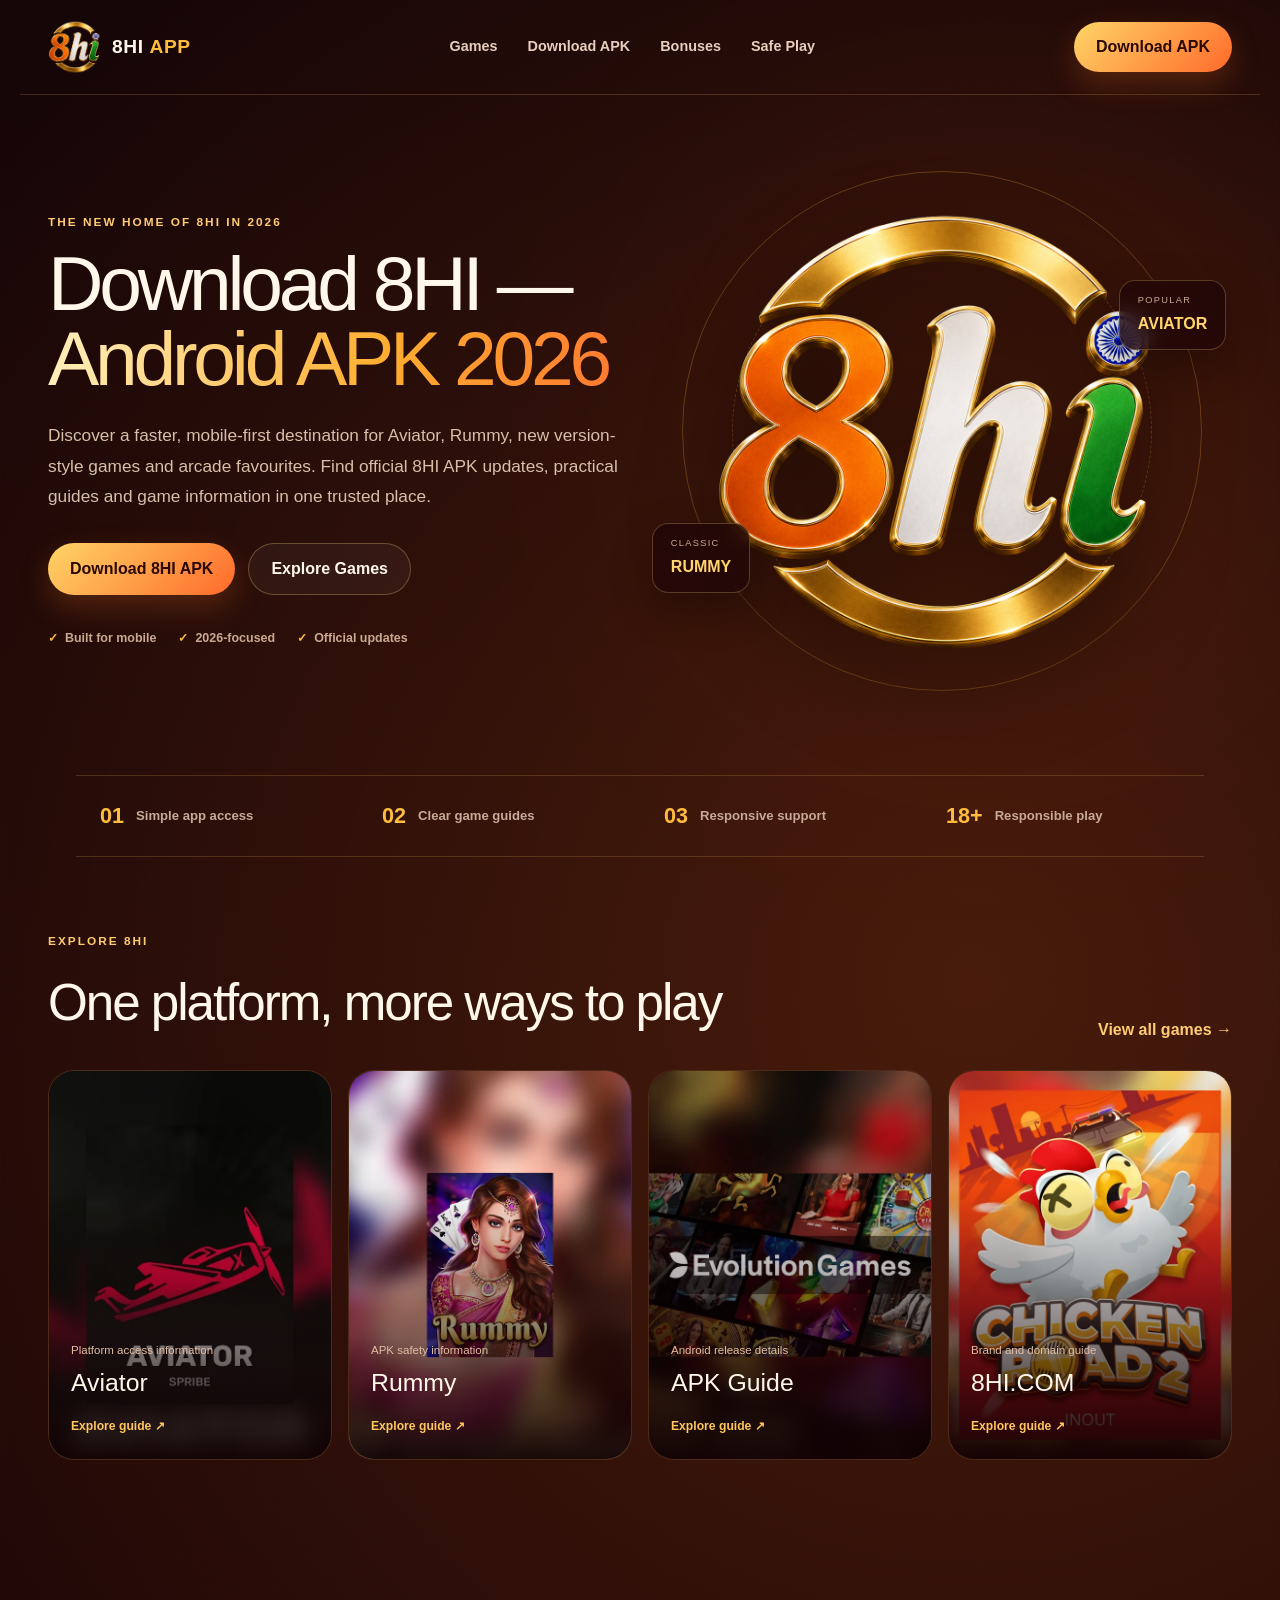
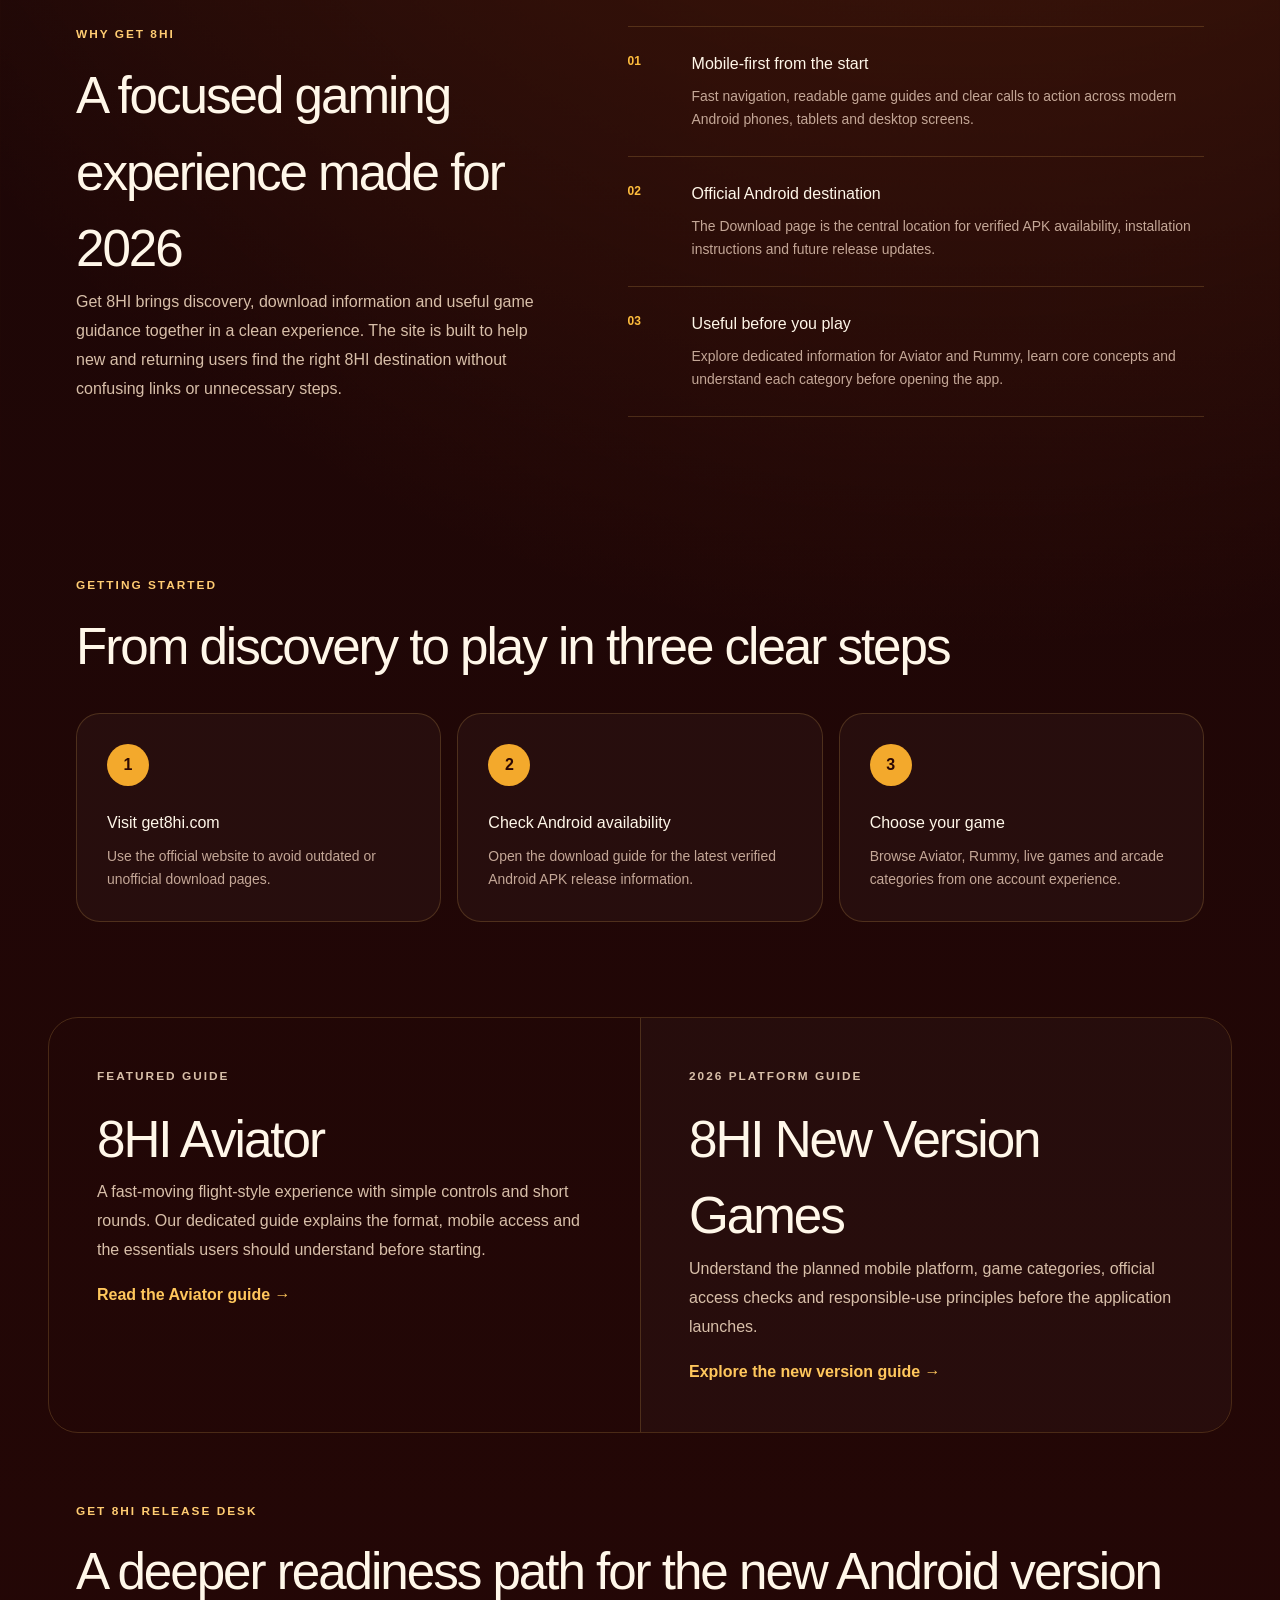
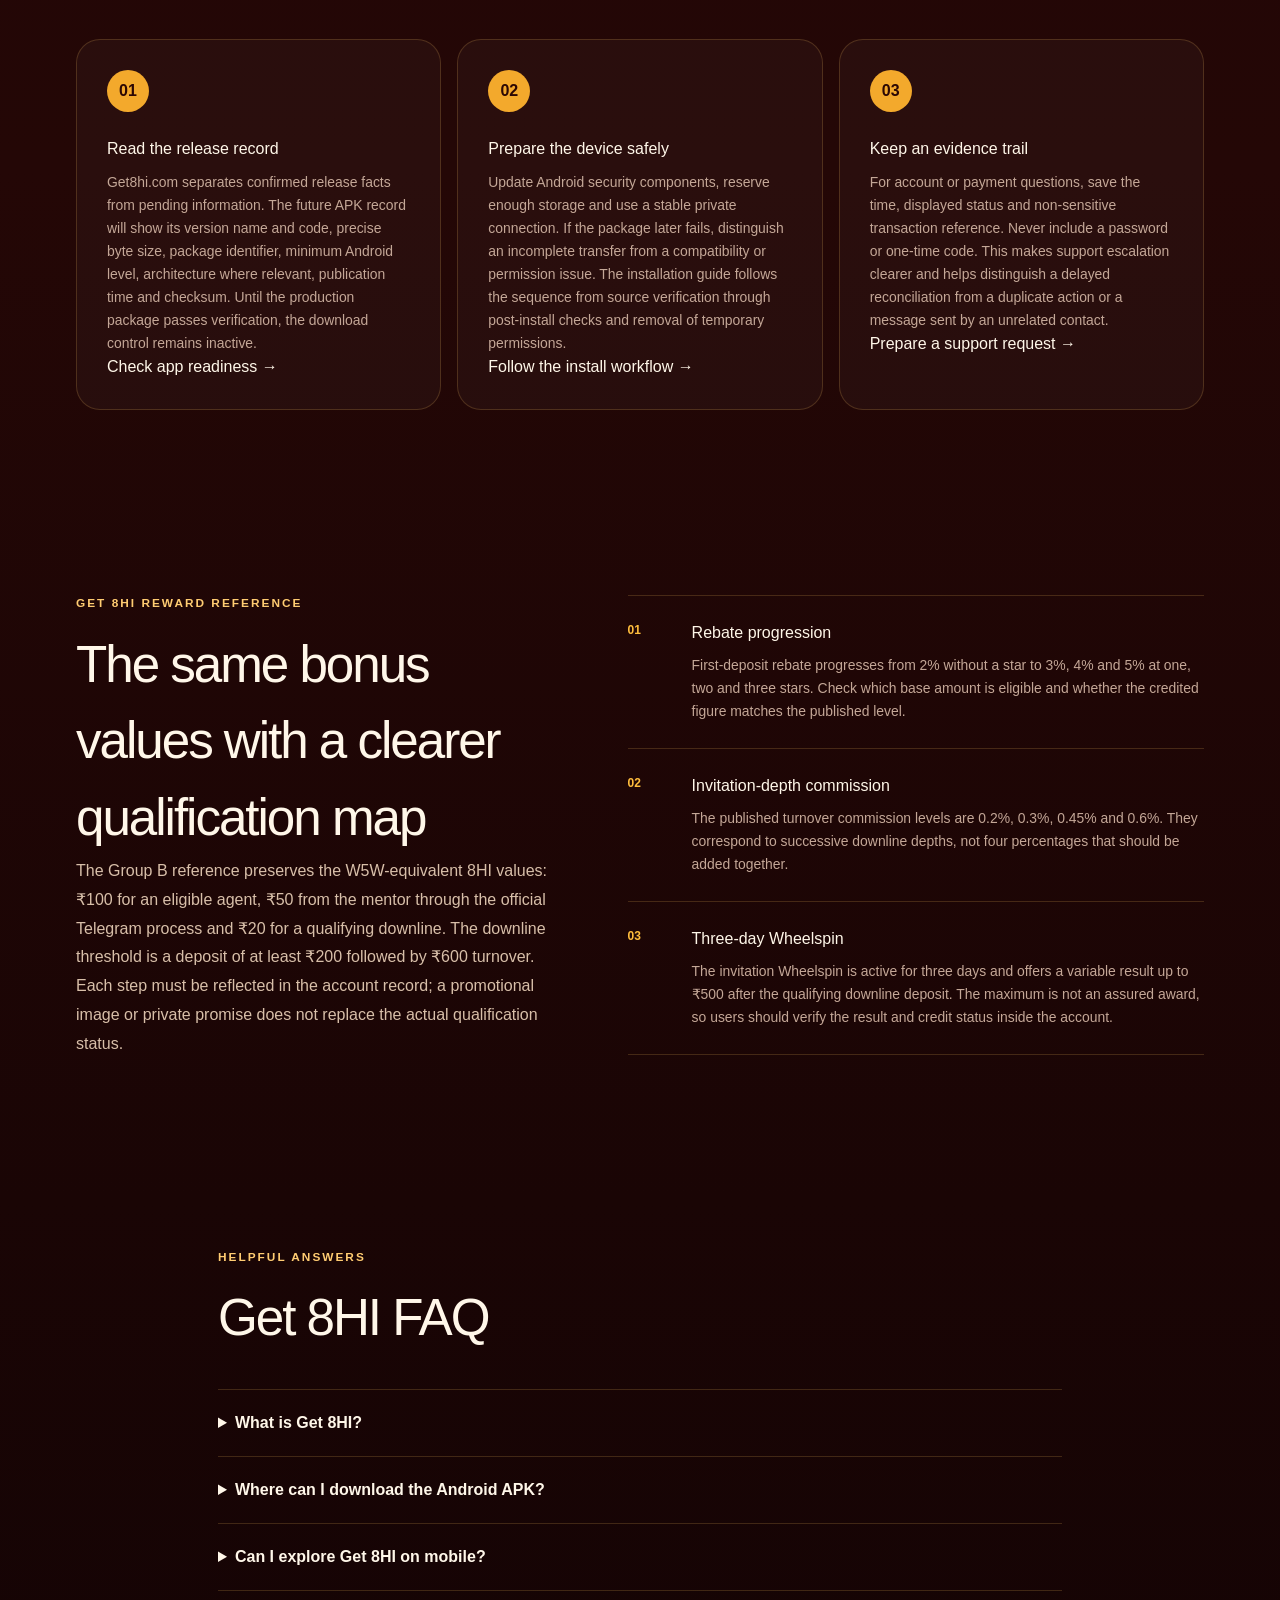
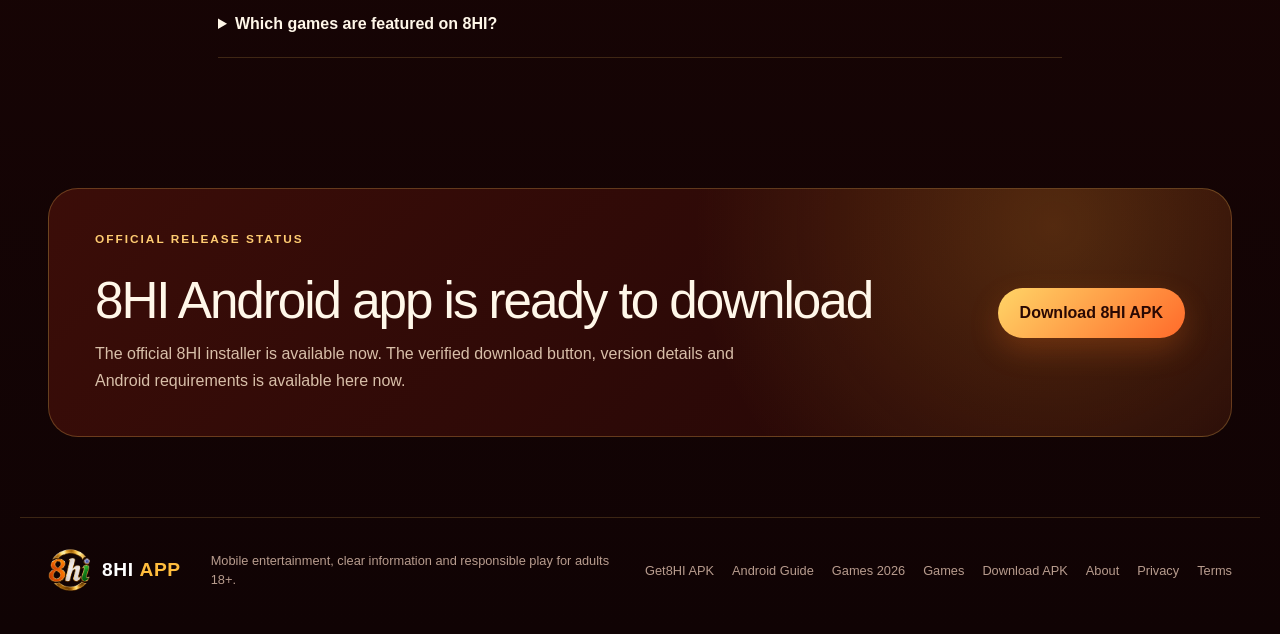
<file: index.html>
<!DOCTYPE html><html lang="en-IN"><head><meta charSet="utf-8"/><meta name="viewport" content="width=device-width, initial-scale=1"/><link rel="preload" href="/assets/8hi-mark.png" as="image"/><link rel="preload" href="/assets/game-aviator.webp" as="image"/><link rel="preload" href="/assets/game-rummy.webp" as="image"/><link rel="preload" href="/assets/game-live.webp" as="image"/><link rel="preload" href="/assets/game-arcade.webp" as="image"/><link rel="stylesheet" href="/_next/static/css/index.BDRPgdrS.css" data-rsc-css-href="/_next/static/css/index.BDRPgdrS.css" data-precedence="vite-rsc/importer-resources"/><link rel="modulepreload" fetchPriority="low" href="/_next/static/chunks/index-BGcl1kzL.js"/><link rel="modulepreload" href="/_next/static/chunks/layout-segment-context-BZ0ORpr4.js" crossorigin=""/><title>8HI Download 2026 | Download 8HI APK for Android</title><meta name="description" content="Find verified 8HI APK release information, Android access guidance and mobile game explainers for adult users in 2026."/><meta name="application-name" content="Get 8HI"/><meta name="creator" content="Get 8HI"/><meta name="publisher" content="Get 8HI"/><meta name="format-detection" content="telephone=no, address=no, email=no"/><meta name="category" content="entertainment"/><meta name="robots" content="index, follow"/><meta name="googlebot" content="index, follow, max-image-preview:large, max-snippet:-1, max-video-preview:-1"/><meta property="og:title" content="Get 8HI — Android Release &amp; Access Guide"/><meta property="og:description" content="A clear starting point for verified 8HI Android release information."/><meta property="og:url" content="https://get8hi.com"/><meta property="og:site_name" content="Get 8HI"/><meta property="og:type" content="website"/><meta property="og:locale" content="en_IN"/><meta property="og:image" content="https://get8hi.com/og.png"/><meta property="og:image:width" content="1200"/><meta property="og:image:height" content="630"/><meta property="og:image:alt" content="Get 8HI Android release guide"/><meta name="twitter:card" content="summary_large_image"/><meta name="twitter:title" content="Get 8HI — Play Brighter"/><meta name="twitter:description" content="Explore games and official 8HI APK download updates."/><meta name="twitter:image" content="https://get8hi.com/og.png"/><link rel="shortcut icon" href="/favicon.ico"/><link rel="icon" href="/icon-48.png" sizes="48x48" type="image/png"/><link rel="icon" href="/icon.png" sizes="96x96" type="image/png"/><link rel="icon" href="/icon-192.png" sizes="192x192" type="image/png"/><link rel="icon" href="/favicon.ico" sizes="48x48" type="image/x-icon"/><link rel="apple-touch-icon" href="/icon-192.png" sizes="192x192" type="image/png"/><link rel="manifest" href="/manifest.webmanifest"/><link rel="canonical" href="https://get8hi.com"/><link rel="modulepreload" href="/_next/static/chunks/index-BGcl1kzL.js" />
<script type="application/ld+json">{"@context":"https://schema.org","@type":"SoftwareApplication","@id":"https://get8hi.com/#android-app","name":"8HI Download","alternateName":["Download 8HI","Get 8HI","8HI APK Download"],"description":"Download 8HI APK for Android with the current 2026 installer, installation steps and official download guidance.","url":"https://get8hi.com/","downloadUrl":"https://cocosapk.arkbotita85.com/apk/DNjfxApS/1750/8HI_1750_1773.apk","operatingSystem":"Android","applicationCategory":"EntertainmentApplication","image":"https://get8hi.com/icon-512.png","inLanguage":"en-IN","offers":{"@type":"Offer","price":"0","priceCurrency":"INR"}}</script></head><body><script type="application/ld+json">{"@context":"https://schema.org","@graph":[{"@type":"WebSite","@id":"https://get8hi.com/#website","name":"Get 8HI","alternateName":["8HI","Get 8HI"],"url":"https://get8hi.com/","inLanguage":"en-IN","publisher":{"@id":"https://get8hi.com/#organization"}},{"@type":"Organization","@id":"https://get8hi.com/#organization","name":"Get 8HI","url":"https://get8hi.com/","logo":{"@type":"ImageObject","url":"https://get8hi.com/icon-512.png","width":512,"height":512}}]}</script><main><a class="skip-link" href="#main-content">Skip to content</a><script type="application/ld+json">{"@context":"https://schema.org","@type":"FAQPage","mainEntity":[{"@type":"Question","name":"What is Get 8HI?","acceptedAnswer":{"@type":"Answer","text":"Get 8HI is a mobile-first entertainment platform for players in 2026, bringing popular game categories, guides and official app information into one clear destination."}},{"@type":"Question","name":"Where can I download the Android APK?","acceptedAnswer":{"@type":"Answer","text":"The official 8HI Android APK is available now. The Download page now provides the file, version, size and security details."}},{"@type":"Question","name":"Can I explore Get 8HI on mobile?","acceptedAnswer":{"@type":"Answer","text":"Yes. Every page is designed for smartphones first and also adapts to tablets and desktop screens."}},{"@type":"Question","name":"Which games are featured on 8HI?","acceptedAnswer":{"@type":"Answer","text":"The platform highlights Aviator, Rummy, live-table experiences and quick arcade-style games. Availability may vary when the official app launches."}}]}</script><header class="site-header"><a href="/" class="brand" aria-label="Get 8HI home"><img src="/assets/8hi-mark.png" alt="Get 8HI" width="54" height="54"/><span>8HI <b>APP</b></span></a><nav aria-label="Main navigation"><a href="#games">Games</a><a href="/8hi-app">Download APK</a><a href="/8hi-payment-guide">Bonuses</a><a href="/responsible-gaming">Safe Play</a></nav><a class="nav-cta" href="/8hi-app">Download APK</a></header><section class="hero" id="main-content"><div class="hero-glow"></div><div class="hero-copy"><p class="eyebrow">The new home of 8HI in 2026</p><h1>Download 8HI — <span>Android APK 2026</span></h1><p class="hero-text">Discover a faster, mobile-first destination for Aviator, Rummy, new version-style games and arcade favourites. Find official 8HI APK updates, practical guides and game information in one trusted place.</p><div class="hero-actions"><a class="primary-button" href="/8hi-app">Download 8HI APK</a><a class="secondary-button" href="#games">Explore Games</a></div><div class="trust-row" aria-label="Platform highlights"><span>Built for mobile</span><span>2026-focused</span><span>Official updates</span></div></div><div class="hero-visual"><div class="brand-orbit orbit-one"></div><div class="brand-orbit orbit-two"></div><div class="logo-stage"><img src="/assets/8hi-mark.png" alt="8HI 2026 gaming app logo" width="520" height="520"/></div><div class="floating-card card-a"><small>POPULAR</small><strong>AVIATOR</strong></div><div class="floating-card card-b"><small>CLASSIC</small><strong>RUMMY</strong></div></div></section><section class="proof-strip" aria-label="8HI platform features"><div><strong>01</strong><span>Simple app access</span></div><div><strong>02</strong><span>Clear game guides</span></div><div><strong>03</strong><span>Responsive support</span></div><div><strong>18+</strong><span>Responsible play</span></div></section><section class="game-section" id="games"><div class="section-heading"><div><p class="eyebrow">Explore 8HI</p><h2>One platform, more ways to play</h2></div><a href="/8hi-com">View all games →</a></div><div class="visual-game-grid"><a class="visual-game-card" href="/partner"><img src="/assets/game-aviator.webp" alt="Aviator on Get 8HI 2026" width="620" height="620"/><span class="game-shade"></span><div><p>Platform access information</p><h3>Aviator</h3><b>Explore guide ↗</b></div></a><a class="visual-game-card" href="/apk-safety"><img src="/assets/game-rummy.webp" alt="Rummy on Get 8HI 2026" width="620" height="620"/><span class="game-shade"></span><div><p>APK safety information</p><h3>Rummy</h3><b>Explore guide ↗</b></div></a><a class="visual-game-card" href="/8hi-app"><img src="/assets/game-live.webp" alt="APK Guide on Get 8HI 2026" width="620" height="620"/><span class="game-shade"></span><div><p>Android release details</p><h3>APK Guide</h3><b>Explore guide ↗</b></div></a><a class="visual-game-card" href="/8hi-com"><img src="/assets/game-arcade.webp" alt="8HI.COM on Get 8HI 2026" width="620" height="620"/><span class="game-shade"></span><div><p>Brand and domain guide</p><h3>8HI.COM</h3><b>Explore guide ↗</b></div></a></div></section><section class="story-section"><div class="story-intro"><p class="eyebrow">Why Get 8HI</p><h2>A focused gaming experience made for 2026</h2><p>Get 8HI brings discovery, download information and useful game guidance together in a clean experience. The site is built to help new and returning users find the right 8HI destination without confusing links or unnecessary steps.</p></div><div class="feature-list"><article><span>01</span><div><h3>Mobile-first from the start</h3><p>Fast navigation, readable game guides and clear calls to action across modern Android phones, tablets and desktop screens.</p></div></article><article><span>02</span><div><h3>Official Android destination</h3><p>The Download page is the central location for verified APK availability, installation instructions and future release updates.</p></div></article><article><span>03</span><div><h3>Useful before you play</h3><p>Explore dedicated information for Aviator and Rummy, learn core concepts and understand each category before opening the app.</p></div></article></div></section><section class="guide-section"><div class="section-heading"><div><p class="eyebrow">Getting started</p><h2>From discovery to play in three clear steps</h2></div></div><div class="step-grid"><article><b>1</b><h3>Visit get8hi.com</h3><p>Use the official website to avoid outdated or unofficial download pages.</p></article><article><b>2</b><h3>Check Android availability</h3><p>Open the download guide for the latest verified Android APK release information.</p></article><article><b>3</b><h3>Choose your game</h3><p>Browse Aviator, Rummy, live games and arcade categories from one account experience.</p></article></div></section><section class="seo-split"><div><p class="eyebrow">Featured guide</p><h2>8HI Aviator</h2><p>A fast-moving flight-style experience with simple controls and short rounds. Our dedicated guide explains the format, mobile access and the essentials users should understand before starting.</p><a href="/partner">Read the Aviator guide →</a></div><div><p class="eyebrow">2026 platform guide</p><h2>8HI New Version Games</h2><p>Understand the planned mobile platform, game categories, official access checks and responsible-use principles before the application launches.</p><a href="/8hi-com-apk">Explore the new version guide →</a></div></section><section class="guide-section" id="release-readiness"><div class="section-heading"><div><p class="eyebrow">Get 8HI release desk</p><h2>A deeper readiness path for the new Android version</h2></div></div><div class="step-grid"><article><b>01</b><h3>Read the release record</h3><p>Get8hi.com separates confirmed release facts from pending information. The future APK record will show its version name and code, precise byte size, package identifier, minimum Android level, architecture where relevant, publication time and checksum. Until the production package passes verification, the download control remains inactive.</p><a href="/8hi-app">Check app readiness →</a></article><article><b>02</b><h3>Prepare the device safely</h3><p>Update Android security components, reserve enough storage and use a stable private connection. If the package later fails, distinguish an incomplete transfer from a compatibility or permission issue. The installation guide follows the sequence from source verification through post-install checks and removal of temporary permissions.</p><a href="/8hi-apk-install">Follow the install workflow →</a></article><article><b>03</b><h3>Keep an evidence trail</h3><p>For account or payment questions, save the time, displayed status and non-sensitive transaction reference. Never include a password or one-time code. This makes support escalation clearer and helps distinguish a delayed reconciliation from a duplicate action or a message sent by an unrelated contact.</p><a href="/support">Prepare a support request →</a></article></div></section><section class="story-section"><div class="story-intro"><p class="eyebrow">Get 8HI reward reference</p><h2>The same bonus values with a clearer qualification map</h2><p>The Group B reference preserves the W5W-equivalent 8HI values: ₹100 for an eligible agent, ₹50 from the mentor through the official Telegram process and ₹20 for a qualifying downline. The downline threshold is a deposit of at least ₹200 followed by ₹600 turnover. Each step must be reflected in the account record; a promotional image or private promise does not replace the actual qualification status.</p></div><div class="feature-list"><article><span>01</span><div><h3>Rebate progression</h3><p>First-deposit rebate progresses from 2% without a star to 3%, 4% and 5% at one, two and three stars. Check which base amount is eligible and whether the credited figure matches the published level.</p></div></article><article><span>02</span><div><h3>Invitation-depth commission</h3><p>The published turnover commission levels are 0.2%, 0.3%, 0.45% and 0.6%. They correspond to successive downline depths, not four percentages that should be added together.</p></div></article><article><span>03</span><div><h3>Three-day Wheelspin</h3><p>The invitation Wheelspin is active for three days and offers a variable result up to ₹500 after the qualifying downline deposit. The maximum is not an assured award, so users should verify the result and credit status inside the account.</p></div></article></div></section><section class="faq-home"><p class="eyebrow">Helpful answers</p><h2>Get 8HI FAQ</h2><div><details><summary>What is Get 8HI?</summary><p>Get 8HI is a mobile-first entertainment platform for players in 2026, bringing popular game categories, guides and official app information into one clear destination.</p></details><details><summary>Where can I download the Android APK?</summary><p>The official 8HI Android APK is available now. The Download page now provides the file, version, size and security details.</p></details><details><summary>Can I explore Get 8HI on mobile?</summary><p>Yes. Every page is designed for smartphones first and also adapts to tablets and desktop screens.</p></details><details><summary>Which games are featured on 8HI?</summary><p>The platform highlights Aviator, Rummy, live-table experiences and quick arcade-style games. Availability may vary when the official app launches.</p></details></div></section><section class="download-band"><div><p class="eyebrow">Official release status</p><h2>8HI Android app is ready to download</h2><p>The official 8HI installer is available now. The verified download button, version details and Android requirements is available here now.</p></div><a class="primary-button" href="/8hi-app">Download 8HI APK</a></section><footer><div class="brand footer-brand"><img src="/assets/8hi-mark.png" alt="" width="44" height="44"/><span>8HI <b>APP</b></span></div><p>Mobile entertainment, clear information and responsible play for adults 18+.</p><div class="footer-links"><a href="/8hi-app">Get8HI APK</a><a href="/8hi-login">Android Guide</a><a href="/8hi-login">Games 2026</a><a href="/8hi-com">Games</a><a href="/8hi-app">Download APK</a><a href="/about">About</a><a href="/privacy">Privacy</a><a href="/terms">Terms</a></div></footer></main><script src="/download-ready.js" defer></script></body></html>
</file>
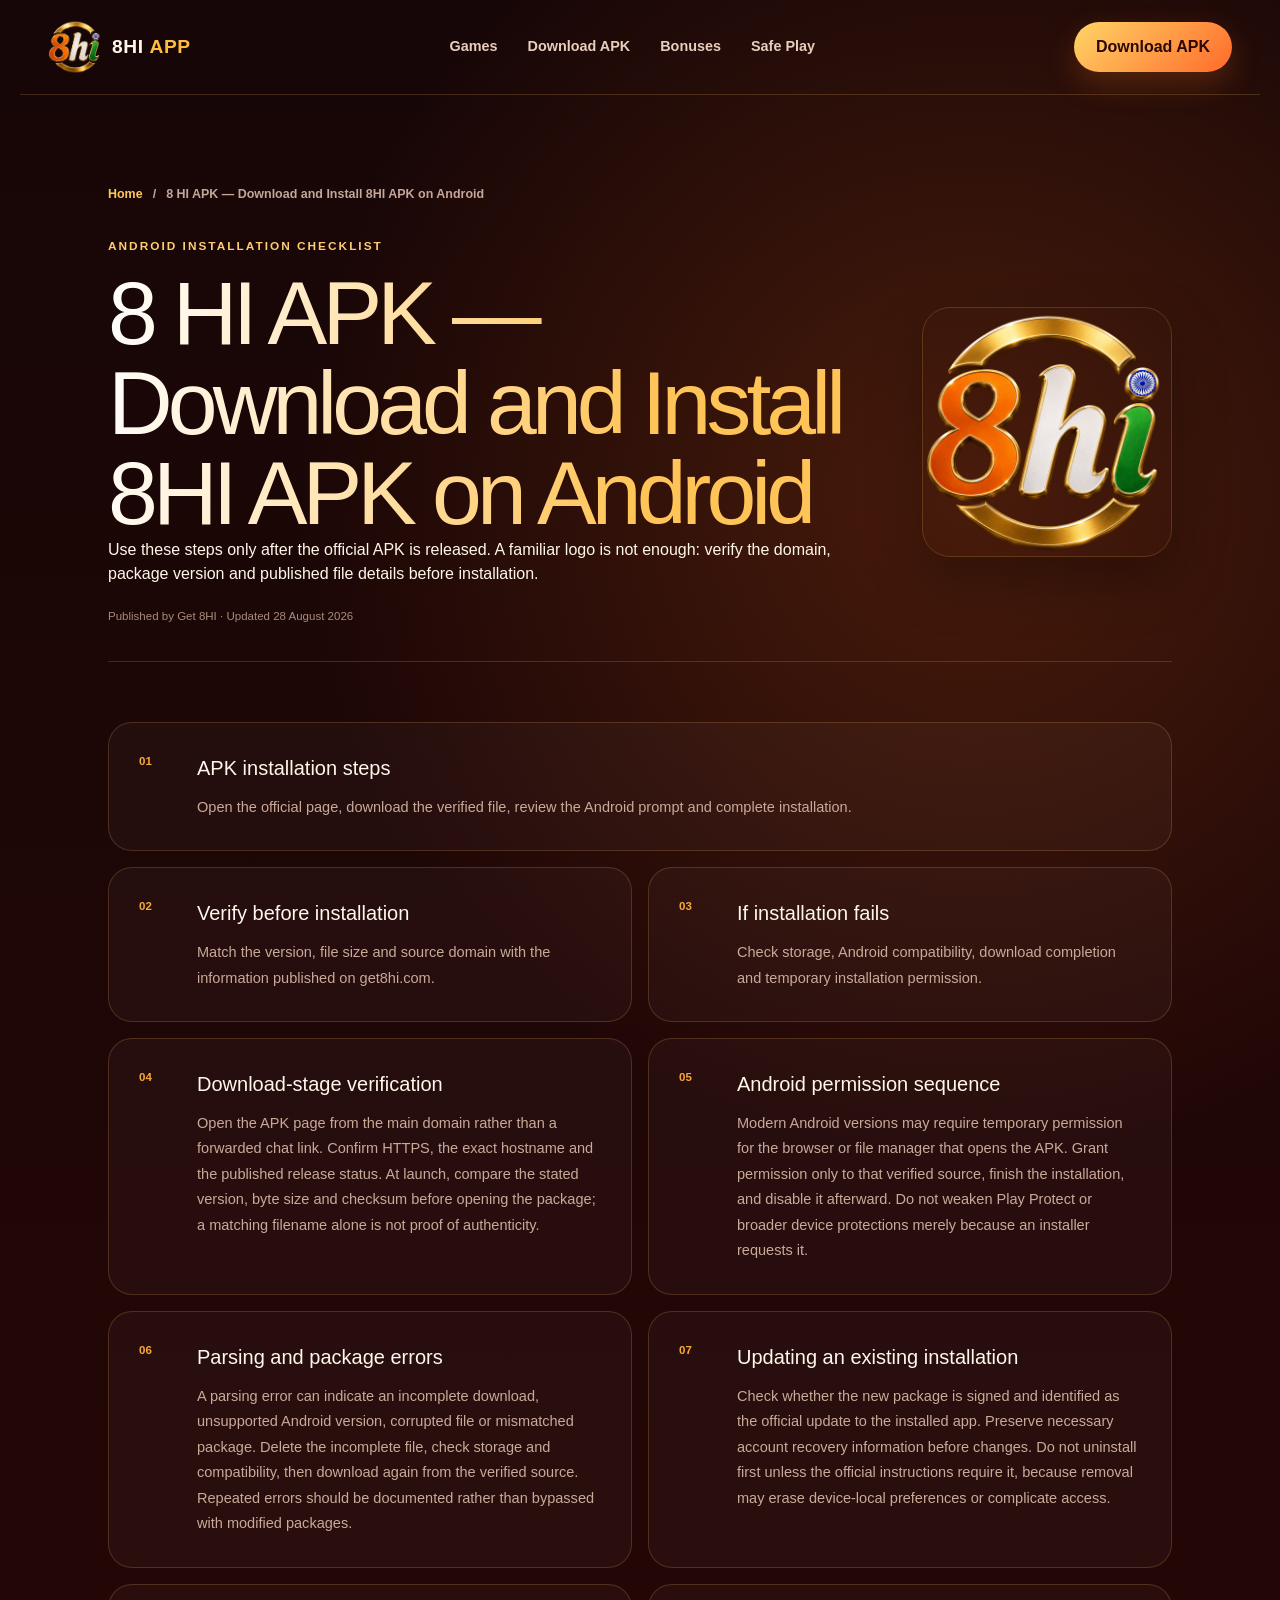
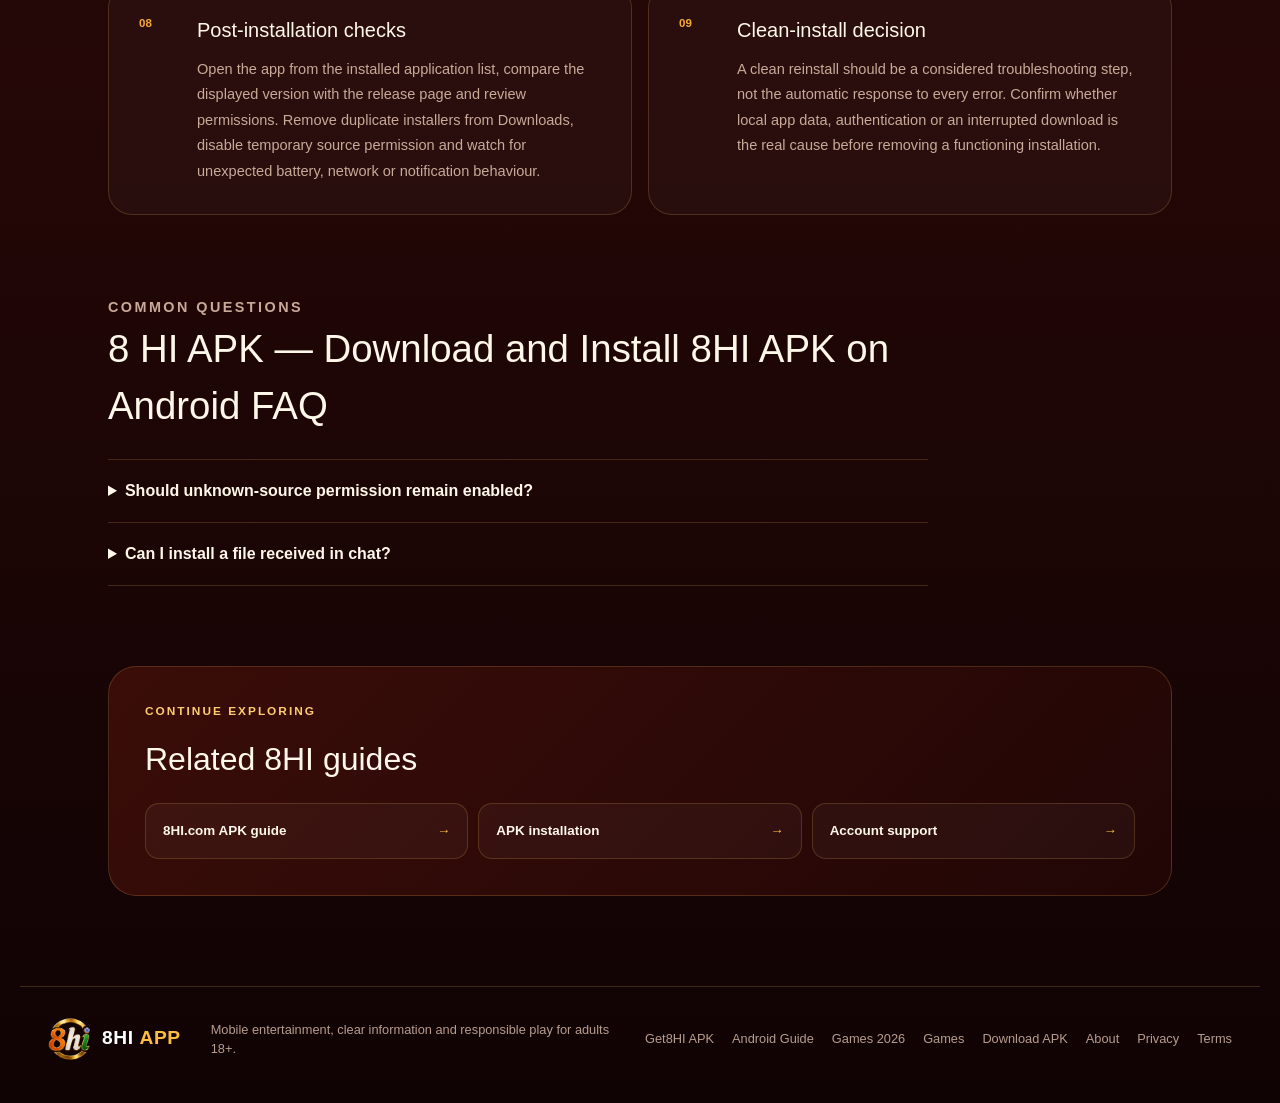
<file: 8hi-apk-install/index.html>
<!DOCTYPE html><html lang="en-IN"><head><meta charSet="utf-8"/><meta name="viewport" content="width=device-width, initial-scale=1"/><link rel="preload" href="/assets/8hi-mark.png" as="image"/><link rel="preload" href="/icon-512.png" as="image"/><link rel="stylesheet" href="/_next/static/css/index.BDRPgdrS.css" data-rsc-css-href="/_next/static/css/index.BDRPgdrS.css" data-precedence="vite-rsc/importer-resources"/><link rel="modulepreload" fetchPriority="low" href="/_next/static/chunks/index-BGcl1kzL.js"/><link rel="modulepreload" href="/_next/static/chunks/layout-segment-context-BZ0ORpr4.js" crossorigin=""/><link rel="modulepreload" href="/_next/static/chunks/index-BGcl1kzL.js" />
</head><body><script type="application/ld+json">{"@context":"https://schema.org","@graph":[{"@type":"WebSite","@id":"https://get8hi.com/#website","name":"Get 8HI","alternateName":["8HI","Get 8HI"],"url":"https://get8hi.com/","inLanguage":"en-IN","publisher":{"@id":"https://get8hi.com/#organization"}},{"@type":"Organization","@id":"https://get8hi.com/#organization","name":"Get 8HI","url":"https://get8hi.com/","logo":{"@type":"ImageObject","url":"https://get8hi.com/icon-512.png","width":512,"height":512}}]}</script><main><a class="skip-link" href="#main-content">Skip to content</a><script type="application/ld+json">[{"@context":"https://schema.org","@type":"BreadcrumbList","itemListElement":[{"@type":"ListItem","position":1,"name":"Get 8HI","item":"https://get8hi.com/"},{"@type":"ListItem","position":2,"name":"8 HI APK — Download and Install 8HI APK on Android","item":"https://get8hi.com/8hi-apk-install"}]},{"@context":"https://schema.org","@type":"WebPage","name":"8 HI APK — Download and Install 8HI APK on Android","description":"Learn how to download, verify, install and update the 8HI APK on Android, including permissions and troubleshooting.","url":"https://get8hi.com/8hi-apk-install","datePublished":"2026-08-31","dateModified":"2026-08-31","publisher":{"@type":"Organization","name":"Get 8HI","url":"https://get8hi.com/"}},{"@context":"https://schema.org","@type":"FAQPage","mainEntity":[{"@type":"Question","name":"Should unknown-source permission remain enabled?","acceptedAnswer":{"@type":"Answer","text":"No. Disable temporary permission after the verified installation."}},{"@type":"Question","name":"Can I install a file received in chat?","acceptedAnswer":{"@type":"Answer","text":"No. Use only the official download route."}}]}]</script><header class="site-header"><a href="/" class="brand" aria-label="Get 8HI home"><img src="/assets/8hi-mark.png" alt="Get 8HI" width="54" height="54"/><span>8HI <b>APP</b></span></a><nav aria-label="Main navigation"><a href="/8hi-com">Games</a><a href="/8hi-app">Download APK</a><a href="/8hi-payment-guide">Bonuses</a><a href="/responsible-gaming">Safe Play</a></nav><a class="nav-cta" href="/8hi-app">Download APK</a></header><article class="content-shell" id="main-content"><nav class="breadcrumbs" aria-label="Breadcrumb"><a href="/">Home</a><span aria-hidden="true">/</span><span>8 HI APK — Download and Install 8HI APK on Android</span></nav><div class="content-hero with-image"><div><p class="eyebrow">Android installation checklist</p><h1>8 HI APK — Download and Install 8HI APK on Android</h1><p>Use these steps only after the official APK is released. A familiar logo is not enough: verify the domain, package version and published file details before installation.</p><small>Published by Get 8HI · Updated 28 August 2026</small></div><img src="/icon-512.png" alt="8 HI APK — Download and Install 8HI APK on Android" width="420" height="420"/></div><div class="rich-article-grid"><section><span>01</span><div><h2>APK installation steps</h2><p>Open the official page, download the verified file, review the Android prompt and complete installation.</p></div></section><section><span>02</span><div><h2>Verify before installation</h2><p>Match the version, file size and source domain with the information published on get8hi.com.</p></div></section><section><span>03</span><div><h2>If installation fails</h2><p>Check storage, Android compatibility, download completion and temporary installation permission.</p></div></section><section><span>04</span><div><h2>Download-stage verification</h2><p>Open the APK page from the main domain rather than a forwarded chat link. Confirm HTTPS, the exact hostname and the published release status. At launch, compare the stated version, byte size and checksum before opening the package; a matching filename alone is not proof of authenticity.</p></div></section><section><span>05</span><div><h2>Android permission sequence</h2><p>Modern Android versions may require temporary permission for the browser or file manager that opens the APK. Grant permission only to that verified source, finish the installation, and disable it afterward. Do not weaken Play Protect or broader device protections merely because an installer requests it.</p></div></section><section><span>06</span><div><h2>Parsing and package errors</h2><p>A parsing error can indicate an incomplete download, unsupported Android version, corrupted file or mismatched package. Delete the incomplete file, check storage and compatibility, then download again from the verified source. Repeated errors should be documented rather than bypassed with modified packages.</p></div></section><section><span>07</span><div><h2>Updating an existing installation</h2><p>Check whether the new package is signed and identified as the official update to the installed app. Preserve necessary account recovery information before changes. Do not uninstall first unless the official instructions require it, because removal may erase device-local preferences or complicate access.</p></div></section><section><span>08</span><div><h2>Post-installation checks</h2><p>Open the app from the installed application list, compare the displayed version with the release page and review permissions. Remove duplicate installers from Downloads, disable temporary source permission and watch for unexpected battery, network or notification behaviour.</p></div></section><section><span>09</span><div><h2>Clean-install decision</h2><p>A clean reinstall should be a considered troubleshooting step, not the automatic response to every error. Confirm whether local app data, authentication or an interrupted download is the real cause before removing a functioning installation.</p></div></section></div><section class="faq"><p class="eyebrow">Common questions</p><h2>8 HI APK — Download and Install 8HI APK on Android<!-- --> FAQ</h2><details><summary>Should unknown-source permission remain enabled?</summary><p>No. Disable temporary permission after the verified installation.</p></details><details><summary>Can I install a file received in chat?</summary><p>No. Use only the official download route.</p></details></section><aside class="related"><p class="eyebrow">Continue exploring</p><h2>Related 8HI guides</h2><div><a href="/8hi-app">8HI.com APK guide<span>→</span></a><a href="/8hi-apk-install">APK installation<span>→</span></a><a href="/support">Account support<span>→</span></a></div></aside></article><footer><div class="brand footer-brand"><img src="/assets/8hi-mark.png" alt="" width="44" height="44"/><span>8HI <b>APP</b></span></div><p>Mobile entertainment, clear information and responsible play for adults 18+.</p><div class="footer-links"><a href="/8hi-app">Get8HI APK</a><a href="/8hi-login">Android Guide</a><a href="/8hi-login">Games 2026</a><a href="/8hi-com">Games</a><a href="/8hi-app">Download APK</a><a href="/about">About</a><a href="/privacy">Privacy</a><a href="/terms">Terms</a></div></footer></main><!--$--><!--/$--><div hidden=""><!--$--><div hidden=""><title>8 HI APK — Download and Install 8HI APK on Android | 8HI.com</title><meta name="description" content="Learn how to download, verify, install and update the 8HI APK on Android, including permissions and troubleshooting."><meta name="application-name" content="Get 8HI"><meta name="creator" content="Get 8HI"><meta name="publisher" content="Get 8HI"><meta name="format-detection" content="telephone=no, address=no, email=no"><meta name="category" content="entertainment"><meta name="robots" content="index, follow"><meta name="googlebot" content="index, follow, max-image-preview:large, max-snippet:-1, max-video-preview:-1"><meta property="og:title" content="8 HI APK — Download and Install 8HI APK on Android"><meta property="og:description" content="Learn how to download, verify, install and update the 8HI APK on Android, including permissions and troubleshooting."><meta property="og:url" content="https://get8hi.com/8hi-apk-install"><meta property="og:type" content="article"><meta property="article:published_time" content="2026-09-07T00:00:00+05:30"><meta property="article:modified_time" content="2026-09-07T00:00:00+05:30"><meta property="article:author" content="Get 8HI"><meta property="og:image" content="https://get8hi.com/icon-512.png"><meta property="og:image:width" content="900"><meta property="og:image:height" content="900"><meta property="og:image:alt" content="8 HI APK — Download and Install 8HI APK on Android"><meta name="twitter:card" content="summary_large_image"><meta name="twitter:title" content="8 HI APK — Download and Install 8HI APK on Android"><meta name="twitter:description" content="Learn how to download, verify, install and update the 8HI APK on Android, including permissions and troubleshooting."><meta name="twitter:image" content="https://get8hi.com/icon-512.png"><link rel="shortcut icon" href="/favicon.ico"><link rel="icon" href="/icon-48.png" type="image/png" sizes="48x48"><link rel="icon" href="/icon.png" type="image/png" sizes="96x96"><link rel="icon" href="/icon-192.png" type="image/png" sizes="192x192"><link rel="icon" href="/favicon.ico" type="image/x-icon" sizes="48x48"><link rel="apple-touch-icon" href="/icon-192.png" type="image/png" sizes="192x192"><link rel="manifest" href="/manifest.webmanifest"><link rel="canonical" href="https://get8hi.com/8hi-apk-install"></div><!--/$--></div><script src="/download-ready.js" defer></script></body></html>
</file>
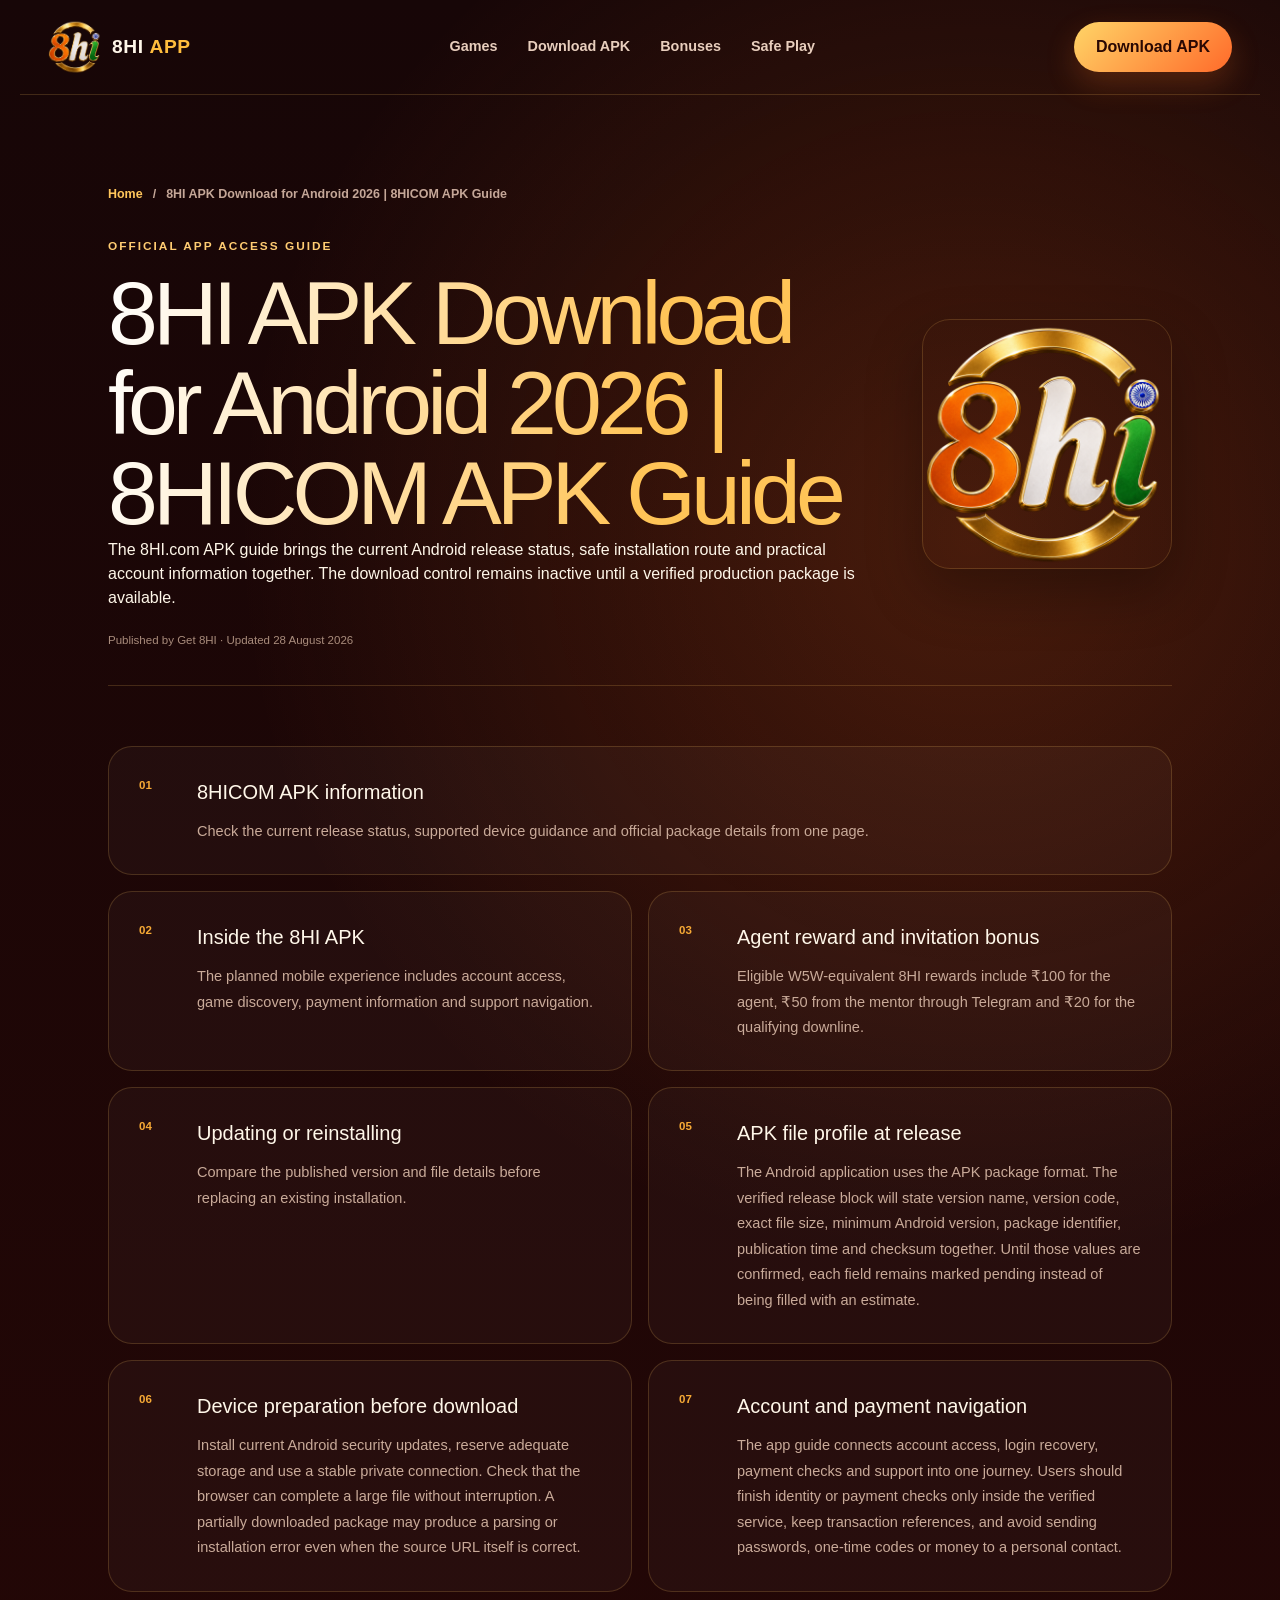
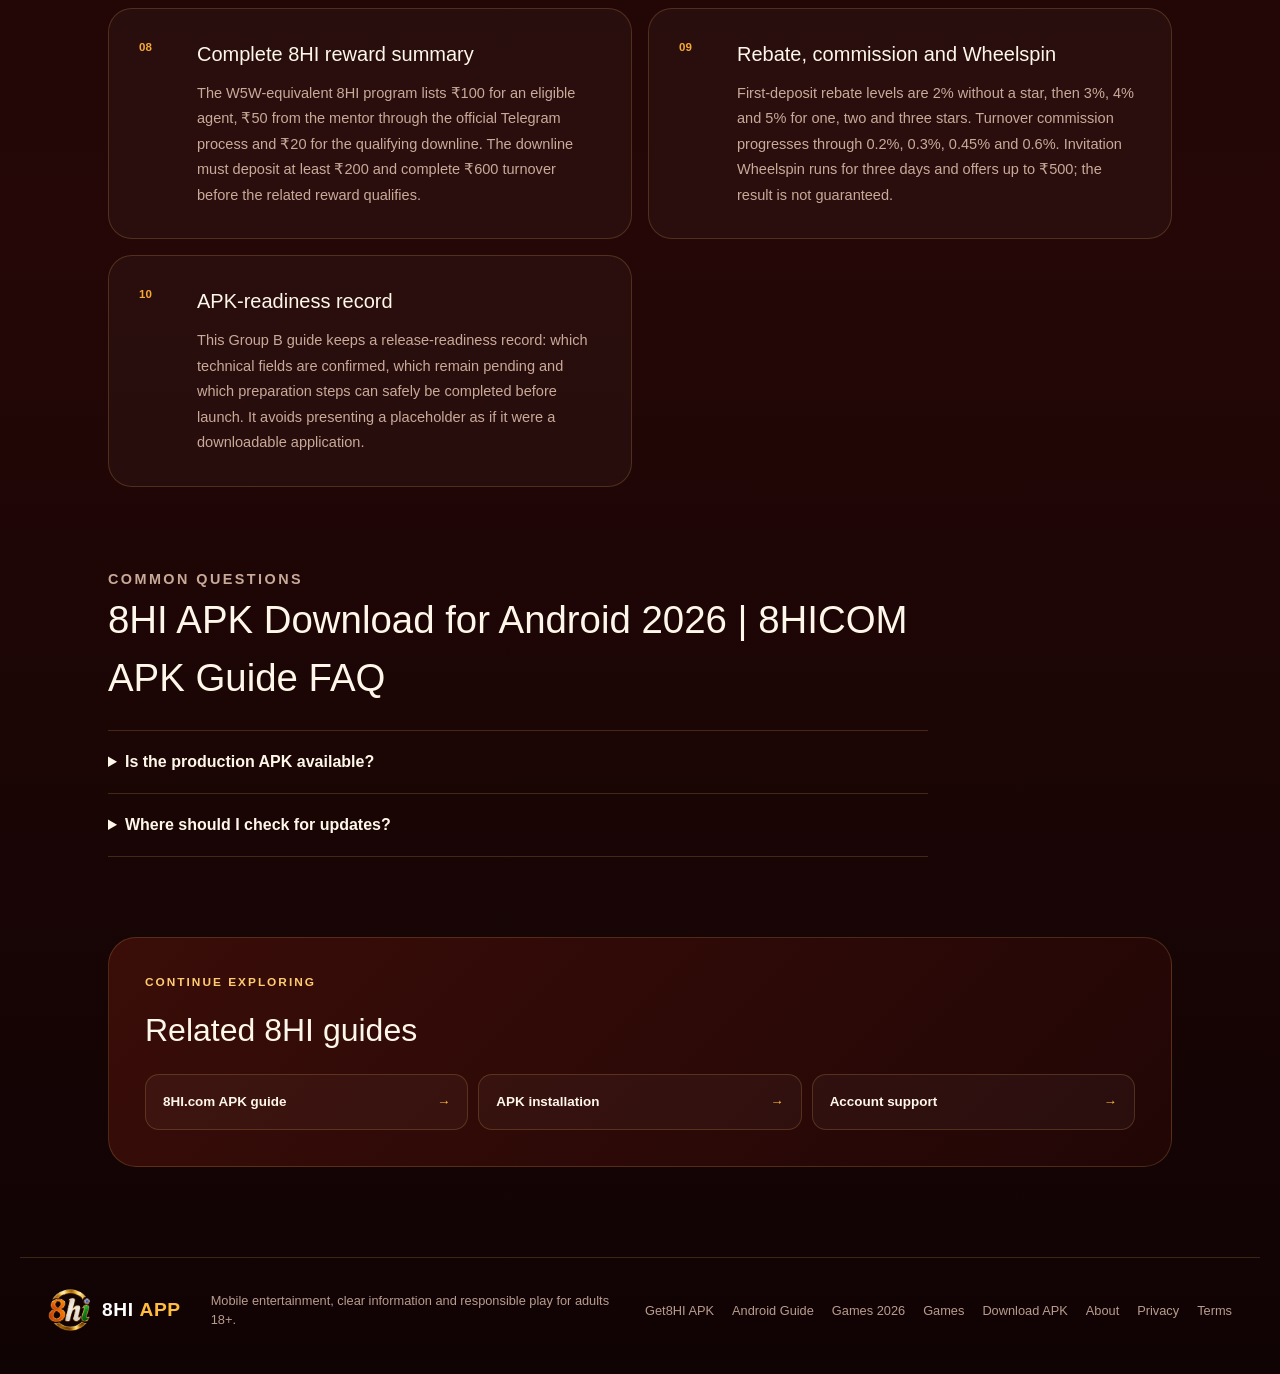
<file: 8hi-app/index.html>
<!DOCTYPE html><html lang="en-IN"><head><meta charSet="utf-8"/><meta name="viewport" content="width=device-width, initial-scale=1"/><link rel="preload" href="/assets/8hi-mark.png" as="image"/><link rel="preload" href="/icon-512.png" as="image"/><link rel="stylesheet" href="/_next/static/css/index.BDRPgdrS.css" data-rsc-css-href="/_next/static/css/index.BDRPgdrS.css" data-precedence="vite-rsc/importer-resources"/><link rel="modulepreload" fetchPriority="low" href="/_next/static/chunks/index-BGcl1kzL.js"/><link rel="modulepreload" href="/_next/static/chunks/layout-segment-context-BZ0ORpr4.js" crossorigin=""/><link rel="modulepreload" href="/_next/static/chunks/index-BGcl1kzL.js" />
</head><body><script type="application/ld+json">{"@context":"https://schema.org","@graph":[{"@type":"WebSite","@id":"https://get8hi.com/#website","name":"Get 8HI","alternateName":["8HI","Get 8HI"],"url":"https://get8hi.com/","inLanguage":"en-IN","publisher":{"@id":"https://get8hi.com/#organization"}},{"@type":"Organization","@id":"https://get8hi.com/#organization","name":"Get 8HI","url":"https://get8hi.com/","logo":{"@type":"ImageObject","url":"https://get8hi.com/icon-512.png","width":512,"height":512}}]}</script><main><a class="skip-link" href="#main-content">Skip to content</a><script type="application/ld+json">[{"@context":"https://schema.org","@type":"BreadcrumbList","itemListElement":[{"@type":"ListItem","position":1,"name":"Get 8HI","item":"https://get8hi.com/"},{"@type":"ListItem","position":2,"name":"8HI APK Download for Android 2026 | 8HICOM APK Guide","item":"https://get8hi.com/8hi-app"}]},{"@context":"https://schema.org","@type":"WebPage","name":"8HI APK Download for Android 2026 | 8HICOM APK Guide","description":"Find 8HI APK download information for Android, APK status, installation guidance, payment details and troubleshooting.","url":"https://get8hi.com/8hi-app","datePublished":"2026-08-31","dateModified":"2026-08-31","publisher":{"@type":"Organization","name":"Get 8HI","url":"https://get8hi.com/"}},{"@context":"https://schema.org","@type":"FAQPage","mainEntity":[{"@type":"Question","name":"Is the production APK available?","acceptedAnswer":{"@type":"Answer","text":"Not yet. The verified button will appear after release approval."}},{"@type":"Question","name":"Where should I check for updates?","acceptedAnswer":{"@type":"Answer","text":"Return to this page or the installation guide."}}]}]</script><header class="site-header"><a href="/" class="brand" aria-label="Get 8HI home"><img src="/assets/8hi-mark.png" alt="Get 8HI" width="54" height="54"/><span>8HI <b>APP</b></span></a><nav aria-label="Main navigation"><a href="/8hi-com">Games</a><a href="/8hi-app">Download APK</a><a href="/8hi-payment-guide">Bonuses</a><a href="/responsible-gaming">Safe Play</a></nav><a class="nav-cta" href="/8hi-app">Download APK</a></header><article class="content-shell" id="main-content"><nav class="breadcrumbs" aria-label="Breadcrumb"><a href="/">Home</a><span aria-hidden="true">/</span><span>8HI APK Download for Android 2026 | 8HICOM APK Guide</span></nav><div class="content-hero with-image"><div><p class="eyebrow">Official app access guide</p><h1>8HI APK Download for Android 2026 | 8HICOM APK Guide</h1><p>The 8HI.com APK guide brings the current Android release status, safe installation route and practical account information together. The download control remains inactive until a verified production package is available.</p><small>Published by Get 8HI · Updated 28 August 2026</small></div><img src="/icon-512.png" alt="8HI APK Download for Android 2026 | 8HICOM APK Guide" width="420" height="420"/></div><div class="rich-article-grid"><section><span>01</span><div><h2>8HICOM APK information</h2><p>Check the current release status, supported device guidance and official package details from one page.</p></div></section><section><span>02</span><div><h2>Inside the 8HI APK</h2><p>The planned mobile experience includes account access, game discovery, payment information and support navigation.</p></div></section><section><span>03</span><div><h2>Agent reward and invitation bonus</h2><p>Eligible W5W-equivalent 8HI rewards include ₹100 for the agent, ₹50 from the mentor through Telegram and ₹20 for the qualifying downline.</p></div></section><section><span>04</span><div><h2>Updating or reinstalling</h2><p>Compare the published version and file details before replacing an existing installation.</p></div></section><section><span>05</span><div><h2>APK file profile at release</h2><p>The Android application uses the APK package format. The verified release block will state version name, version code, exact file size, minimum Android version, package identifier, publication time and checksum together. Until those values are confirmed, each field remains marked pending instead of being filled with an estimate.</p></div></section><section><span>06</span><div><h2>Device preparation before download</h2><p>Install current Android security updates, reserve adequate storage and use a stable private connection. Check that the browser can complete a large file without interruption. A partially downloaded package may produce a parsing or installation error even when the source URL itself is correct.</p></div></section><section><span>07</span><div><h2>Account and payment navigation</h2><p>The app guide connects account access, login recovery, payment checks and support into one journey. Users should finish identity or payment checks only inside the verified service, keep transaction references, and avoid sending passwords, one-time codes or money to a personal contact.</p></div></section><section><span>08</span><div><h2>Complete 8HI reward summary</h2><p>The W5W-equivalent 8HI program lists ₹100 for an eligible agent, ₹50 from the mentor through the official Telegram process and ₹20 for the qualifying downline. The downline must deposit at least ₹200 and complete ₹600 turnover before the related reward qualifies.</p></div></section><section><span>09</span><div><h2>Rebate, commission and Wheelspin</h2><p>First-deposit rebate levels are 2% without a star, then 3%, 4% and 5% for one, two and three stars. Turnover commission progresses through 0.2%, 0.3%, 0.45% and 0.6%. Invitation Wheelspin runs for three days and offers up to ₹500; the result is not guaranteed.</p></div></section><section><span>10</span><div><h2>APK-readiness record</h2><p>This Group B guide keeps a release-readiness record: which technical fields are confirmed, which remain pending and which preparation steps can safely be completed before launch. It avoids presenting a placeholder as if it were a downloadable application.</p></div></section></div><section class="faq"><p class="eyebrow">Common questions</p><h2>8HI APK Download for Android 2026 | 8HICOM APK Guide<!-- --> FAQ</h2><details><summary>Is the production APK available?</summary><p>Not yet. The verified button will appear after release approval.</p></details><details><summary>Where should I check for updates?</summary><p>Return to this page or the installation guide.</p></details></section><aside class="related"><p class="eyebrow">Continue exploring</p><h2>Related 8HI guides</h2><div><a href="/8hi-app">8HI.com APK guide<span>→</span></a><a href="/8hi-apk-install">APK installation<span>→</span></a><a href="/support">Account support<span>→</span></a></div></aside></article><footer><div class="brand footer-brand"><img src="/assets/8hi-mark.png" alt="" width="44" height="44"/><span>8HI <b>APP</b></span></div><p>Mobile entertainment, clear information and responsible play for adults 18+.</p><div class="footer-links"><a href="/8hi-app">Get8HI APK</a><a href="/8hi-login">Android Guide</a><a href="/8hi-login">Games 2026</a><a href="/8hi-com">Games</a><a href="/8hi-app">Download APK</a><a href="/about">About</a><a href="/privacy">Privacy</a><a href="/terms">Terms</a></div></footer></main><!--$--><!--/$--><div hidden=""><!--$--><div hidden=""><title>8HI APK Download for Android 2026 | 8HICOM APK Guide | 8HI.com</title><meta name="description" content="Find 8HI APK download information for Android, APK status, installation guidance, payment details and troubleshooting."><meta name="application-name" content="Get 8HI"><meta name="creator" content="Get 8HI"><meta name="publisher" content="Get 8HI"><meta name="format-detection" content="telephone=no, address=no, email=no"><meta name="category" content="entertainment"><meta name="robots" content="index, follow"><meta name="googlebot" content="index, follow, max-image-preview:large, max-snippet:-1, max-video-preview:-1"><meta property="og:title" content="8HI APK Download for Android 2026 | 8HICOM APK Guide"><meta property="og:description" content="Find 8HI APK download information for Android, APK status, installation guidance, payment details and troubleshooting."><meta property="og:url" content="https://get8hi.com/8hi-app"><meta property="og:type" content="article"><meta property="article:published_time" content="2026-09-07T00:00:00+05:30"><meta property="article:modified_time" content="2026-09-07T00:00:00+05:30"><meta property="article:author" content="Get 8HI"><meta property="og:image" content="https://get8hi.com/icon-512.png"><meta property="og:image:width" content="900"><meta property="og:image:height" content="900"><meta property="og:image:alt" content="8HI APK Download for Android 2026 | 8HICOM APK Guide"><meta name="twitter:card" content="summary_large_image"><meta name="twitter:title" content="8HI APK Download for Android 2026 | 8HICOM APK Guide"><meta name="twitter:description" content="Find 8HI APK download information for Android, APK status, installation guidance, payment details and troubleshooting."><meta name="twitter:image" content="https://get8hi.com/icon-512.png"><link rel="shortcut icon" href="/favicon.ico"><link rel="icon" href="/icon-48.png" type="image/png" sizes="48x48"><link rel="icon" href="/icon.png" type="image/png" sizes="96x96"><link rel="icon" href="/icon-192.png" type="image/png" sizes="192x192"><link rel="icon" href="/favicon.ico" type="image/x-icon" sizes="48x48"><link rel="apple-touch-icon" href="/icon-192.png" type="image/png" sizes="192x192"><link rel="manifest" href="/manifest.webmanifest"><link rel="canonical" href="https://get8hi.com/8hi-app"></div><!--/$--></div><script src="/download-ready.js" defer></script></body></html>
</file>
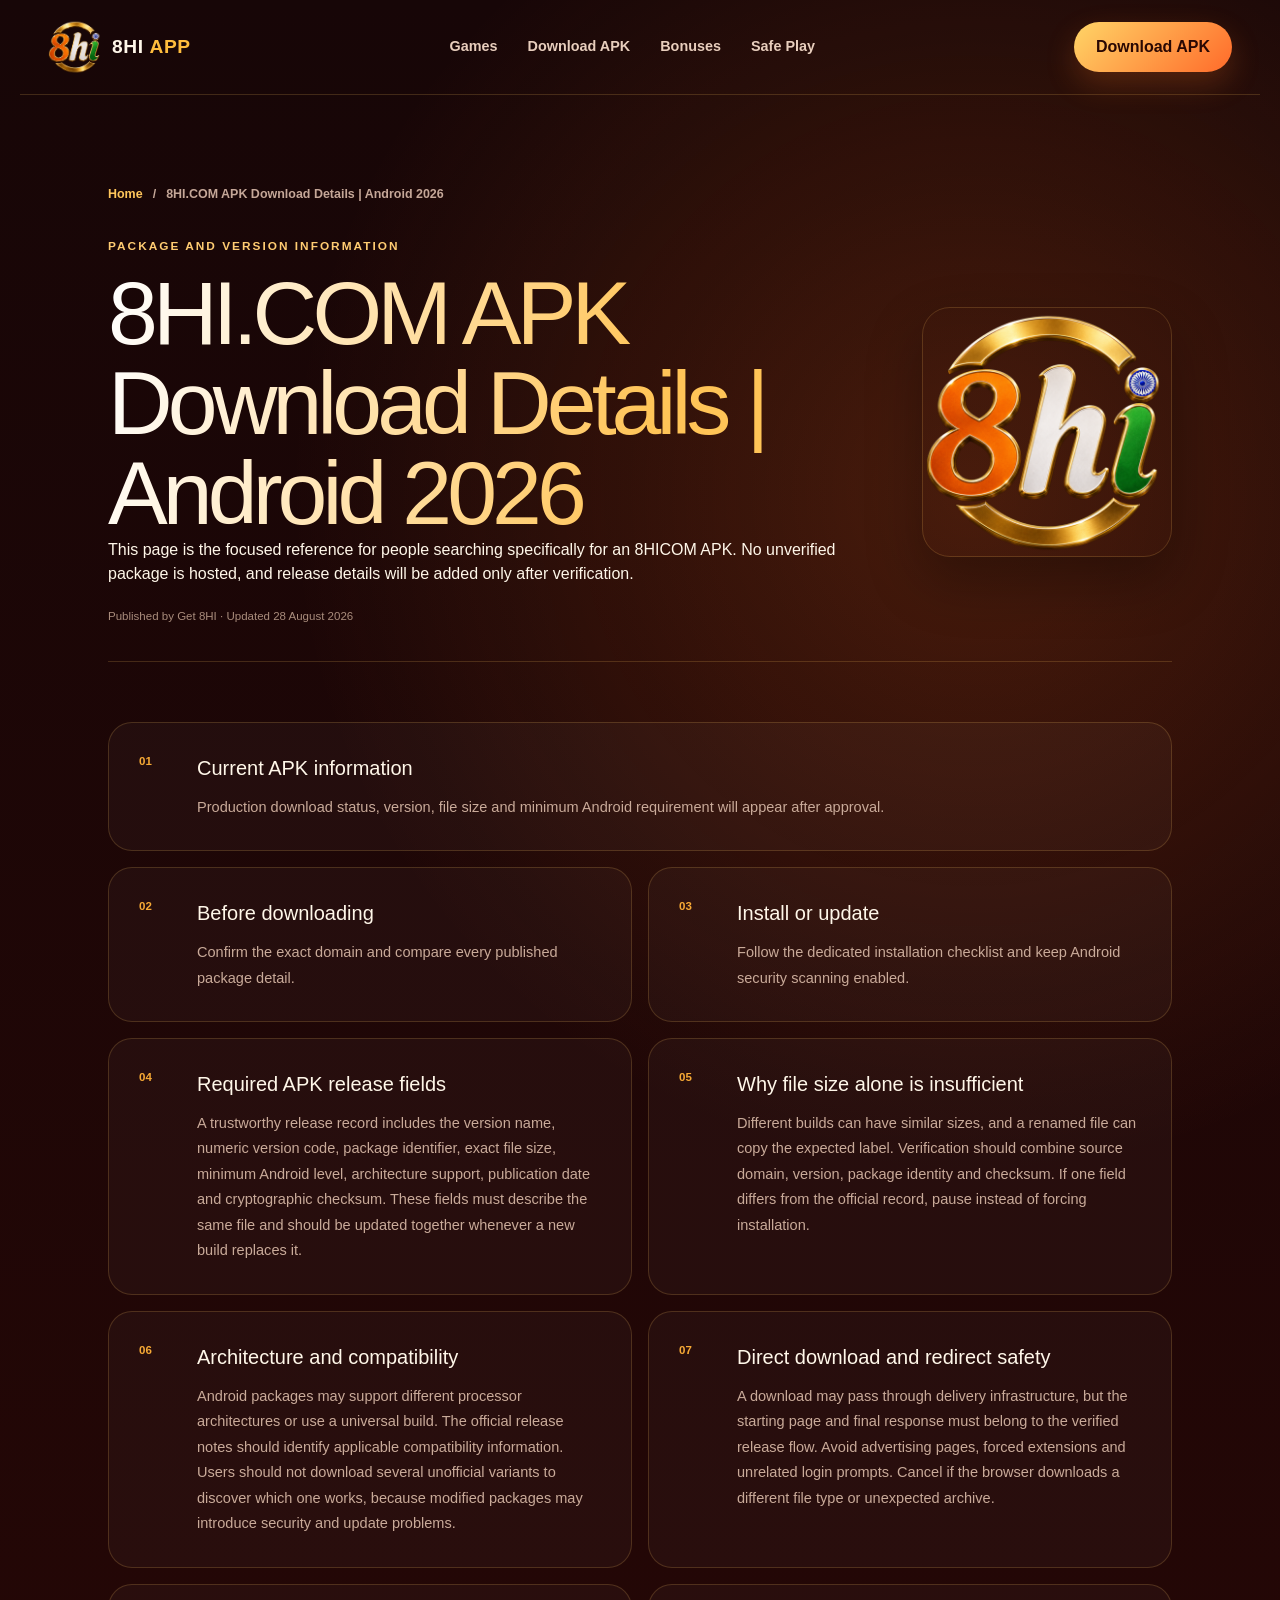
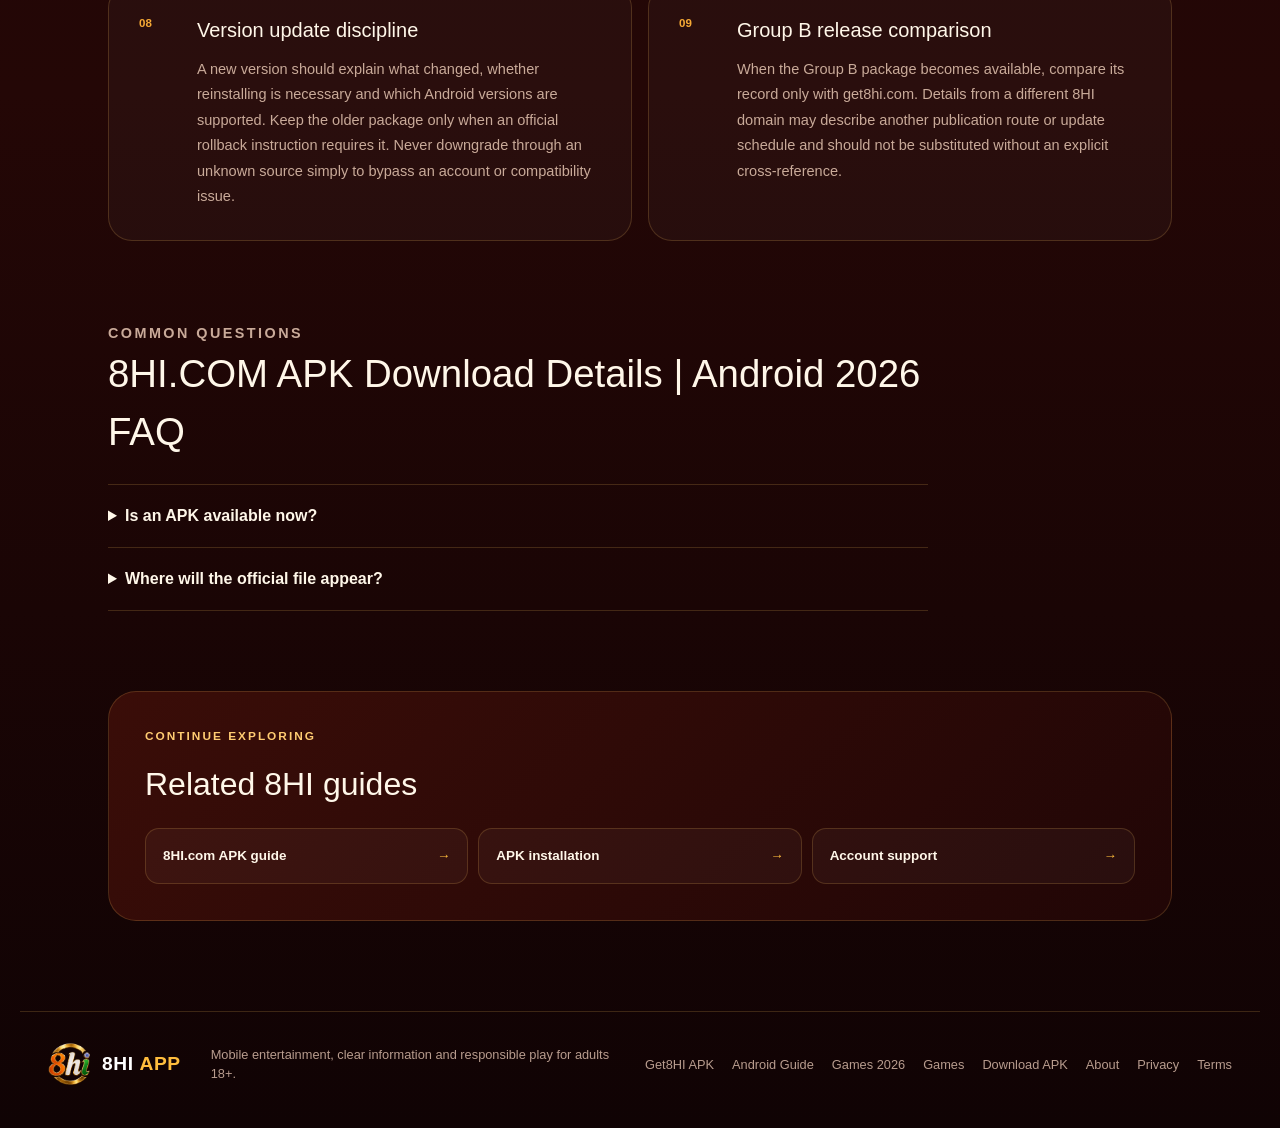
<file: 8hi-com-apk/index.html>
<!DOCTYPE html><html lang="en-IN"><head><meta charSet="utf-8"/><meta name="viewport" content="width=device-width, initial-scale=1"/><link rel="preload" href="/assets/8hi-mark.png" as="image"/><link rel="preload" href="/icon-512.png" as="image"/><link rel="stylesheet" href="/_next/static/css/index.BDRPgdrS.css" data-rsc-css-href="/_next/static/css/index.BDRPgdrS.css" data-precedence="vite-rsc/importer-resources"/><link rel="modulepreload" fetchPriority="low" href="/_next/static/chunks/index-BGcl1kzL.js"/><link rel="modulepreload" href="/_next/static/chunks/layout-segment-context-BZ0ORpr4.js" crossorigin=""/><link rel="modulepreload" href="/_next/static/chunks/index-BGcl1kzL.js" />
</head><body><script type="application/ld+json">{"@context":"https://schema.org","@graph":[{"@type":"WebSite","@id":"https://get8hi.com/#website","name":"Get 8HI","alternateName":["8HI","Get 8HI"],"url":"https://get8hi.com/","inLanguage":"en-IN","publisher":{"@id":"https://get8hi.com/#organization"}},{"@type":"Organization","@id":"https://get8hi.com/#organization","name":"Get 8HI","url":"https://get8hi.com/","logo":{"@type":"ImageObject","url":"https://get8hi.com/icon-512.png","width":512,"height":512}}]}</script><main><a class="skip-link" href="#main-content">Skip to content</a><script type="application/ld+json">[{"@context":"https://schema.org","@type":"BreadcrumbList","itemListElement":[{"@type":"ListItem","position":1,"name":"Get 8HI","item":"https://get8hi.com/"},{"@type":"ListItem","position":2,"name":"8HI.COM APK Download Details | Android 2026","item":"https://get8hi.com/8hi-com-apk"}]},{"@context":"https://schema.org","@type":"WebPage","name":"8HI.COM APK Download Details | Android 2026","description":"Check 8HI.COM APK download status, Android package format, version information, installation and safety guidance.","url":"https://get8hi.com/8hi-com-apk","datePublished":"2026-08-31","dateModified":"2026-08-31","publisher":{"@type":"Organization","name":"Get 8HI","url":"https://get8hi.com/"}},{"@context":"https://schema.org","@type":"FAQPage","mainEntity":[{"@type":"Question","name":"Is an APK available now?","acceptedAnswer":{"@type":"Answer","text":"No verified production package is currently published."}},{"@type":"Question","name":"Where will the official file appear?","acceptedAnswer":{"@type":"Answer","text":"On the verified download route linked from get8hi.com."}}]}]</script><header class="site-header"><a href="/" class="brand" aria-label="Get 8HI home"><img src="/assets/8hi-mark.png" alt="Get 8HI" width="54" height="54"/><span>8HI <b>APP</b></span></a><nav aria-label="Main navigation"><a href="/8hi-com">Games</a><a href="/8hi-app">Download APK</a><a href="/8hi-payment-guide">Bonuses</a><a href="/responsible-gaming">Safe Play</a></nav><a class="nav-cta" href="/8hi-app">Download APK</a></header><article class="content-shell" id="main-content"><nav class="breadcrumbs" aria-label="Breadcrumb"><a href="/">Home</a><span aria-hidden="true">/</span><span>8HI.COM APK Download Details | Android 2026</span></nav><div class="content-hero with-image"><div><p class="eyebrow">Package and version information</p><h1>8HI.COM APK Download Details | Android 2026</h1><p>This page is the focused reference for people searching specifically for an 8HICOM APK. No unverified package is hosted, and release details will be added only after verification.</p><small>Published by Get 8HI · Updated 28 August 2026</small></div><img src="/icon-512.png" alt="8HI.COM APK Download Details | Android 2026" width="420" height="420"/></div><div class="rich-article-grid"><section><span>01</span><div><h2>Current APK information</h2><p>Production download status, version, file size and minimum Android requirement will appear after approval.</p></div></section><section><span>02</span><div><h2>Before downloading</h2><p>Confirm the exact domain and compare every published package detail.</p></div></section><section><span>03</span><div><h2>Install or update</h2><p>Follow the dedicated installation checklist and keep Android security scanning enabled.</p></div></section><section><span>04</span><div><h2>Required APK release fields</h2><p>A trustworthy release record includes the version name, numeric version code, package identifier, exact file size, minimum Android level, architecture support, publication date and cryptographic checksum. These fields must describe the same file and should be updated together whenever a new build replaces it.</p></div></section><section><span>05</span><div><h2>Why file size alone is insufficient</h2><p>Different builds can have similar sizes, and a renamed file can copy the expected label. Verification should combine source domain, version, package identity and checksum. If one field differs from the official record, pause instead of forcing installation.</p></div></section><section><span>06</span><div><h2>Architecture and compatibility</h2><p>Android packages may support different processor architectures or use a universal build. The official release notes should identify applicable compatibility information. Users should not download several unofficial variants to discover which one works, because modified packages may introduce security and update problems.</p></div></section><section><span>07</span><div><h2>Direct download and redirect safety</h2><p>A download may pass through delivery infrastructure, but the starting page and final response must belong to the verified release flow. Avoid advertising pages, forced extensions and unrelated login prompts. Cancel if the browser downloads a different file type or unexpected archive.</p></div></section><section><span>08</span><div><h2>Version update discipline</h2><p>A new version should explain what changed, whether reinstalling is necessary and which Android versions are supported. Keep the older package only when an official rollback instruction requires it. Never downgrade through an unknown source simply to bypass an account or compatibility issue.</p></div></section><section><span>09</span><div><h2>Group B release comparison</h2><p>When the Group B package becomes available, compare its record only with get8hi.com. Details from a different 8HI domain may describe another publication route or update schedule and should not be substituted without an explicit cross-reference.</p></div></section></div><section class="faq"><p class="eyebrow">Common questions</p><h2>8HI.COM APK Download Details | Android 2026<!-- --> FAQ</h2><details><summary>Is an APK available now?</summary><p>No verified production package is currently published.</p></details><details><summary>Where will the official file appear?</summary><p>On the verified download route linked from get8hi.com.</p></details></section><aside class="related"><p class="eyebrow">Continue exploring</p><h2>Related 8HI guides</h2><div><a href="/8hi-app">8HI.com APK guide<span>→</span></a><a href="/8hi-apk-install">APK installation<span>→</span></a><a href="/support">Account support<span>→</span></a></div></aside></article><footer><div class="brand footer-brand"><img src="/assets/8hi-mark.png" alt="" width="44" height="44"/><span>8HI <b>APP</b></span></div><p>Mobile entertainment, clear information and responsible play for adults 18+.</p><div class="footer-links"><a href="/8hi-app">Get8HI APK</a><a href="/8hi-login">Android Guide</a><a href="/8hi-login">Games 2026</a><a href="/8hi-com">Games</a><a href="/8hi-app">Download APK</a><a href="/about">About</a><a href="/privacy">Privacy</a><a href="/terms">Terms</a></div></footer></main><!--$--><!--/$--><div hidden=""><!--$--><div hidden=""><title>8HI.COM APK Download Details | Android 2026 | 8HI.com</title><meta name="description" content="Check 8HI.COM APK download status, Android package format, version information, installation and safety guidance."><meta name="application-name" content="Get 8HI"><meta name="creator" content="Get 8HI"><meta name="publisher" content="Get 8HI"><meta name="format-detection" content="telephone=no, address=no, email=no"><meta name="category" content="entertainment"><meta name="robots" content="index, follow"><meta name="googlebot" content="index, follow, max-image-preview:large, max-snippet:-1, max-video-preview:-1"><meta property="og:title" content="8HI.COM APK Download Details | Android 2026"><meta property="og:description" content="Check 8HI.COM APK download status, Android package format, version information, installation and safety guidance."><meta property="og:url" content="https://get8hi.com/8hi-com-apk"><meta property="og:type" content="article"><meta property="article:published_time" content="2026-09-07T00:00:00+05:30"><meta property="article:modified_time" content="2026-09-07T00:00:00+05:30"><meta property="article:author" content="Get 8HI"><meta property="og:image" content="https://get8hi.com/icon-512.png"><meta property="og:image:width" content="900"><meta property="og:image:height" content="900"><meta property="og:image:alt" content="8HI.COM APK Download Details | Android 2026"><meta name="twitter:card" content="summary_large_image"><meta name="twitter:title" content="8HI.COM APK Download Details | Android 2026"><meta name="twitter:description" content="Check 8HI.COM APK download status, Android package format, version information, installation and safety guidance."><meta name="twitter:image" content="https://get8hi.com/icon-512.png"><link rel="shortcut icon" href="/favicon.ico"><link rel="icon" href="/icon-48.png" type="image/png" sizes="48x48"><link rel="icon" href="/icon.png" type="image/png" sizes="96x96"><link rel="icon" href="/icon-192.png" type="image/png" sizes="192x192"><link rel="icon" href="/favicon.ico" type="image/x-icon" sizes="48x48"><link rel="apple-touch-icon" href="/icon-192.png" type="image/png" sizes="192x192"><link rel="manifest" href="/manifest.webmanifest"><link rel="canonical" href="https://get8hi.com/8hi-com-apk"></div><!--/$--></div><script src="/download-ready.js" defer></script></body></html>
</file>
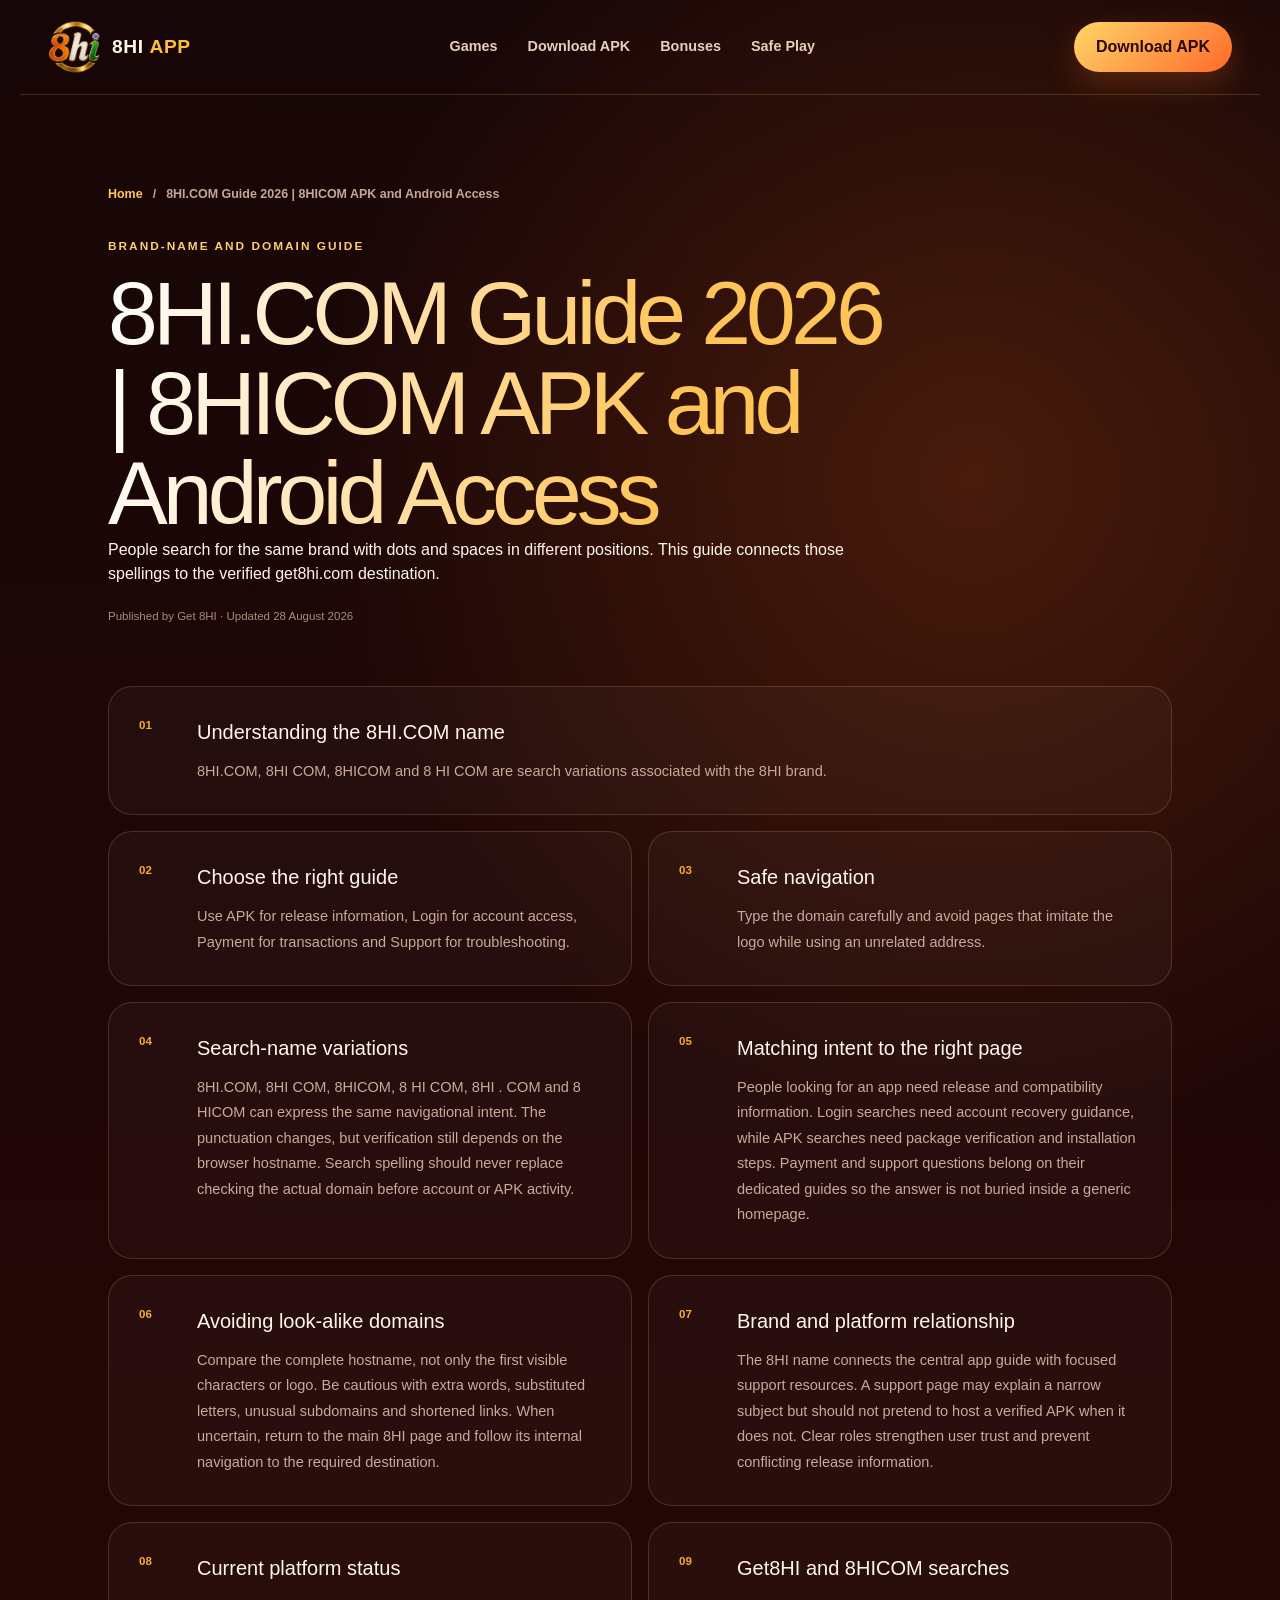
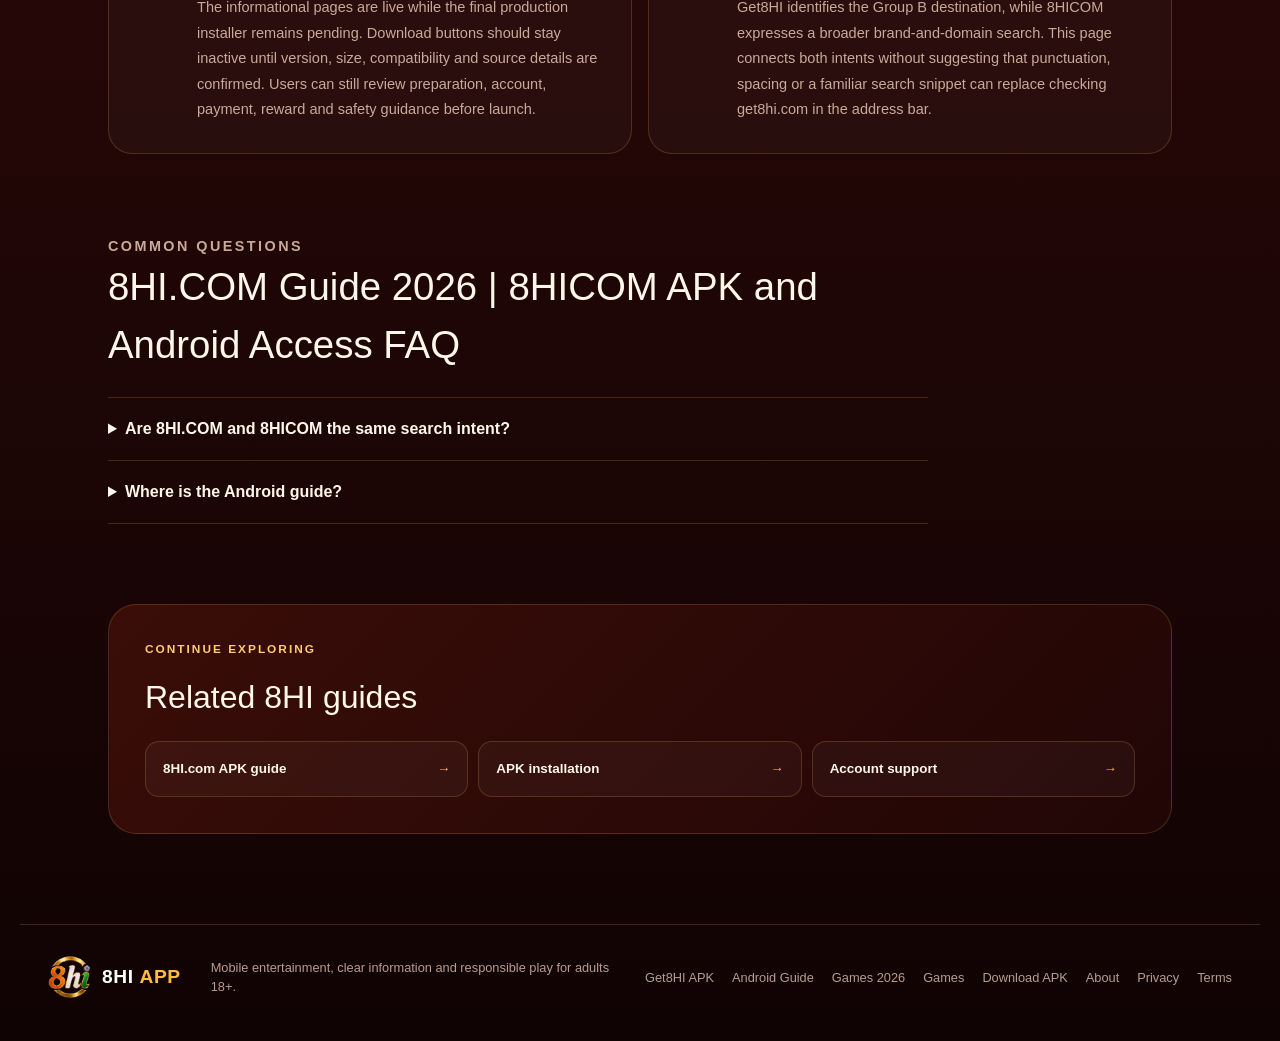
<file: 8hi-com/index.html>
<!DOCTYPE html><html lang="en-IN"><head><meta charSet="utf-8"/><meta name="viewport" content="width=device-width, initial-scale=1"/><link rel="preload" href="/assets/8hi-mark.png" as="image"/><link rel="stylesheet" href="/_next/static/css/index.BDRPgdrS.css" data-rsc-css-href="/_next/static/css/index.BDRPgdrS.css" data-precedence="vite-rsc/importer-resources"/><link rel="modulepreload" fetchPriority="low" href="/_next/static/chunks/index-BGcl1kzL.js"/><link rel="modulepreload" href="/_next/static/chunks/layout-segment-context-BZ0ORpr4.js" crossorigin=""/><link rel="modulepreload" href="/_next/static/chunks/index-BGcl1kzL.js" />
</head><body><script type="application/ld+json">{"@context":"https://schema.org","@graph":[{"@type":"WebSite","@id":"https://get8hi.com/#website","name":"Get 8HI","alternateName":["8HI","Get 8HI"],"url":"https://get8hi.com/","inLanguage":"en-IN","publisher":{"@id":"https://get8hi.com/#organization"}},{"@type":"Organization","@id":"https://get8hi.com/#organization","name":"Get 8HI","url":"https://get8hi.com/","logo":{"@type":"ImageObject","url":"https://get8hi.com/icon-512.png","width":512,"height":512}}]}</script><main><a class="skip-link" href="#main-content">Skip to content</a><script type="application/ld+json">[{"@context":"https://schema.org","@type":"BreadcrumbList","itemListElement":[{"@type":"ListItem","position":1,"name":"Get 8HI","item":"https://get8hi.com/"},{"@type":"ListItem","position":2,"name":"8HI.COM Guide 2026 | 8HICOM APK and Android Access","item":"https://get8hi.com/8hi-com"}]},{"@context":"https://schema.org","@type":"WebPage","name":"8HI.COM Guide 2026 | 8HICOM APK and Android Access","description":"Understand 8HI.COM, 8HICOM, 8HI APK and Android access terms, with direct routes to account, payment and support information.","url":"https://get8hi.com/8hi-com","datePublished":"2026-08-31","dateModified":"2026-08-31","publisher":{"@type":"Organization","name":"Get 8HI","url":"https://get8hi.com/"}},{"@context":"https://schema.org","@type":"FAQPage","mainEntity":[{"@type":"Question","name":"Are 8HI.COM and 8HICOM the same search intent?","acceptedAnswer":{"@type":"Answer","text":"Yes. Both commonly refer to the 8HI brand and official app route."}},{"@type":"Question","name":"Where is the Android guide?","acceptedAnswer":{"@type":"Answer","text":"Use the 8HI APK or APK installation page."}}]}]</script><header class="site-header"><a href="/" class="brand" aria-label="Get 8HI home"><img src="/assets/8hi-mark.png" alt="Get 8HI" width="54" height="54"/><span>8HI <b>APP</b></span></a><nav aria-label="Main navigation"><a href="/8hi-com">Games</a><a href="/8hi-app">Download APK</a><a href="/8hi-payment-guide">Bonuses</a><a href="/responsible-gaming">Safe Play</a></nav><a class="nav-cta" href="/8hi-app">Download APK</a></header><article class="content-shell" id="main-content"><nav class="breadcrumbs" aria-label="Breadcrumb"><a href="/">Home</a><span aria-hidden="true">/</span><span>8HI.COM Guide 2026 | 8HICOM APK and Android Access</span></nav><div class="content-hero "><div><p class="eyebrow">Brand-name and domain guide</p><h1>8HI.COM Guide 2026 | 8HICOM APK and Android Access</h1><p>People search for the same brand with dots and spaces in different positions. This guide connects those spellings to the verified get8hi.com destination.</p><small>Published by Get 8HI · Updated 28 August 2026</small></div></div><div class="rich-article-grid"><section><span>01</span><div><h2>Understanding the 8HI.COM name</h2><p>8HI.COM, 8HI COM, 8HICOM and 8 HI COM are search variations associated with the 8HI brand.</p></div></section><section><span>02</span><div><h2>Choose the right guide</h2><p>Use APK for release information, Login for account access, Payment for transactions and Support for troubleshooting.</p></div></section><section><span>03</span><div><h2>Safe navigation</h2><p>Type the domain carefully and avoid pages that imitate the logo while using an unrelated address.</p></div></section><section><span>04</span><div><h2>Search-name variations</h2><p>8HI.COM, 8HI COM, 8HICOM, 8 HI COM, 8HI . COM and 8 HICOM can express the same navigational intent. The punctuation changes, but verification still depends on the browser hostname. Search spelling should never replace checking the actual domain before account or APK activity.</p></div></section><section><span>05</span><div><h2>Matching intent to the right page</h2><p>People looking for an app need release and compatibility information. Login searches need account recovery guidance, while APK searches need package verification and installation steps. Payment and support questions belong on their dedicated guides so the answer is not buried inside a generic homepage.</p></div></section><section><span>06</span><div><h2>Avoiding look-alike domains</h2><p>Compare the complete hostname, not only the first visible characters or logo. Be cautious with extra words, substituted letters, unusual subdomains and shortened links. When uncertain, return to the main 8HI page and follow its internal navigation to the required destination.</p></div></section><section><span>07</span><div><h2>Brand and platform relationship</h2><p>The 8HI name connects the central app guide with focused support resources. A support page may explain a narrow subject but should not pretend to host a verified APK when it does not. Clear roles strengthen user trust and prevent conflicting release information.</p></div></section><section><span>08</span><div><h2>Current platform status</h2><p>The informational pages are live while the final production installer remains pending. Download buttons should stay inactive until version, size, compatibility and source details are confirmed. Users can still review preparation, account, payment, reward and safety guidance before launch.</p></div></section><section><span>09</span><div><h2>Get8HI and 8HICOM searches</h2><p>Get8HI identifies the Group B destination, while 8HICOM expresses a broader brand-and-domain search. This page connects both intents without suggesting that punctuation, spacing or a familiar search snippet can replace checking get8hi.com in the address bar.</p></div></section></div><section class="faq"><p class="eyebrow">Common questions</p><h2>8HI.COM Guide 2026 | 8HICOM APK and Android Access<!-- --> FAQ</h2><details><summary>Are 8HI.COM and 8HICOM the same search intent?</summary><p>Yes. Both commonly refer to the 8HI brand and official app route.</p></details><details><summary>Where is the Android guide?</summary><p>Use the 8HI APK or APK installation page.</p></details></section><aside class="related"><p class="eyebrow">Continue exploring</p><h2>Related 8HI guides</h2><div><a href="/8hi-app">8HI.com APK guide<span>→</span></a><a href="/8hi-apk-install">APK installation<span>→</span></a><a href="/support">Account support<span>→</span></a></div></aside></article><footer><div class="brand footer-brand"><img src="/assets/8hi-mark.png" alt="" width="44" height="44"/><span>8HI <b>APP</b></span></div><p>Mobile entertainment, clear information and responsible play for adults 18+.</p><div class="footer-links"><a href="/8hi-app">Get8HI APK</a><a href="/8hi-login">Android Guide</a><a href="/8hi-login">Games 2026</a><a href="/8hi-com">Games</a><a href="/8hi-app">Download APK</a><a href="/about">About</a><a href="/privacy">Privacy</a><a href="/terms">Terms</a></div></footer></main><!--$--><!--/$--><div hidden=""><!--$--><div hidden=""><title>8HI.COM Guide 2026 | 8HICOM APK and Android Access | 8HI.com</title><meta name="description" content="Understand 8HI.COM, 8HICOM, 8HI APK and Android access terms, with direct routes to account, payment and support information."><meta name="application-name" content="Get 8HI"><meta name="creator" content="Get 8HI"><meta name="publisher" content="Get 8HI"><meta name="format-detection" content="telephone=no, address=no, email=no"><meta name="category" content="entertainment"><meta name="robots" content="index, follow"><meta name="googlebot" content="index, follow, max-image-preview:large, max-snippet:-1, max-video-preview:-1"><meta property="og:title" content="8HI.COM Guide 2026 | 8HICOM APK and Android Access"><meta property="og:description" content="Understand 8HI.COM, 8HICOM, 8HI APK and Android access terms, with direct routes to account, payment and support information."><meta property="og:url" content="https://get8hi.com/8hi-com"><meta property="og:type" content="article"><meta property="article:published_time" content="2026-09-07T00:00:00+05:30"><meta property="article:modified_time" content="2026-09-07T00:00:00+05:30"><meta property="article:author" content="Get 8HI"><meta name="twitter:card" content="summary"><meta name="twitter:title" content="8HI.COM Guide 2026 | 8HICOM APK and Android Access"><meta name="twitter:description" content="Understand 8HI.COM, 8HICOM, 8HI APK and Android access terms, with direct routes to account, payment and support information."><link rel="shortcut icon" href="/favicon.ico"><link rel="icon" href="/icon-48.png" type="image/png" sizes="48x48"><link rel="icon" href="/icon.png" type="image/png" sizes="96x96"><link rel="icon" href="/icon-192.png" type="image/png" sizes="192x192"><link rel="icon" href="/favicon.ico" type="image/x-icon" sizes="48x48"><link rel="apple-touch-icon" href="/icon-192.png" type="image/png" sizes="192x192"><link rel="manifest" href="/manifest.webmanifest"><link rel="canonical" href="https://get8hi.com/8hi-com"></div><!--/$--></div><script src="/download-ready.js" defer></script></body></html>
</file>
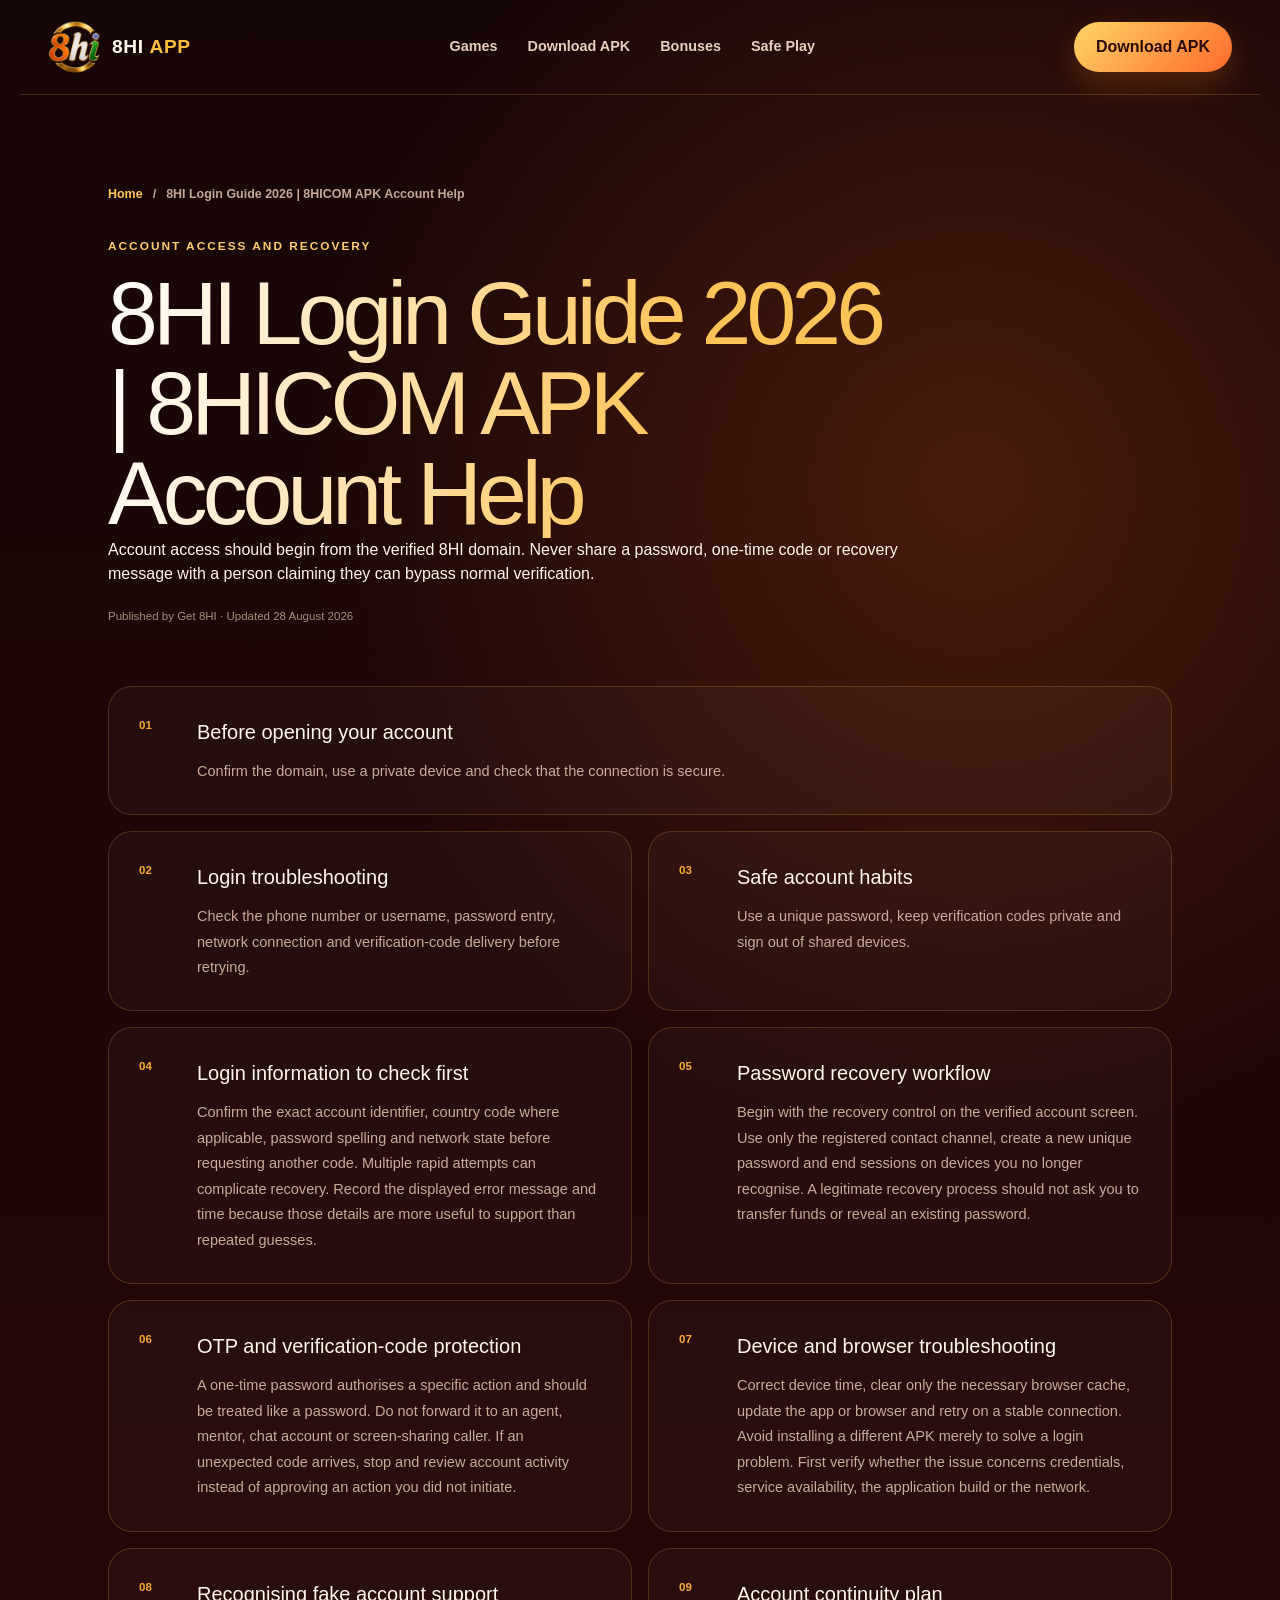
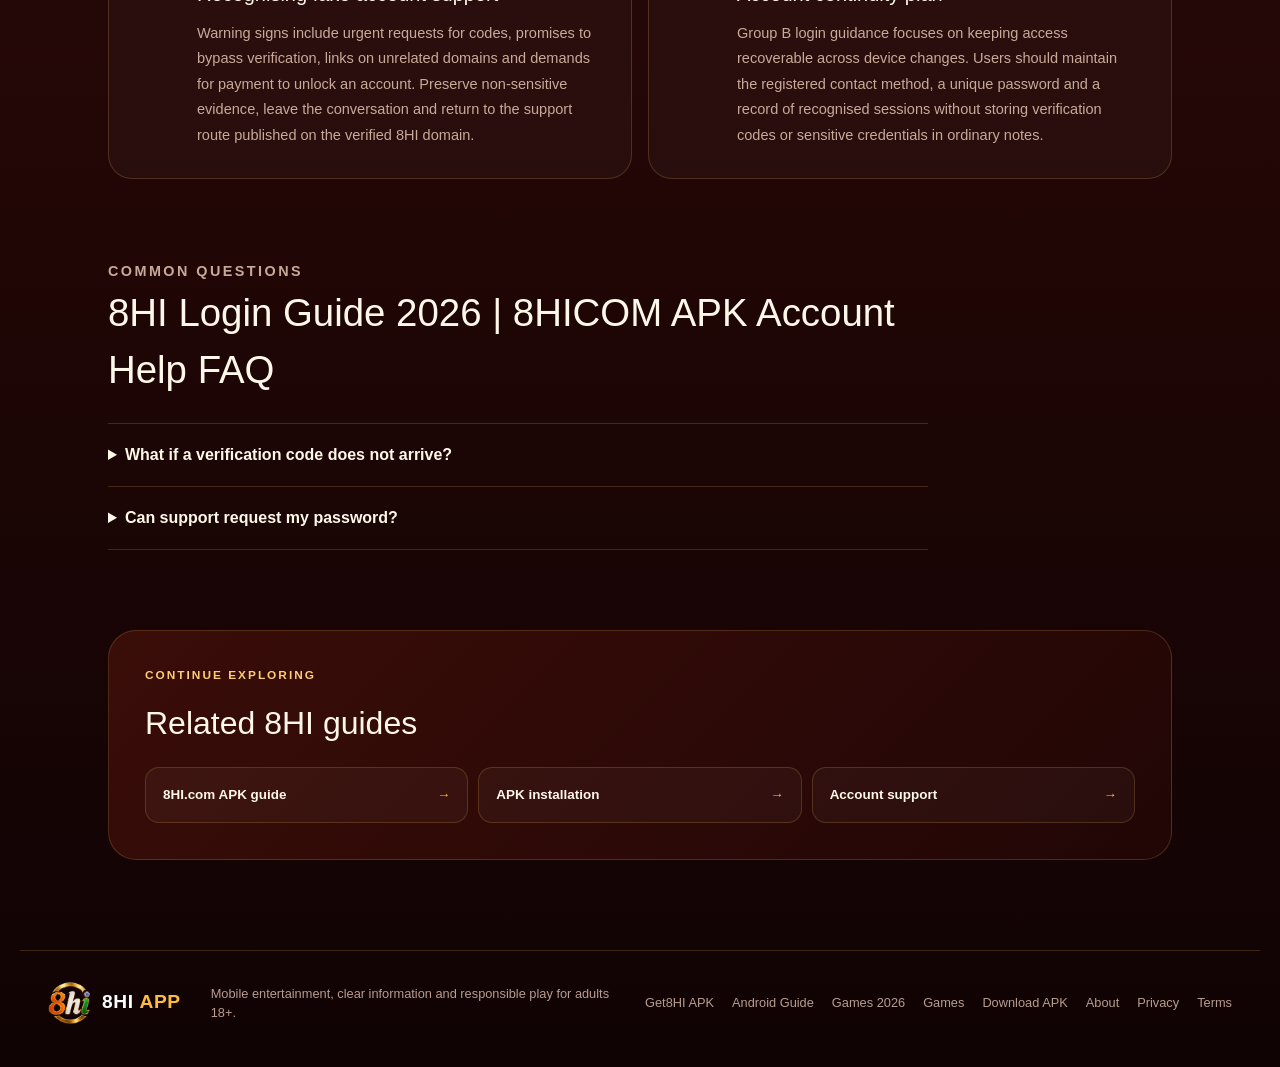
<file: 8hi-login/index.html>
<!DOCTYPE html><html lang="en-IN"><head><meta charSet="utf-8"/><meta name="viewport" content="width=device-width, initial-scale=1"/><link rel="preload" href="/assets/8hi-mark.png" as="image"/><link rel="stylesheet" href="/_next/static/css/index.BDRPgdrS.css" data-rsc-css-href="/_next/static/css/index.BDRPgdrS.css" data-precedence="vite-rsc/importer-resources"/><link rel="modulepreload" fetchPriority="low" href="/_next/static/chunks/index-BGcl1kzL.js"/><link rel="modulepreload" href="/_next/static/chunks/layout-segment-context-BZ0ORpr4.js" crossorigin=""/><link rel="modulepreload" href="/_next/static/chunks/index-BGcl1kzL.js" />
</head><body><script type="application/ld+json">{"@context":"https://schema.org","@graph":[{"@type":"WebSite","@id":"https://get8hi.com/#website","name":"Get 8HI","alternateName":["8HI","Get 8HI"],"url":"https://get8hi.com/","inLanguage":"en-IN","publisher":{"@id":"https://get8hi.com/#organization"}},{"@type":"Organization","@id":"https://get8hi.com/#organization","name":"Get 8HI","url":"https://get8hi.com/","logo":{"@type":"ImageObject","url":"https://get8hi.com/icon-512.png","width":512,"height":512}}]}</script><main><a class="skip-link" href="#main-content">Skip to content</a><script type="application/ld+json">[{"@context":"https://schema.org","@type":"BreadcrumbList","itemListElement":[{"@type":"ListItem","position":1,"name":"Get 8HI","item":"https://get8hi.com/"},{"@type":"ListItem","position":2,"name":"8HI Login Guide 2026 | 8HICOM APK Account Help","item":"https://get8hi.com/8hi-login"}]},{"@context":"https://schema.org","@type":"WebPage","name":"8HI Login Guide 2026 | 8HICOM APK Account Help","description":"Use the 8HI login guide to access an account safely, protect verification codes and troubleshoot common account problems.","url":"https://get8hi.com/8hi-login","datePublished":"2026-08-31","dateModified":"2026-08-31","publisher":{"@type":"Organization","name":"Get 8HI","url":"https://get8hi.com/"}},{"@context":"https://schema.org","@type":"FAQPage","mainEntity":[{"@type":"Question","name":"What if a verification code does not arrive?","acceptedAnswer":{"@type":"Answer","text":"Check the registered details and network, then use the official support route."}},{"@type":"Question","name":"Can support request my password?","acceptedAnswer":{"@type":"Answer","text":"No. Never disclose your password or one-time code."}}]}]</script><header class="site-header"><a href="/" class="brand" aria-label="Get 8HI home"><img src="/assets/8hi-mark.png" alt="Get 8HI" width="54" height="54"/><span>8HI <b>APP</b></span></a><nav aria-label="Main navigation"><a href="/8hi-com">Games</a><a href="/8hi-app">Download APK</a><a href="/8hi-payment-guide">Bonuses</a><a href="/responsible-gaming">Safe Play</a></nav><a class="nav-cta" href="/8hi-app">Download APK</a></header><article class="content-shell" id="main-content"><nav class="breadcrumbs" aria-label="Breadcrumb"><a href="/">Home</a><span aria-hidden="true">/</span><span>8HI Login Guide 2026 | 8HICOM APK Account Help</span></nav><div class="content-hero "><div><p class="eyebrow">Account access and recovery</p><h1>8HI Login Guide 2026 | 8HICOM APK Account Help</h1><p>Account access should begin from the verified 8HI domain. Never share a password, one-time code or recovery message with a person claiming they can bypass normal verification.</p><small>Published by Get 8HI · Updated 28 August 2026</small></div></div><div class="rich-article-grid"><section><span>01</span><div><h2>Before opening your account</h2><p>Confirm the domain, use a private device and check that the connection is secure.</p></div></section><section><span>02</span><div><h2>Login troubleshooting</h2><p>Check the phone number or username, password entry, network connection and verification-code delivery before retrying.</p></div></section><section><span>03</span><div><h2>Safe account habits</h2><p>Use a unique password, keep verification codes private and sign out of shared devices.</p></div></section><section><span>04</span><div><h2>Login information to check first</h2><p>Confirm the exact account identifier, country code where applicable, password spelling and network state before requesting another code. Multiple rapid attempts can complicate recovery. Record the displayed error message and time because those details are more useful to support than repeated guesses.</p></div></section><section><span>05</span><div><h2>Password recovery workflow</h2><p>Begin with the recovery control on the verified account screen. Use only the registered contact channel, create a new unique password and end sessions on devices you no longer recognise. A legitimate recovery process should not ask you to transfer funds or reveal an existing password.</p></div></section><section><span>06</span><div><h2>OTP and verification-code protection</h2><p>A one-time password authorises a specific action and should be treated like a password. Do not forward it to an agent, mentor, chat account or screen-sharing caller. If an unexpected code arrives, stop and review account activity instead of approving an action you did not initiate.</p></div></section><section><span>07</span><div><h2>Device and browser troubleshooting</h2><p>Correct device time, clear only the necessary browser cache, update the app or browser and retry on a stable connection. Avoid installing a different APK merely to solve a login problem. First verify whether the issue concerns credentials, service availability, the application build or the network.</p></div></section><section><span>08</span><div><h2>Recognising fake account support</h2><p>Warning signs include urgent requests for codes, promises to bypass verification, links on unrelated domains and demands for payment to unlock an account. Preserve non-sensitive evidence, leave the conversation and return to the support route published on the verified 8HI domain.</p></div></section><section><span>09</span><div><h2>Account continuity plan</h2><p>Group B login guidance focuses on keeping access recoverable across device changes. Users should maintain the registered contact method, a unique password and a record of recognised sessions without storing verification codes or sensitive credentials in ordinary notes.</p></div></section></div><section class="faq"><p class="eyebrow">Common questions</p><h2>8HI Login Guide 2026 | 8HICOM APK Account Help<!-- --> FAQ</h2><details><summary>What if a verification code does not arrive?</summary><p>Check the registered details and network, then use the official support route.</p></details><details><summary>Can support request my password?</summary><p>No. Never disclose your password or one-time code.</p></details></section><aside class="related"><p class="eyebrow">Continue exploring</p><h2>Related 8HI guides</h2><div><a href="/8hi-app">8HI.com APK guide<span>→</span></a><a href="/8hi-apk-install">APK installation<span>→</span></a><a href="/support">Account support<span>→</span></a></div></aside></article><footer><div class="brand footer-brand"><img src="/assets/8hi-mark.png" alt="" width="44" height="44"/><span>8HI <b>APP</b></span></div><p>Mobile entertainment, clear information and responsible play for adults 18+.</p><div class="footer-links"><a href="/8hi-app">Get8HI APK</a><a href="/8hi-login">Android Guide</a><a href="/8hi-login">Games 2026</a><a href="/8hi-com">Games</a><a href="/8hi-app">Download APK</a><a href="/about">About</a><a href="/privacy">Privacy</a><a href="/terms">Terms</a></div></footer></main><!--$--><!--/$--><div hidden=""><!--$--><div hidden=""><title>8HI Login Guide 2026 | 8HICOM APK Account Help | 8HI.com</title><meta name="description" content="Use the 8HI login guide to access an account safely, protect verification codes and troubleshoot common account problems."><meta name="application-name" content="Get 8HI"><meta name="creator" content="Get 8HI"><meta name="publisher" content="Get 8HI"><meta name="format-detection" content="telephone=no, address=no, email=no"><meta name="category" content="entertainment"><meta name="robots" content="index, follow"><meta name="googlebot" content="index, follow, max-image-preview:large, max-snippet:-1, max-video-preview:-1"><meta property="og:title" content="8HI Login Guide 2026 | 8HICOM APK Account Help"><meta property="og:description" content="Use the 8HI login guide to access an account safely, protect verification codes and troubleshoot common account problems."><meta property="og:url" content="https://get8hi.com/8hi-login"><meta property="og:type" content="article"><meta property="article:published_time" content="2026-09-07T00:00:00+05:30"><meta property="article:modified_time" content="2026-09-07T00:00:00+05:30"><meta property="article:author" content="Get 8HI"><meta name="twitter:card" content="summary"><meta name="twitter:title" content="8HI Login Guide 2026 | 8HICOM APK Account Help"><meta name="twitter:description" content="Use the 8HI login guide to access an account safely, protect verification codes and troubleshoot common account problems."><link rel="shortcut icon" href="/favicon.ico"><link rel="icon" href="/icon-48.png" type="image/png" sizes="48x48"><link rel="icon" href="/icon.png" type="image/png" sizes="96x96"><link rel="icon" href="/icon-192.png" type="image/png" sizes="192x192"><link rel="icon" href="/favicon.ico" type="image/x-icon" sizes="48x48"><link rel="apple-touch-icon" href="/icon-192.png" type="image/png" sizes="192x192"><link rel="manifest" href="/manifest.webmanifest"><link rel="canonical" href="https://get8hi.com/8hi-login"></div><!--/$--></div><script src="/download-ready.js" defer></script></body></html>
</file>
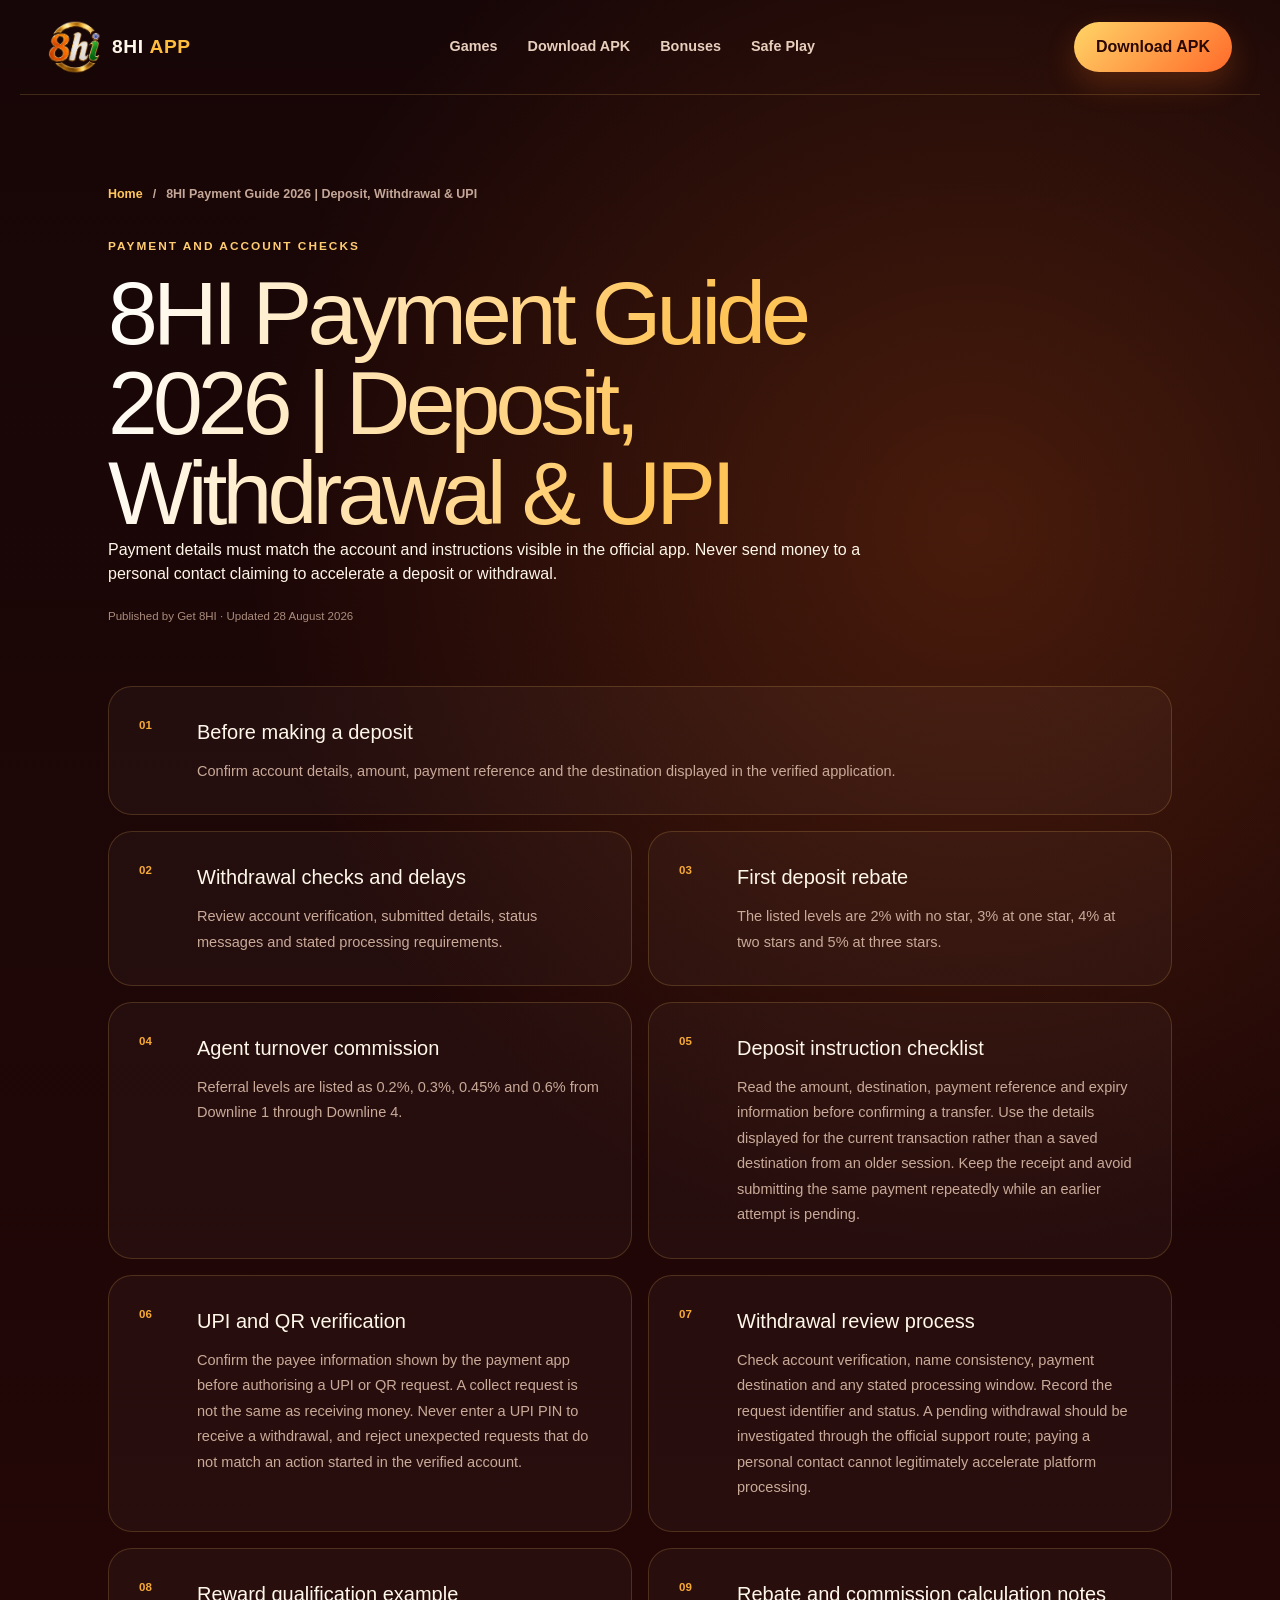
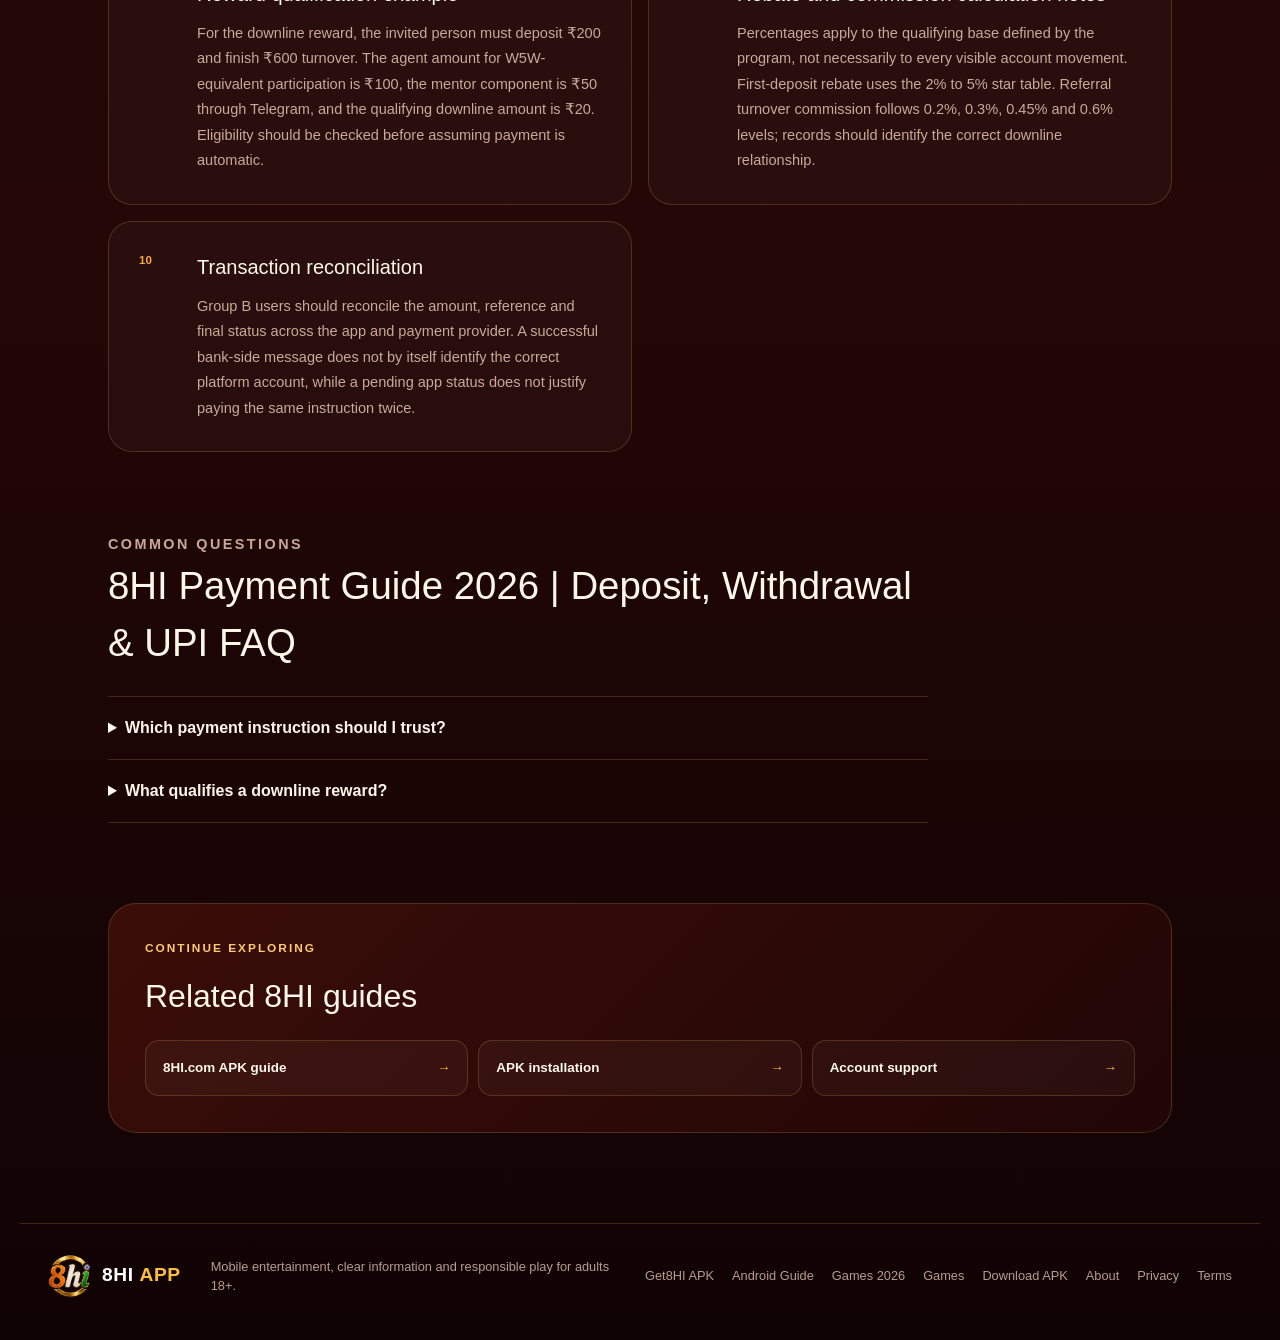
<file: 8hi-payment-guide/index.html>
<!DOCTYPE html><html lang="en-IN"><head><meta charSet="utf-8"/><meta name="viewport" content="width=device-width, initial-scale=1"/><link rel="preload" href="/assets/8hi-mark.png" as="image"/><link rel="stylesheet" href="/_next/static/css/index.BDRPgdrS.css" data-rsc-css-href="/_next/static/css/index.BDRPgdrS.css" data-precedence="vite-rsc/importer-resources"/><link rel="modulepreload" fetchPriority="low" href="/_next/static/chunks/index-BGcl1kzL.js"/><link rel="modulepreload" href="/_next/static/chunks/layout-segment-context-BZ0ORpr4.js" crossorigin=""/><link rel="modulepreload" href="/_next/static/chunks/index-BGcl1kzL.js" />
</head><body><script type="application/ld+json">{"@context":"https://schema.org","@graph":[{"@type":"WebSite","@id":"https://get8hi.com/#website","name":"Get 8HI","alternateName":["8HI","Get 8HI"],"url":"https://get8hi.com/","inLanguage":"en-IN","publisher":{"@id":"https://get8hi.com/#organization"}},{"@type":"Organization","@id":"https://get8hi.com/#organization","name":"Get 8HI","url":"https://get8hi.com/","logo":{"@type":"ImageObject","url":"https://get8hi.com/icon-512.png","width":512,"height":512}}]}</script><main><a class="skip-link" href="#main-content">Skip to content</a><script type="application/ld+json">[{"@context":"https://schema.org","@type":"BreadcrumbList","itemListElement":[{"@type":"ListItem","position":1,"name":"Get 8HI","item":"https://get8hi.com/"},{"@type":"ListItem","position":2,"name":"8HI Payment Guide 2026 | Deposit, Withdrawal & UPI","item":"https://get8hi.com/8hi-payment-guide"}]},{"@context":"https://schema.org","@type":"WebPage","name":"8HI Payment Guide 2026 | Deposit, Withdrawal & UPI","description":"Review 8HI deposit and withdrawal guidance, UPI checks, first-deposit rebate levels and agent turnover commission.","url":"https://get8hi.com/8hi-payment-guide","datePublished":"2026-08-31","dateModified":"2026-08-31","publisher":{"@type":"Organization","name":"Get 8HI","url":"https://get8hi.com/"}},{"@context":"https://schema.org","@type":"FAQPage","mainEntity":[{"@type":"Question","name":"Which payment instruction should I trust?","acceptedAnswer":{"@type":"Answer","text":"Only the instruction displayed by the verified platform."}},{"@type":"Question","name":"What qualifies a downline reward?","acceptedAnswer":{"@type":"Answer","text":"The downline must deposit ₹200 and complete ₹600 turnover."}}]}]</script><header class="site-header"><a href="/" class="brand" aria-label="Get 8HI home"><img src="/assets/8hi-mark.png" alt="Get 8HI" width="54" height="54"/><span>8HI <b>APP</b></span></a><nav aria-label="Main navigation"><a href="/8hi-com">Games</a><a href="/8hi-app">Download APK</a><a href="/8hi-payment-guide">Bonuses</a><a href="/responsible-gaming">Safe Play</a></nav><a class="nav-cta" href="/8hi-app">Download APK</a></header><article class="content-shell" id="main-content"><nav class="breadcrumbs" aria-label="Breadcrumb"><a href="/">Home</a><span aria-hidden="true">/</span><span>8HI Payment Guide 2026 | Deposit, Withdrawal &amp; UPI</span></nav><div class="content-hero "><div><p class="eyebrow">Payment and account checks</p><h1>8HI Payment Guide 2026 | Deposit, Withdrawal &amp; UPI</h1><p>Payment details must match the account and instructions visible in the official app. Never send money to a personal contact claiming to accelerate a deposit or withdrawal.</p><small>Published by Get 8HI · Updated 28 August 2026</small></div></div><div class="rich-article-grid"><section><span>01</span><div><h2>Before making a deposit</h2><p>Confirm account details, amount, payment reference and the destination displayed in the verified application.</p></div></section><section><span>02</span><div><h2>Withdrawal checks and delays</h2><p>Review account verification, submitted details, status messages and stated processing requirements.</p></div></section><section><span>03</span><div><h2>First deposit rebate</h2><p>The listed levels are 2% with no star, 3% at one star, 4% at two stars and 5% at three stars.</p></div></section><section><span>04</span><div><h2>Agent turnover commission</h2><p>Referral levels are listed as 0.2%, 0.3%, 0.45% and 0.6% from Downline 1 through Downline 4.</p></div></section><section><span>05</span><div><h2>Deposit instruction checklist</h2><p>Read the amount, destination, payment reference and expiry information before confirming a transfer. Use the details displayed for the current transaction rather than a saved destination from an older session. Keep the receipt and avoid submitting the same payment repeatedly while an earlier attempt is pending.</p></div></section><section><span>06</span><div><h2>UPI and QR verification</h2><p>Confirm the payee information shown by the payment app before authorising a UPI or QR request. A collect request is not the same as receiving money. Never enter a UPI PIN to receive a withdrawal, and reject unexpected requests that do not match an action started in the verified account.</p></div></section><section><span>07</span><div><h2>Withdrawal review process</h2><p>Check account verification, name consistency, payment destination and any stated processing window. Record the request identifier and status. A pending withdrawal should be investigated through the official support route; paying a personal contact cannot legitimately accelerate platform processing.</p></div></section><section><span>08</span><div><h2>Reward qualification example</h2><p>For the downline reward, the invited person must deposit ₹200 and finish ₹600 turnover. The agent amount for W5W-equivalent participation is ₹100, the mentor component is ₹50 through Telegram, and the qualifying downline amount is ₹20. Eligibility should be checked before assuming payment is automatic.</p></div></section><section><span>09</span><div><h2>Rebate and commission calculation notes</h2><p>Percentages apply to the qualifying base defined by the program, not necessarily to every visible account movement. First-deposit rebate uses the 2% to 5% star table. Referral turnover commission follows 0.2%, 0.3%, 0.45% and 0.6% levels; records should identify the correct downline relationship.</p></div></section><section><span>10</span><div><h2>Transaction reconciliation</h2><p>Group B users should reconcile the amount, reference and final status across the app and payment provider. A successful bank-side message does not by itself identify the correct platform account, while a pending app status does not justify paying the same instruction twice.</p></div></section></div><section class="faq"><p class="eyebrow">Common questions</p><h2>8HI Payment Guide 2026 | Deposit, Withdrawal &amp; UPI<!-- --> FAQ</h2><details><summary>Which payment instruction should I trust?</summary><p>Only the instruction displayed by the verified platform.</p></details><details><summary>What qualifies a downline reward?</summary><p>The downline must deposit ₹200 and complete ₹600 turnover.</p></details></section><aside class="related"><p class="eyebrow">Continue exploring</p><h2>Related 8HI guides</h2><div><a href="/8hi-app">8HI.com APK guide<span>→</span></a><a href="/8hi-apk-install">APK installation<span>→</span></a><a href="/support">Account support<span>→</span></a></div></aside></article><footer><div class="brand footer-brand"><img src="/assets/8hi-mark.png" alt="" width="44" height="44"/><span>8HI <b>APP</b></span></div><p>Mobile entertainment, clear information and responsible play for adults 18+.</p><div class="footer-links"><a href="/8hi-app">Get8HI APK</a><a href="/8hi-login">Android Guide</a><a href="/8hi-login">Games 2026</a><a href="/8hi-com">Games</a><a href="/8hi-app">Download APK</a><a href="/about">About</a><a href="/privacy">Privacy</a><a href="/terms">Terms</a></div></footer></main><!--$--><!--/$--><div hidden=""><!--$--><div hidden=""><title>8HI Payment Guide 2026 | Deposit, Withdrawal &amp; UPI | 8HI.com</title><meta name="description" content="Review 8HI deposit and withdrawal guidance, UPI checks, first-deposit rebate levels and agent turnover commission."><meta name="application-name" content="Get 8HI"><meta name="creator" content="Get 8HI"><meta name="publisher" content="Get 8HI"><meta name="format-detection" content="telephone=no, address=no, email=no"><meta name="category" content="entertainment"><meta name="robots" content="index, follow"><meta name="googlebot" content="index, follow, max-image-preview:large, max-snippet:-1, max-video-preview:-1"><meta property="og:title" content="8HI Payment Guide 2026 | Deposit, Withdrawal &amp; UPI"><meta property="og:description" content="Review 8HI deposit and withdrawal guidance, UPI checks, first-deposit rebate levels and agent turnover commission."><meta property="og:url" content="https://get8hi.com/8hi-payment-guide"><meta property="og:type" content="article"><meta property="article:published_time" content="2026-09-07T00:00:00+05:30"><meta property="article:modified_time" content="2026-09-07T00:00:00+05:30"><meta property="article:author" content="Get 8HI"><meta name="twitter:card" content="summary"><meta name="twitter:title" content="8HI Payment Guide 2026 | Deposit, Withdrawal &amp; UPI"><meta name="twitter:description" content="Review 8HI deposit and withdrawal guidance, UPI checks, first-deposit rebate levels and agent turnover commission."><link rel="shortcut icon" href="/favicon.ico"><link rel="icon" href="/icon-48.png" type="image/png" sizes="48x48"><link rel="icon" href="/icon.png" type="image/png" sizes="96x96"><link rel="icon" href="/icon-192.png" type="image/png" sizes="192x192"><link rel="icon" href="/favicon.ico" type="image/x-icon" sizes="48x48"><link rel="apple-touch-icon" href="/icon-192.png" type="image/png" sizes="192x192"><link rel="manifest" href="/manifest.webmanifest"><link rel="canonical" href="https://get8hi.com/8hi-payment-guide"></div><!--/$--></div><script src="/download-ready.js" defer></script></body></html>
</file>
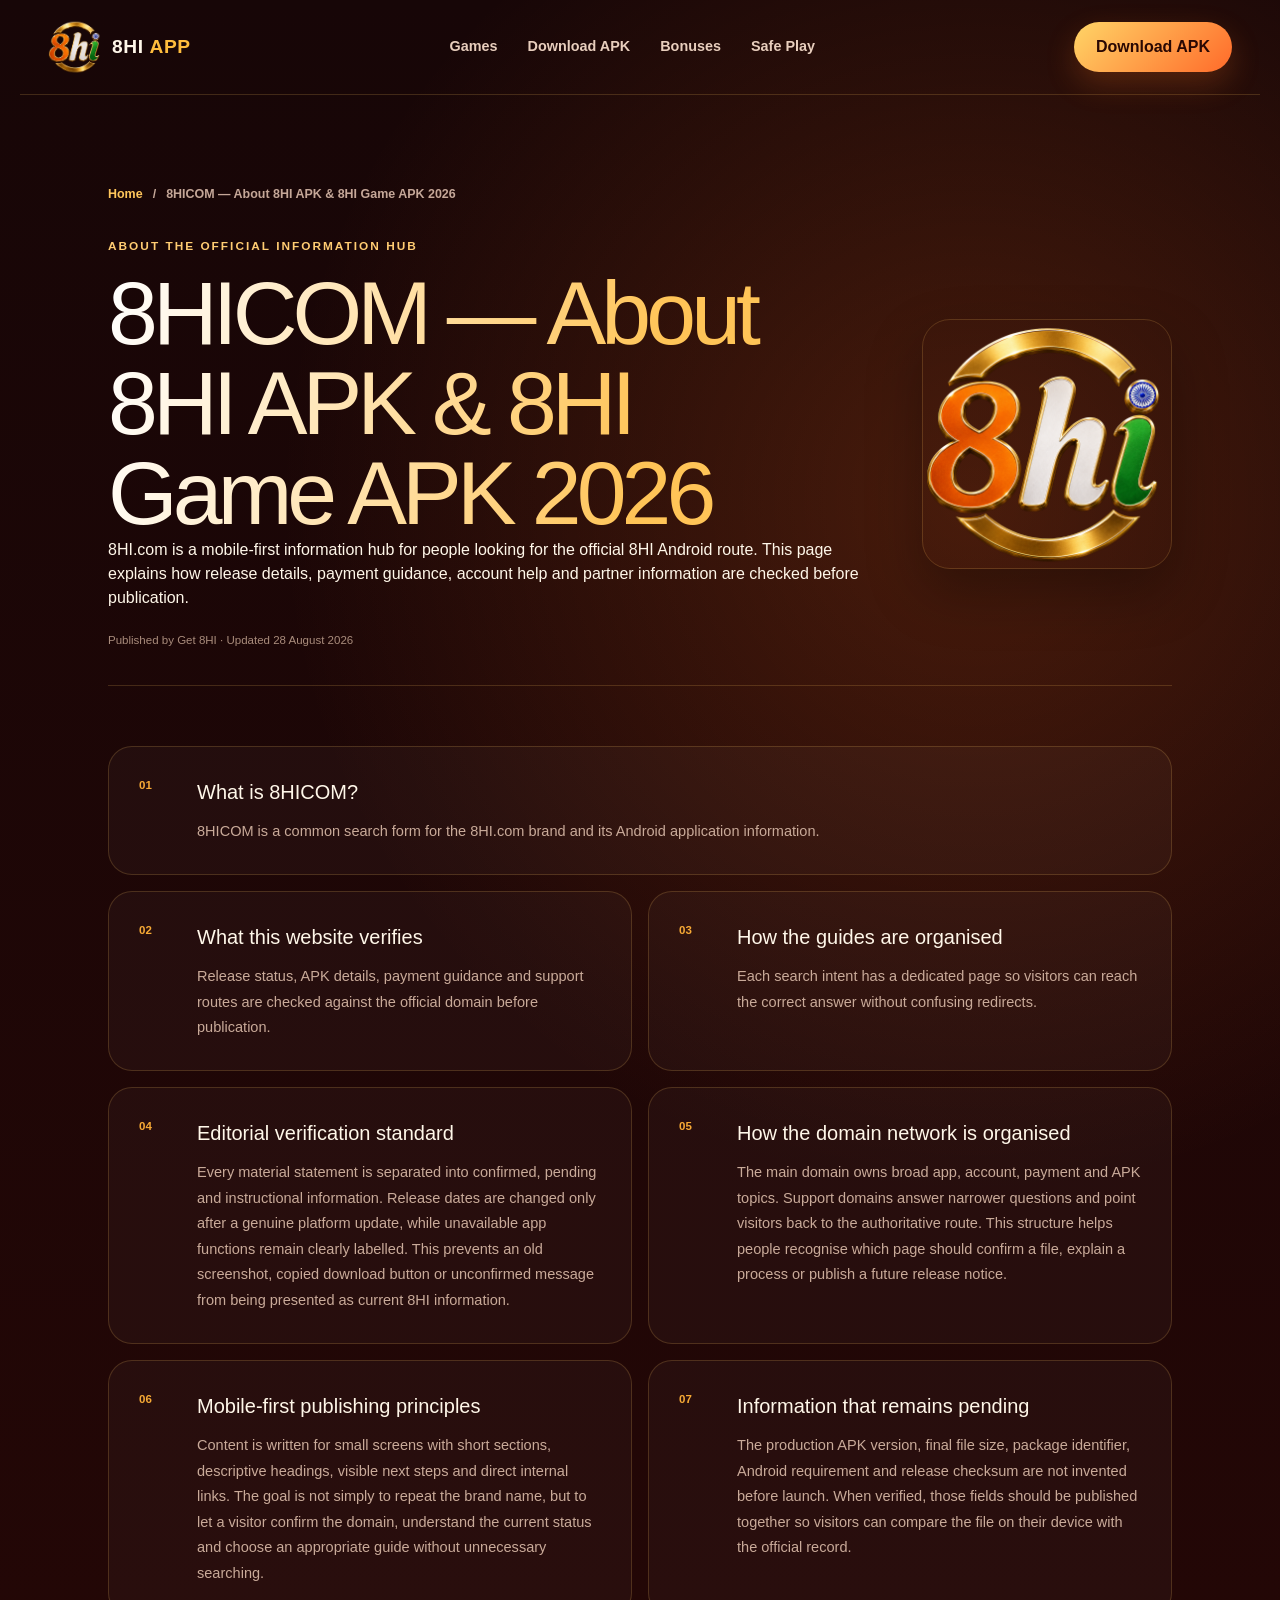
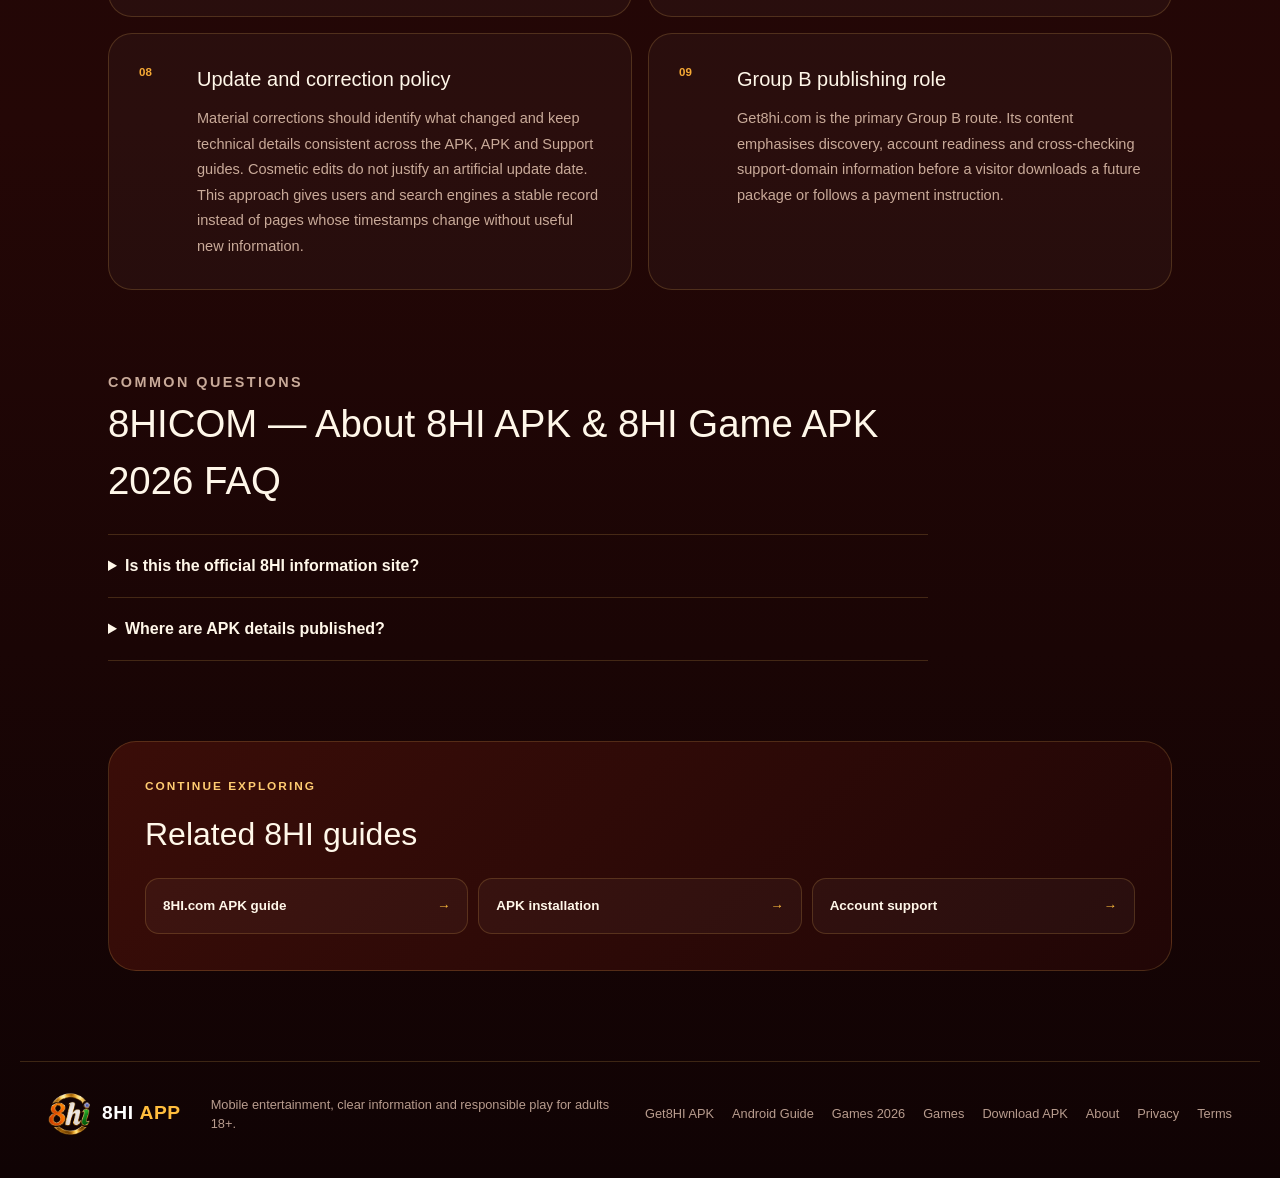
<file: about/index.html>
<!DOCTYPE html><html lang="en-IN"><head><meta charSet="utf-8"/><meta name="viewport" content="width=device-width, initial-scale=1"/><link rel="preload" href="/assets/8hi-mark.png" as="image"/><link rel="stylesheet" href="/_next/static/css/index.BDRPgdrS.css" data-rsc-css-href="/_next/static/css/index.BDRPgdrS.css" data-precedence="vite-rsc/importer-resources"/><link rel="modulepreload" fetchPriority="low" href="/_next/static/chunks/index-BGcl1kzL.js"/><link rel="modulepreload" href="/_next/static/chunks/layout-segment-context-BZ0ORpr4.js" crossorigin=""/><link rel="modulepreload" href="/_next/static/chunks/index-BGcl1kzL.js" />
</head><body><script type="application/ld+json">{"@context":"https://schema.org","@graph":[{"@type":"WebSite","@id":"https://get8hi.com/#website","name":"Get 8HI","alternateName":["8HI","Get 8HI"],"url":"https://get8hi.com/","inLanguage":"en-IN","publisher":{"@id":"https://get8hi.com/#organization"}},{"@type":"Organization","@id":"https://get8hi.com/#organization","name":"Get 8HI","url":"https://get8hi.com/","logo":{"@type":"ImageObject","url":"https://get8hi.com/icon-512.png","width":512,"height":512}}]}</script><main><a class="skip-link" href="#main-content">Skip to content</a><script type="application/ld+json">[{"@context":"https://schema.org","@type":"BreadcrumbList","itemListElement":[{"@type":"ListItem","position":1,"name":"Get 8HI","item":"https://get8hi.com/"},{"@type":"ListItem","position":2,"name":"8HICOM — About 8HI APK & 8HI Game APK 2026","item":"https://get8hi.com/about"}]},{"@context":"https://schema.org","@type":"WebPage","name":"8HICOM — About 8HI APK & 8HI Game APK 2026","description":"Learn about 8HICOM, the 8HI APK, Android access, supported payments, platform partners and verified download information.","url":"https://get8hi.com/about","datePublished":"2026-08-31","dateModified":"2026-08-31","publisher":{"@type":"Organization","name":"Get 8HI","url":"https://get8hi.com/"}},{"@context":"https://schema.org","@type":"FAQPage","mainEntity":[{"@type":"Question","name":"Is this the official 8HI information site?","acceptedAnswer":{"@type":"Answer","text":"Yes. get8hi.com is the primary Group B information domain."}},{"@type":"Question","name":"Where are APK details published?","acceptedAnswer":{"@type":"Answer","text":"Use the dedicated 8HI APK and APK installation guides."}}]}]</script><header class="site-header"><a href="/" class="brand" aria-label="Get 8HI home"><img src="/assets/8hi-mark.png" alt="Get 8HI" width="54" height="54"/><span>8HI <b>APP</b></span></a><nav aria-label="Main navigation"><a href="/8hi-com">Games</a><a href="/8hi-app">Download APK</a><a href="/8hi-payment-guide">Bonuses</a><a href="/responsible-gaming">Safe Play</a></nav><a class="nav-cta" href="/8hi-app">Download APK</a></header><article class="content-shell" id="main-content"><nav class="breadcrumbs" aria-label="Breadcrumb"><a href="/">Home</a><span aria-hidden="true">/</span><span>8HICOM — About 8HI APK &amp; 8HI Game APK 2026</span></nav><div class="content-hero with-image"><div><p class="eyebrow">About the official information hub</p><h1>8HICOM — About 8HI APK &amp; 8HI Game APK 2026</h1><p>8HI.com is a mobile-first information hub for people looking for the official 8HI Android route. This page explains how release details, payment guidance, account help and partner information are checked before publication.</p><small>Published by Get 8HI · Updated 28 August 2026</small></div><img src="/assets/8hi-mark.png" alt="8HICOM — About 8HI APK &amp; 8HI Game APK 2026" width="420" height="420"/></div><div class="rich-article-grid"><section><span>01</span><div><h2>What is 8HICOM?</h2><p>8HICOM is a common search form for the 8HI.com brand and its Android application information.</p></div></section><section><span>02</span><div><h2>What this website verifies</h2><p>Release status, APK details, payment guidance and support routes are checked against the official domain before publication.</p></div></section><section><span>03</span><div><h2>How the guides are organised</h2><p>Each search intent has a dedicated page so visitors can reach the correct answer without confusing redirects.</p></div></section><section><span>04</span><div><h2>Editorial verification standard</h2><p>Every material statement is separated into confirmed, pending and instructional information. Release dates are changed only after a genuine platform update, while unavailable app functions remain clearly labelled. This prevents an old screenshot, copied download button or unconfirmed message from being presented as current 8HI information.</p></div></section><section><span>05</span><div><h2>How the domain network is organised</h2><p>The main domain owns broad app, account, payment and APK topics. Support domains answer narrower questions and point visitors back to the authoritative route. This structure helps people recognise which page should confirm a file, explain a process or publish a future release notice.</p></div></section><section><span>06</span><div><h2>Mobile-first publishing principles</h2><p>Content is written for small screens with short sections, descriptive headings, visible next steps and direct internal links. The goal is not simply to repeat the brand name, but to let a visitor confirm the domain, understand the current status and choose an appropriate guide without unnecessary searching.</p></div></section><section><span>07</span><div><h2>Information that remains pending</h2><p>The production APK version, final file size, package identifier, Android requirement and release checksum are not invented before launch. When verified, those fields should be published together so visitors can compare the file on their device with the official record.</p></div></section><section><span>08</span><div><h2>Update and correction policy</h2><p>Material corrections should identify what changed and keep technical details consistent across the APK, APK and Support guides. Cosmetic edits do not justify an artificial update date. This approach gives users and search engines a stable record instead of pages whose timestamps change without useful new information.</p></div></section><section><span>09</span><div><h2>Group B publishing role</h2><p>Get8hi.com is the primary Group B route. Its content emphasises discovery, account readiness and cross-checking support-domain information before a visitor downloads a future package or follows a payment instruction.</p></div></section></div><section class="faq"><p class="eyebrow">Common questions</p><h2>8HICOM — About 8HI APK &amp; 8HI Game APK 2026<!-- --> FAQ</h2><details><summary>Is this the official 8HI information site?</summary><p>Yes. get8hi.com is the primary Group B information domain.</p></details><details><summary>Where are APK details published?</summary><p>Use the dedicated 8HI APK and APK installation guides.</p></details></section><aside class="related"><p class="eyebrow">Continue exploring</p><h2>Related 8HI guides</h2><div><a href="/8hi-app">8HI.com APK guide<span>→</span></a><a href="/8hi-apk-install">APK installation<span>→</span></a><a href="/support">Account support<span>→</span></a></div></aside></article><footer><div class="brand footer-brand"><img src="/assets/8hi-mark.png" alt="" width="44" height="44"/><span>8HI <b>APP</b></span></div><p>Mobile entertainment, clear information and responsible play for adults 18+.</p><div class="footer-links"><a href="/8hi-app">Get8HI APK</a><a href="/8hi-login">Android Guide</a><a href="/8hi-login">Games 2026</a><a href="/8hi-com">Games</a><a href="/8hi-app">Download APK</a><a href="/about">About</a><a href="/privacy">Privacy</a><a href="/terms">Terms</a></div></footer></main><!--$--><!--/$--><div hidden=""><!--$--><div hidden=""><title>8HICOM — About 8HI APK &amp; 8HI Game APK 2026 | 8HI.com</title><meta name="description" content="Learn about 8HICOM, the 8HI APK, Android access, supported payments, platform partners and verified download information."><meta name="application-name" content="Get 8HI"><meta name="creator" content="Get 8HI"><meta name="publisher" content="Get 8HI"><meta name="format-detection" content="telephone=no, address=no, email=no"><meta name="category" content="entertainment"><meta name="robots" content="index, follow"><meta name="googlebot" content="index, follow, max-image-preview:large, max-snippet:-1, max-video-preview:-1"><meta property="og:title" content="8HICOM — About 8HI APK &amp; 8HI Game APK 2026"><meta property="og:description" content="Learn about 8HICOM, the 8HI APK, Android access, supported payments, platform partners and verified download information."><meta property="og:url" content="https://get8hi.com/about"><meta property="og:type" content="article"><meta property="article:published_time" content="2026-09-07T00:00:00+05:30"><meta property="article:modified_time" content="2026-09-07T00:00:00+05:30"><meta property="article:author" content="Get 8HI"><meta property="og:image" content="https://get8hi.com/assets/8hi-mark.png"><meta property="og:image:width" content="900"><meta property="og:image:height" content="900"><meta property="og:image:alt" content="8HICOM — About 8HI APK &amp; 8HI Game APK 2026"><meta name="twitter:card" content="summary_large_image"><meta name="twitter:title" content="8HICOM — About 8HI APK &amp; 8HI Game APK 2026"><meta name="twitter:description" content="Learn about 8HICOM, the 8HI APK, Android access, supported payments, platform partners and verified download information."><meta name="twitter:image" content="https://get8hi.com/assets/8hi-mark.png"><link rel="shortcut icon" href="/favicon.ico"><link rel="icon" href="/icon-48.png" type="image/png" sizes="48x48"><link rel="icon" href="/icon.png" type="image/png" sizes="96x96"><link rel="icon" href="/icon-192.png" type="image/png" sizes="192x192"><link rel="icon" href="/favicon.ico" type="image/x-icon" sizes="48x48"><link rel="apple-touch-icon" href="/icon-192.png" type="image/png" sizes="192x192"><link rel="manifest" href="/manifest.webmanifest"><link rel="canonical" href="https://get8hi.com/about"></div><!--/$--></div><script src="/download-ready.js" defer></script></body></html>
</file>
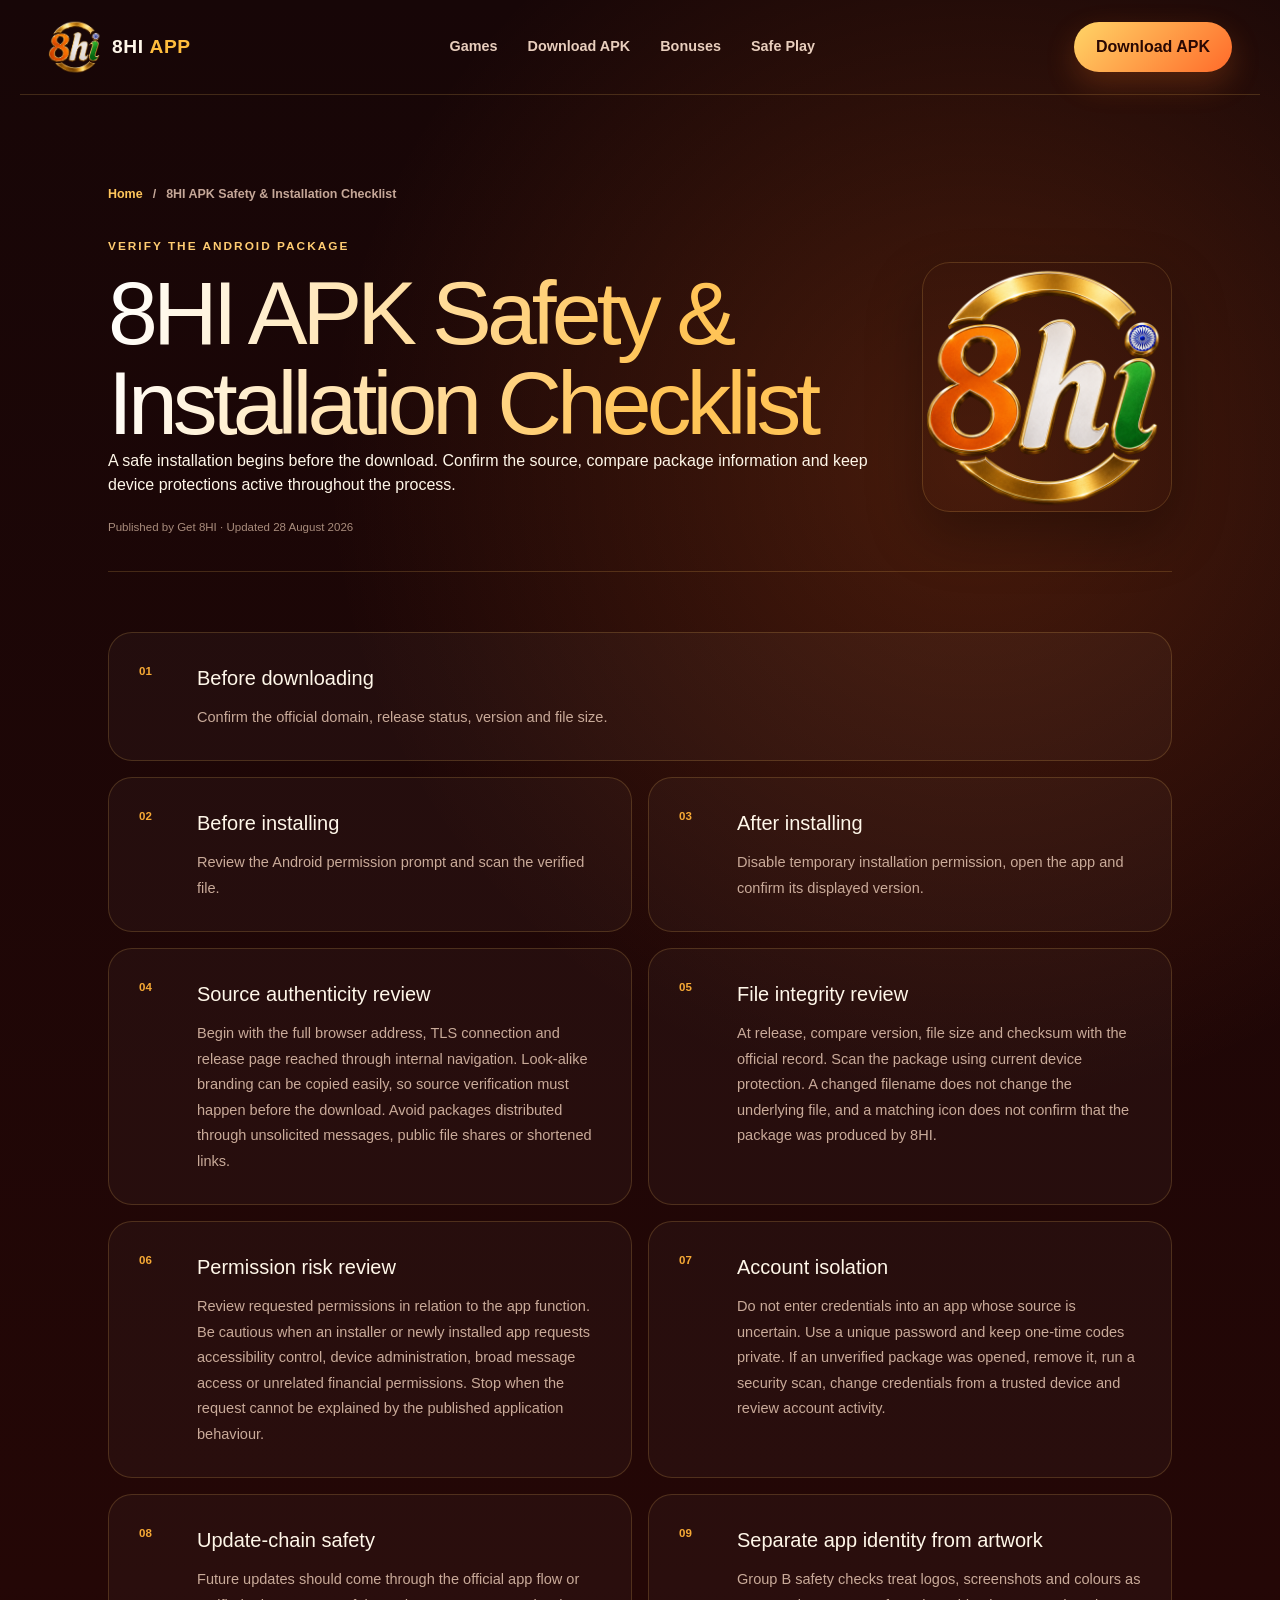
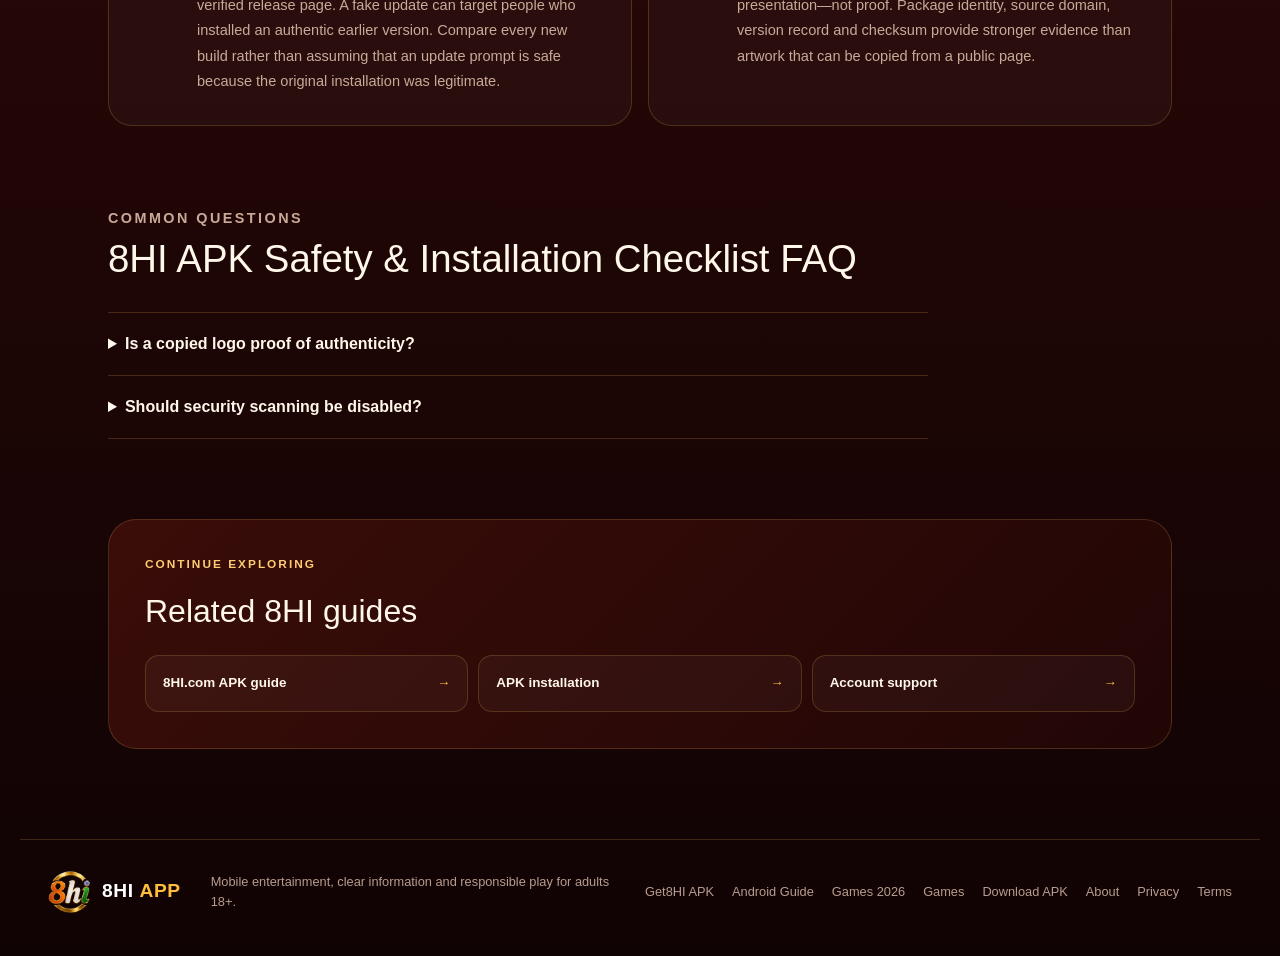
<file: apk-safety/index.html>
<!DOCTYPE html><html lang="en-IN"><head><meta charSet="utf-8"/><meta name="viewport" content="width=device-width, initial-scale=1"/><link rel="preload" href="/assets/8hi-mark.png" as="image"/><link rel="preload" href="/icon-512.png" as="image"/><link rel="stylesheet" href="/_next/static/css/index.BDRPgdrS.css" data-rsc-css-href="/_next/static/css/index.BDRPgdrS.css" data-precedence="vite-rsc/importer-resources"/><link rel="modulepreload" fetchPriority="low" href="/_next/static/chunks/index-BGcl1kzL.js"/><link rel="modulepreload" href="/_next/static/chunks/layout-segment-context-BZ0ORpr4.js" crossorigin=""/><link rel="modulepreload" href="/_next/static/chunks/index-BGcl1kzL.js" />
</head><body><script type="application/ld+json">{"@context":"https://schema.org","@graph":[{"@type":"WebSite","@id":"https://get8hi.com/#website","name":"Get 8HI","alternateName":["8HI","Get 8HI"],"url":"https://get8hi.com/","inLanguage":"en-IN","publisher":{"@id":"https://get8hi.com/#organization"}},{"@type":"Organization","@id":"https://get8hi.com/#organization","name":"Get 8HI","url":"https://get8hi.com/","logo":{"@type":"ImageObject","url":"https://get8hi.com/icon-512.png","width":512,"height":512}}]}</script><main><a class="skip-link" href="#main-content">Skip to content</a><script type="application/ld+json">[{"@context":"https://schema.org","@type":"BreadcrumbList","itemListElement":[{"@type":"ListItem","position":1,"name":"Get 8HI","item":"https://get8hi.com/"},{"@type":"ListItem","position":2,"name":"8HI APK Safety & Installation Checklist","item":"https://get8hi.com/apk-safety"}]},{"@context":"https://schema.org","@type":"WebPage","name":"8HI APK Safety & Installation Checklist","description":"Use this 8HI APK safety checklist before downloading and installing an Android package.","url":"https://get8hi.com/apk-safety","datePublished":"2026-08-31","dateModified":"2026-08-31","publisher":{"@type":"Organization","name":"Get 8HI","url":"https://get8hi.com/"}},{"@context":"https://schema.org","@type":"FAQPage","mainEntity":[{"@type":"Question","name":"Is a copied logo proof of authenticity?","acceptedAnswer":{"@type":"Answer","text":"No. Verify the exact domain and package details."}},{"@type":"Question","name":"Should security scanning be disabled?","acceptedAnswer":{"@type":"Answer","text":"No. Keep device protection enabled."}}]}]</script><header class="site-header"><a href="/" class="brand" aria-label="Get 8HI home"><img src="/assets/8hi-mark.png" alt="Get 8HI" width="54" height="54"/><span>8HI <b>APP</b></span></a><nav aria-label="Main navigation"><a href="/8hi-com">Games</a><a href="/8hi-app">Download APK</a><a href="/8hi-payment-guide">Bonuses</a><a href="/responsible-gaming">Safe Play</a></nav><a class="nav-cta" href="/8hi-app">Download APK</a></header><article class="content-shell" id="main-content"><nav class="breadcrumbs" aria-label="Breadcrumb"><a href="/">Home</a><span aria-hidden="true">/</span><span>8HI APK Safety &amp; Installation Checklist</span></nav><div class="content-hero with-image"><div><p class="eyebrow">Verify the Android package</p><h1>8HI APK Safety &amp; Installation Checklist</h1><p>A safe installation begins before the download. Confirm the source, compare package information and keep device protections active throughout the process.</p><small>Published by Get 8HI · Updated 28 August 2026</small></div><img src="/icon-512.png" alt="8HI APK Safety &amp; Installation Checklist" width="420" height="420"/></div><div class="rich-article-grid"><section><span>01</span><div><h2>Before downloading</h2><p>Confirm the official domain, release status, version and file size.</p></div></section><section><span>02</span><div><h2>Before installing</h2><p>Review the Android permission prompt and scan the verified file.</p></div></section><section><span>03</span><div><h2>After installing</h2><p>Disable temporary installation permission, open the app and confirm its displayed version.</p></div></section><section><span>04</span><div><h2>Source authenticity review</h2><p>Begin with the full browser address, TLS connection and release page reached through internal navigation. Look-alike branding can be copied easily, so source verification must happen before the download. Avoid packages distributed through unsolicited messages, public file shares or shortened links.</p></div></section><section><span>05</span><div><h2>File integrity review</h2><p>At release, compare version, file size and checksum with the official record. Scan the package using current device protection. A changed filename does not change the underlying file, and a matching icon does not confirm that the package was produced by 8HI.</p></div></section><section><span>06</span><div><h2>Permission risk review</h2><p>Review requested permissions in relation to the app function. Be cautious when an installer or newly installed app requests accessibility control, device administration, broad message access or unrelated financial permissions. Stop when the request cannot be explained by the published application behaviour.</p></div></section><section><span>07</span><div><h2>Account isolation</h2><p>Do not enter credentials into an app whose source is uncertain. Use a unique password and keep one-time codes private. If an unverified package was opened, remove it, run a security scan, change credentials from a trusted device and review account activity.</p></div></section><section><span>08</span><div><h2>Update-chain safety</h2><p>Future updates should come through the official app flow or verified release page. A fake update can target people who installed an authentic earlier version. Compare every new build rather than assuming that an update prompt is safe because the original installation was legitimate.</p></div></section><section><span>09</span><div><h2>Separate app identity from artwork</h2><p>Group B safety checks treat logos, screenshots and colours as presentation—not proof. Package identity, source domain, version record and checksum provide stronger evidence than artwork that can be copied from a public page.</p></div></section></div><section class="faq"><p class="eyebrow">Common questions</p><h2>8HI APK Safety &amp; Installation Checklist<!-- --> FAQ</h2><details><summary>Is a copied logo proof of authenticity?</summary><p>No. Verify the exact domain and package details.</p></details><details><summary>Should security scanning be disabled?</summary><p>No. Keep device protection enabled.</p></details></section><aside class="related"><p class="eyebrow">Continue exploring</p><h2>Related 8HI guides</h2><div><a href="/8hi-app">8HI.com APK guide<span>→</span></a><a href="/8hi-apk-install">APK installation<span>→</span></a><a href="/support">Account support<span>→</span></a></div></aside></article><footer><div class="brand footer-brand"><img src="/assets/8hi-mark.png" alt="" width="44" height="44"/><span>8HI <b>APP</b></span></div><p>Mobile entertainment, clear information and responsible play for adults 18+.</p><div class="footer-links"><a href="/8hi-app">Get8HI APK</a><a href="/8hi-login">Android Guide</a><a href="/8hi-login">Games 2026</a><a href="/8hi-com">Games</a><a href="/8hi-app">Download APK</a><a href="/about">About</a><a href="/privacy">Privacy</a><a href="/terms">Terms</a></div></footer></main><!--$--><!--/$--><div hidden=""><!--$--><div hidden=""><title>8HI APK Safety &amp; Installation Checklist | 8HI.com</title><meta name="description" content="Use this 8HI APK safety checklist before downloading and installing an Android package."><meta name="application-name" content="Get 8HI"><meta name="creator" content="Get 8HI"><meta name="publisher" content="Get 8HI"><meta name="format-detection" content="telephone=no, address=no, email=no"><meta name="category" content="entertainment"><meta name="robots" content="index, follow"><meta name="googlebot" content="index, follow, max-image-preview:large, max-snippet:-1, max-video-preview:-1"><meta property="og:title" content="8HI APK Safety &amp; Installation Checklist"><meta property="og:description" content="Use this 8HI APK safety checklist before downloading and installing an Android package."><meta property="og:url" content="https://get8hi.com/apk-safety"><meta property="og:type" content="article"><meta property="article:published_time" content="2026-09-07T00:00:00+05:30"><meta property="article:modified_time" content="2026-09-07T00:00:00+05:30"><meta property="article:author" content="Get 8HI"><meta property="og:image" content="https://get8hi.com/icon-512.png"><meta property="og:image:width" content="900"><meta property="og:image:height" content="900"><meta property="og:image:alt" content="8HI APK Safety &amp; Installation Checklist"><meta name="twitter:card" content="summary_large_image"><meta name="twitter:title" content="8HI APK Safety &amp; Installation Checklist"><meta name="twitter:description" content="Use this 8HI APK safety checklist before downloading and installing an Android package."><meta name="twitter:image" content="https://get8hi.com/icon-512.png"><link rel="shortcut icon" href="/favicon.ico"><link rel="icon" href="/icon-48.png" type="image/png" sizes="48x48"><link rel="icon" href="/icon.png" type="image/png" sizes="96x96"><link rel="icon" href="/icon-192.png" type="image/png" sizes="192x192"><link rel="icon" href="/favicon.ico" type="image/x-icon" sizes="48x48"><link rel="apple-touch-icon" href="/icon-192.png" type="image/png" sizes="192x192"><link rel="manifest" href="/manifest.webmanifest"><link rel="canonical" href="https://get8hi.com/apk-safety"></div><!--/$--></div><script src="/download-ready.js" defer></script></body></html>
</file>
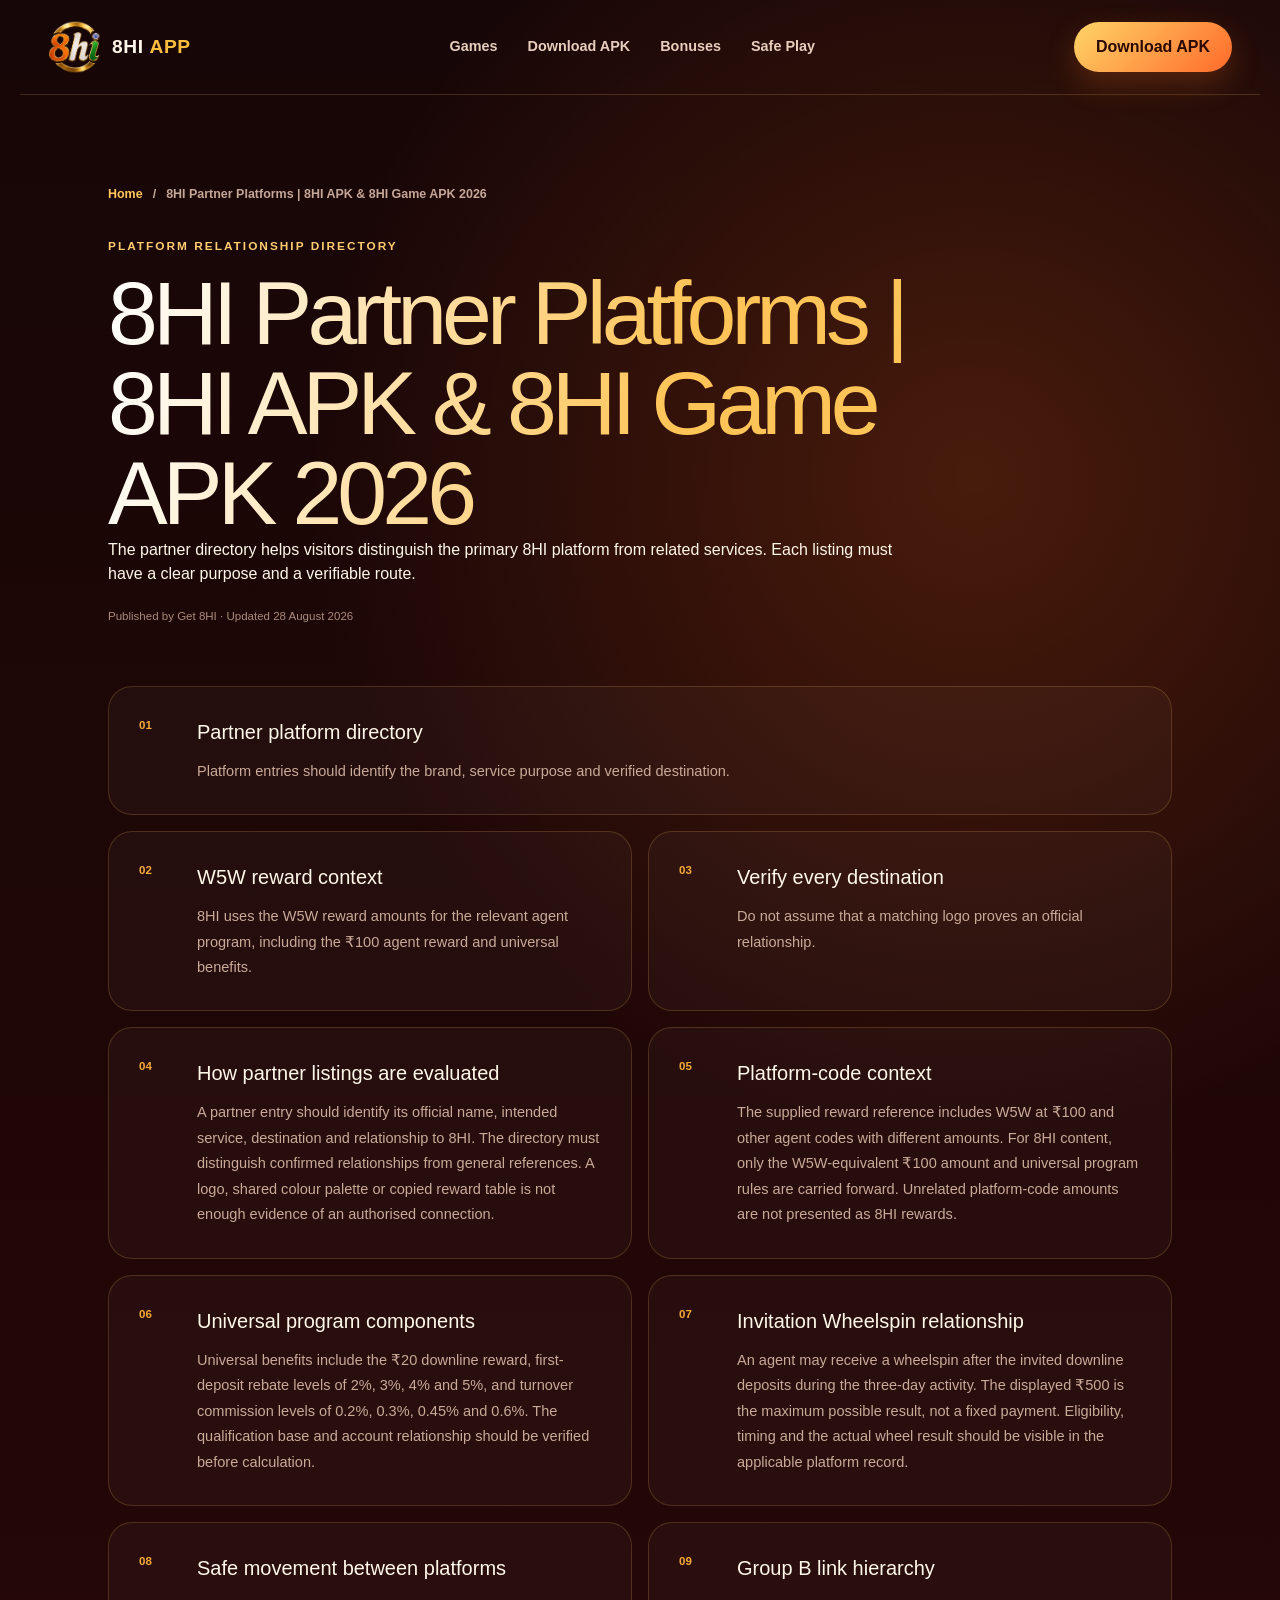
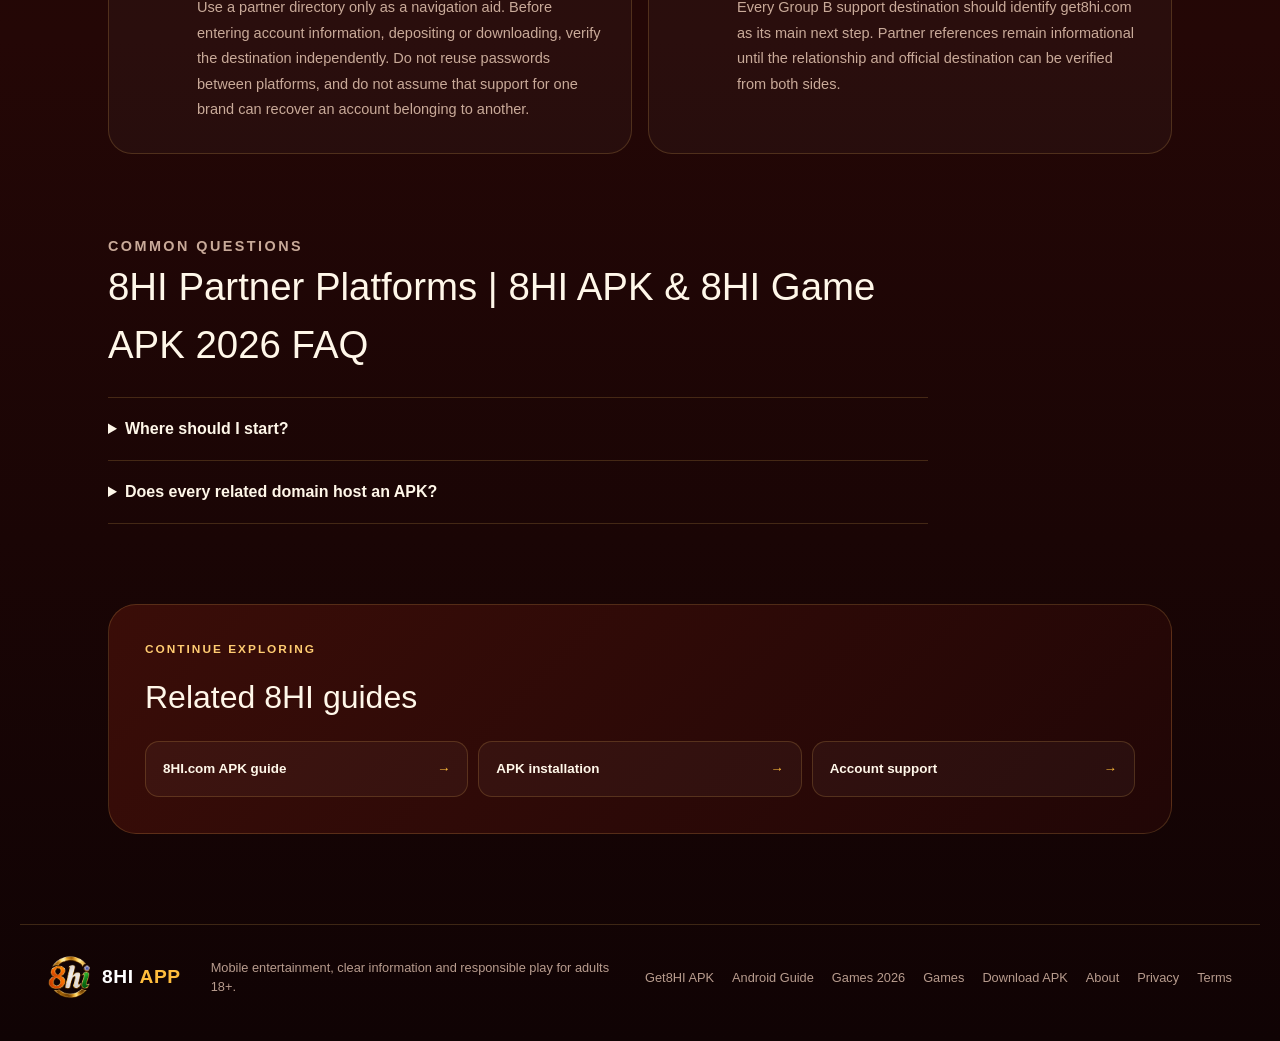
<file: partner/index.html>
<!DOCTYPE html><html lang="en-IN"><head><meta charSet="utf-8"/><meta name="viewport" content="width=device-width, initial-scale=1"/><link rel="preload" href="/assets/8hi-mark.png" as="image"/><link rel="stylesheet" href="/_next/static/css/index.BDRPgdrS.css" data-rsc-css-href="/_next/static/css/index.BDRPgdrS.css" data-precedence="vite-rsc/importer-resources"/><link rel="modulepreload" fetchPriority="low" href="/_next/static/chunks/index-BGcl1kzL.js"/><link rel="modulepreload" href="/_next/static/chunks/layout-segment-context-BZ0ORpr4.js" crossorigin=""/><link rel="modulepreload" href="/_next/static/chunks/index-BGcl1kzL.js" />
</head><body><script type="application/ld+json">{"@context":"https://schema.org","@graph":[{"@type":"WebSite","@id":"https://get8hi.com/#website","name":"Get 8HI","alternateName":["8HI","Get 8HI"],"url":"https://get8hi.com/","inLanguage":"en-IN","publisher":{"@id":"https://get8hi.com/#organization"}},{"@type":"Organization","@id":"https://get8hi.com/#organization","name":"Get 8HI","url":"https://get8hi.com/","logo":{"@type":"ImageObject","url":"https://get8hi.com/icon-512.png","width":512,"height":512}}]}</script><main><a class="skip-link" href="#main-content">Skip to content</a><script type="application/ld+json">[{"@context":"https://schema.org","@type":"BreadcrumbList","itemListElement":[{"@type":"ListItem","position":1,"name":"Get 8HI","item":"https://get8hi.com/"},{"@type":"ListItem","position":2,"name":"8HI Partner Platforms | 8HI APK & 8HI Game APK 2026","item":"https://get8hi.com/partner"}]},{"@context":"https://schema.org","@type":"WebPage","name":"8HI Partner Platforms | 8HI APK & 8HI Game APK 2026","description":"Explore 8HI partner-platform information and learn how related app names connect to the primary 8HI download guide.","url":"https://get8hi.com/partner","datePublished":"2026-08-31","dateModified":"2026-08-31","publisher":{"@type":"Organization","name":"Get 8HI","url":"https://get8hi.com/"}},{"@context":"https://schema.org","@type":"FAQPage","mainEntity":[{"@type":"Question","name":"Where should I start?","acceptedAnswer":{"@type":"Answer","text":"Begin with the primary get8hi.com app guide."}},{"@type":"Question","name":"Does every related domain host an APK?","acceptedAnswer":{"@type":"Answer","text":"No. Support domains provide focused information and link back to the main route."}}]}]</script><header class="site-header"><a href="/" class="brand" aria-label="Get 8HI home"><img src="/assets/8hi-mark.png" alt="Get 8HI" width="54" height="54"/><span>8HI <b>APP</b></span></a><nav aria-label="Main navigation"><a href="/8hi-com">Games</a><a href="/8hi-app">Download APK</a><a href="/8hi-payment-guide">Bonuses</a><a href="/responsible-gaming">Safe Play</a></nav><a class="nav-cta" href="/8hi-app">Download APK</a></header><article class="content-shell" id="main-content"><nav class="breadcrumbs" aria-label="Breadcrumb"><a href="/">Home</a><span aria-hidden="true">/</span><span>8HI Partner Platforms | 8HI APK &amp; 8HI Game APK 2026</span></nav><div class="content-hero "><div><p class="eyebrow">Platform relationship directory</p><h1>8HI Partner Platforms | 8HI APK &amp; 8HI Game APK 2026</h1><p>The partner directory helps visitors distinguish the primary 8HI platform from related services. Each listing must have a clear purpose and a verifiable route.</p><small>Published by Get 8HI · Updated 28 August 2026</small></div></div><div class="rich-article-grid"><section><span>01</span><div><h2>Partner platform directory</h2><p>Platform entries should identify the brand, service purpose and verified destination.</p></div></section><section><span>02</span><div><h2>W5W reward context</h2><p>8HI uses the W5W reward amounts for the relevant agent program, including the ₹100 agent reward and universal benefits.</p></div></section><section><span>03</span><div><h2>Verify every destination</h2><p>Do not assume that a matching logo proves an official relationship.</p></div></section><section><span>04</span><div><h2>How partner listings are evaluated</h2><p>A partner entry should identify its official name, intended service, destination and relationship to 8HI. The directory must distinguish confirmed relationships from general references. A logo, shared colour palette or copied reward table is not enough evidence of an authorised connection.</p></div></section><section><span>05</span><div><h2>Platform-code context</h2><p>The supplied reward reference includes W5W at ₹100 and other agent codes with different amounts. For 8HI content, only the W5W-equivalent ₹100 amount and universal program rules are carried forward. Unrelated platform-code amounts are not presented as 8HI rewards.</p></div></section><section><span>06</span><div><h2>Universal program components</h2><p>Universal benefits include the ₹20 downline reward, first-deposit rebate levels of 2%, 3%, 4% and 5%, and turnover commission levels of 0.2%, 0.3%, 0.45% and 0.6%. The qualification base and account relationship should be verified before calculation.</p></div></section><section><span>07</span><div><h2>Invitation Wheelspin relationship</h2><p>An agent may receive a wheelspin after the invited downline deposits during the three-day activity. The displayed ₹500 is the maximum possible result, not a fixed payment. Eligibility, timing and the actual wheel result should be visible in the applicable platform record.</p></div></section><section><span>08</span><div><h2>Safe movement between platforms</h2><p>Use a partner directory only as a navigation aid. Before entering account information, depositing or downloading, verify the destination independently. Do not reuse passwords between platforms, and do not assume that support for one brand can recover an account belonging to another.</p></div></section><section><span>09</span><div><h2>Group B link hierarchy</h2><p>Every Group B support destination should identify get8hi.com as its main next step. Partner references remain informational until the relationship and official destination can be verified from both sides.</p></div></section></div><section class="faq"><p class="eyebrow">Common questions</p><h2>8HI Partner Platforms | 8HI APK &amp; 8HI Game APK 2026<!-- --> FAQ</h2><details><summary>Where should I start?</summary><p>Begin with the primary get8hi.com app guide.</p></details><details><summary>Does every related domain host an APK?</summary><p>No. Support domains provide focused information and link back to the main route.</p></details></section><aside class="related"><p class="eyebrow">Continue exploring</p><h2>Related 8HI guides</h2><div><a href="/8hi-app">8HI.com APK guide<span>→</span></a><a href="/8hi-apk-install">APK installation<span>→</span></a><a href="/support">Account support<span>→</span></a></div></aside></article><footer><div class="brand footer-brand"><img src="/assets/8hi-mark.png" alt="" width="44" height="44"/><span>8HI <b>APP</b></span></div><p>Mobile entertainment, clear information and responsible play for adults 18+.</p><div class="footer-links"><a href="/8hi-app">Get8HI APK</a><a href="/8hi-login">Android Guide</a><a href="/8hi-login">Games 2026</a><a href="/8hi-com">Games</a><a href="/8hi-app">Download APK</a><a href="/about">About</a><a href="/privacy">Privacy</a><a href="/terms">Terms</a></div></footer></main><!--$--><!--/$--><div hidden=""><!--$--><div hidden=""><title>8HI Partner Platforms | 8HI APK &amp; 8HI Game APK 2026 | 8HI.com</title><meta name="description" content="Explore 8HI partner-platform information and learn how related app names connect to the primary 8HI download guide."><meta name="application-name" content="Get 8HI"><meta name="creator" content="Get 8HI"><meta name="publisher" content="Get 8HI"><meta name="format-detection" content="telephone=no, address=no, email=no"><meta name="category" content="entertainment"><meta name="robots" content="index, follow"><meta name="googlebot" content="index, follow, max-image-preview:large, max-snippet:-1, max-video-preview:-1"><meta property="og:title" content="8HI Partner Platforms | 8HI APK &amp; 8HI Game APK 2026"><meta property="og:description" content="Explore 8HI partner-platform information and learn how related app names connect to the primary 8HI download guide."><meta property="og:url" content="https://get8hi.com/partner"><meta property="og:type" content="article"><meta property="article:published_time" content="2026-09-07T00:00:00+05:30"><meta property="article:modified_time" content="2026-09-07T00:00:00+05:30"><meta property="article:author" content="Get 8HI"><meta name="twitter:card" content="summary"><meta name="twitter:title" content="8HI Partner Platforms | 8HI APK &amp; 8HI Game APK 2026"><meta name="twitter:description" content="Explore 8HI partner-platform information and learn how related app names connect to the primary 8HI download guide."><link rel="shortcut icon" href="/favicon.ico"><link rel="icon" href="/icon-48.png" type="image/png" sizes="48x48"><link rel="icon" href="/icon.png" type="image/png" sizes="96x96"><link rel="icon" href="/icon-192.png" type="image/png" sizes="192x192"><link rel="icon" href="/favicon.ico" type="image/x-icon" sizes="48x48"><link rel="apple-touch-icon" href="/icon-192.png" type="image/png" sizes="192x192"><link rel="manifest" href="/manifest.webmanifest"><link rel="canonical" href="https://get8hi.com/partner"></div><!--/$--></div><script src="/download-ready.js" defer></script></body></html>
</file>
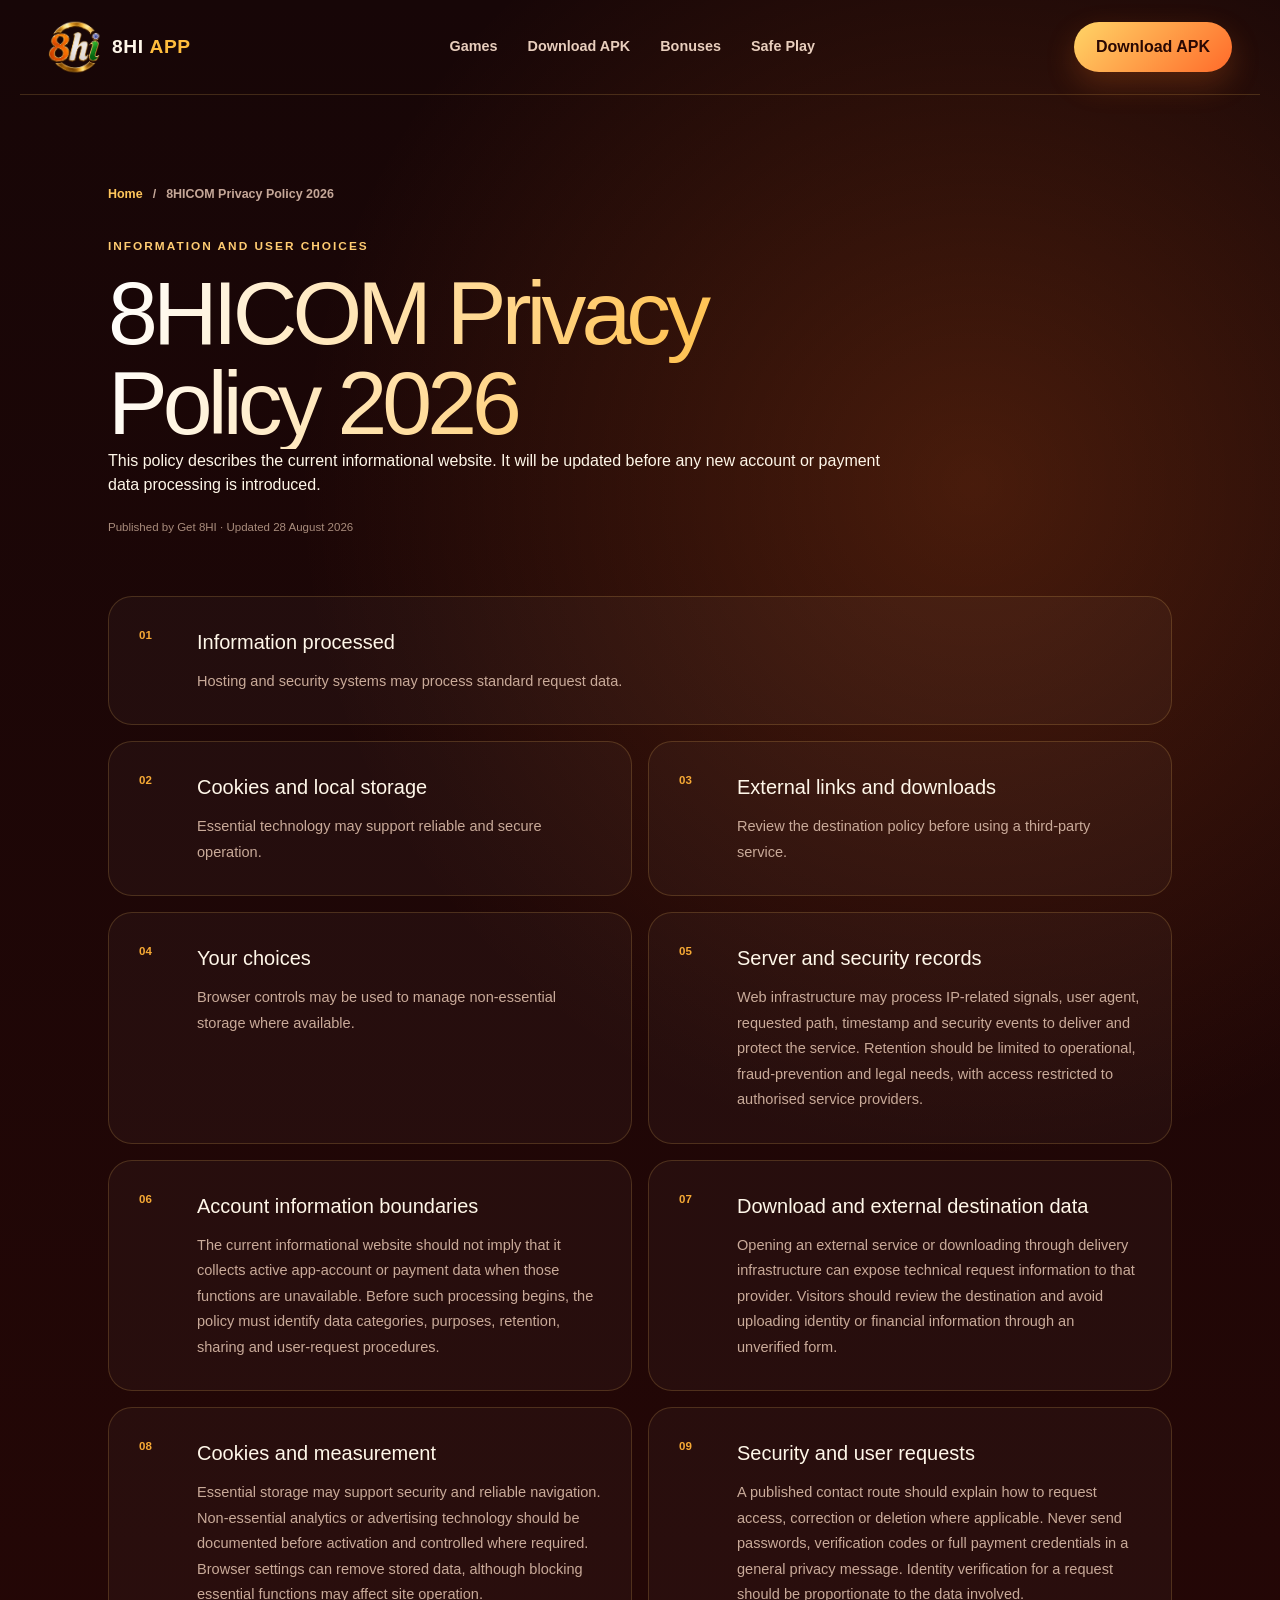
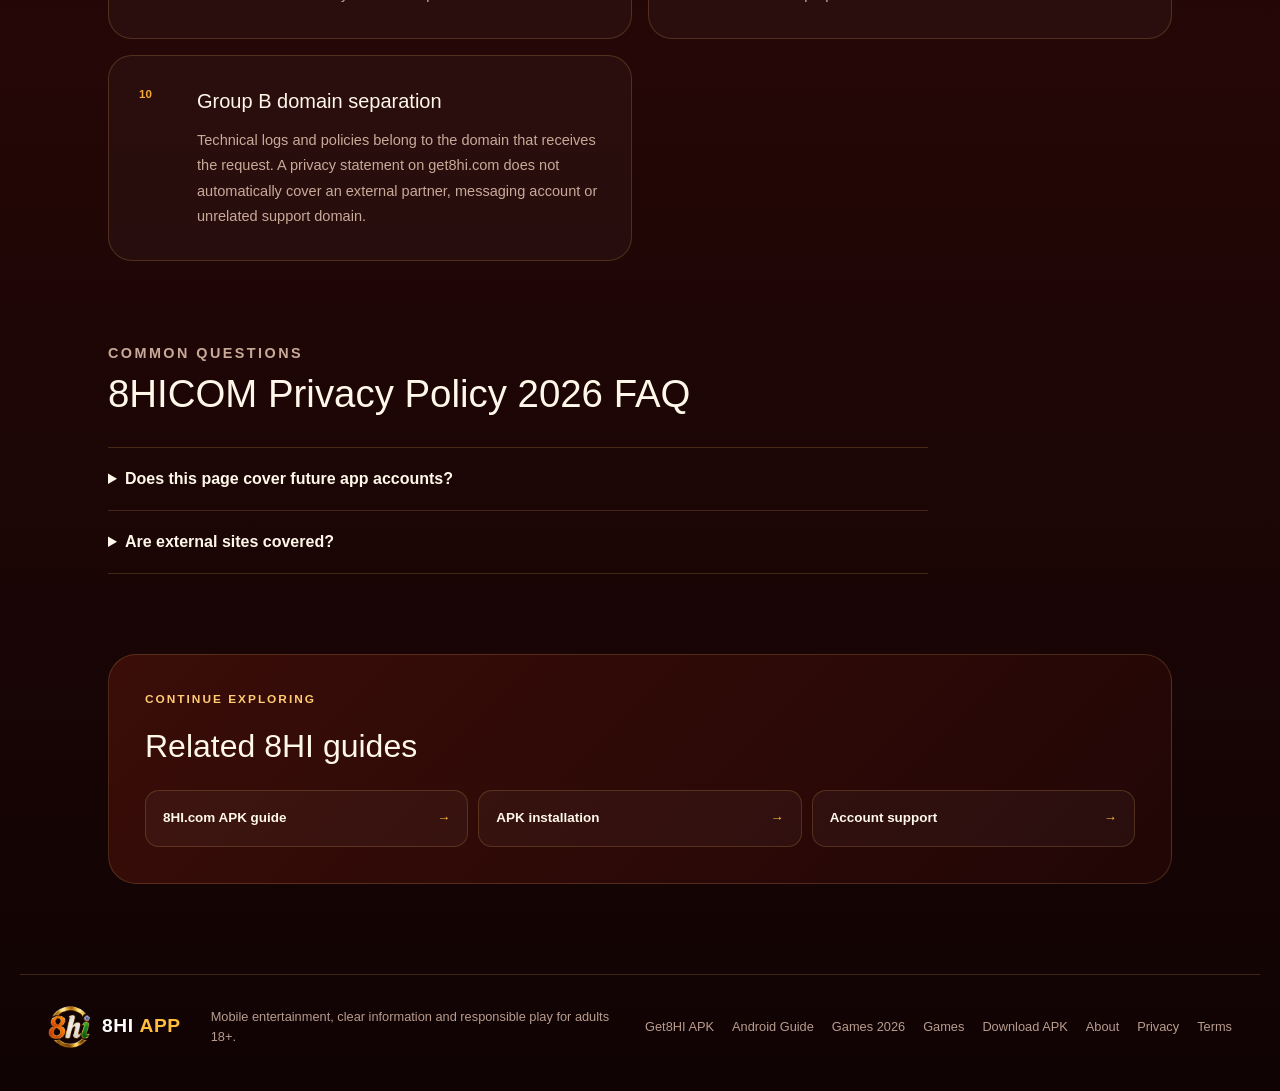
<file: privacy/index.html>
<!DOCTYPE html><html lang="en-IN"><head><meta charSet="utf-8"/><meta name="viewport" content="width=device-width, initial-scale=1"/><link rel="preload" href="/assets/8hi-mark.png" as="image"/><link rel="stylesheet" href="/_next/static/css/index.BDRPgdrS.css" data-rsc-css-href="/_next/static/css/index.BDRPgdrS.css" data-precedence="vite-rsc/importer-resources"/><link rel="modulepreload" fetchPriority="low" href="/_next/static/chunks/index-BGcl1kzL.js"/><link rel="modulepreload" href="/_next/static/chunks/layout-segment-context-BZ0ORpr4.js" crossorigin=""/><link rel="modulepreload" href="/_next/static/chunks/index-BGcl1kzL.js" />
</head><body><script type="application/ld+json">{"@context":"https://schema.org","@graph":[{"@type":"WebSite","@id":"https://get8hi.com/#website","name":"Get 8HI","alternateName":["8HI","Get 8HI"],"url":"https://get8hi.com/","inLanguage":"en-IN","publisher":{"@id":"https://get8hi.com/#organization"}},{"@type":"Organization","@id":"https://get8hi.com/#organization","name":"Get 8HI","url":"https://get8hi.com/","logo":{"@type":"ImageObject","url":"https://get8hi.com/icon-512.png","width":512,"height":512}}]}</script><main><a class="skip-link" href="#main-content">Skip to content</a><script type="application/ld+json">[{"@context":"https://schema.org","@type":"BreadcrumbList","itemListElement":[{"@type":"ListItem","position":1,"name":"Get 8HI","item":"https://get8hi.com/"},{"@type":"ListItem","position":2,"name":"8HICOM Privacy Policy 2026","item":"https://get8hi.com/privacy"}]},{"@context":"https://schema.org","@type":"WebPage","name":"8HICOM Privacy Policy 2026","description":"Read how the 8HICOM information site handles server logs, cookies, external services and user choices.","url":"https://get8hi.com/privacy","datePublished":"2026-08-31","dateModified":"2026-08-31","publisher":{"@type":"Organization","name":"Get 8HI","url":"https://get8hi.com/"}},{"@context":"https://schema.org","@type":"FAQPage","mainEntity":[{"@type":"Question","name":"Does this page cover future app accounts?","acceptedAnswer":{"@type":"Answer","text":"No. Additional terms will be published before new functions launch."}},{"@type":"Question","name":"Are external sites covered?","acceptedAnswer":{"@type":"Answer","text":"No. External destinations apply their own policies."}}]}]</script><header class="site-header"><a href="/" class="brand" aria-label="Get 8HI home"><img src="/assets/8hi-mark.png" alt="Get 8HI" width="54" height="54"/><span>8HI <b>APP</b></span></a><nav aria-label="Main navigation"><a href="/8hi-com">Games</a><a href="/8hi-app">Download APK</a><a href="/8hi-payment-guide">Bonuses</a><a href="/responsible-gaming">Safe Play</a></nav><a class="nav-cta" href="/8hi-app">Download APK</a></header><article class="content-shell" id="main-content"><nav class="breadcrumbs" aria-label="Breadcrumb"><a href="/">Home</a><span aria-hidden="true">/</span><span>8HICOM Privacy Policy 2026</span></nav><div class="content-hero "><div><p class="eyebrow">Information and user choices</p><h1>8HICOM Privacy Policy 2026</h1><p>This policy describes the current informational website. It will be updated before any new account or payment data processing is introduced.</p><small>Published by Get 8HI · Updated 28 August 2026</small></div></div><div class="rich-article-grid"><section><span>01</span><div><h2>Information processed</h2><p>Hosting and security systems may process standard request data.</p></div></section><section><span>02</span><div><h2>Cookies and local storage</h2><p>Essential technology may support reliable and secure operation.</p></div></section><section><span>03</span><div><h2>External links and downloads</h2><p>Review the destination policy before using a third-party service.</p></div></section><section><span>04</span><div><h2>Your choices</h2><p>Browser controls may be used to manage non-essential storage where available.</p></div></section><section><span>05</span><div><h2>Server and security records</h2><p>Web infrastructure may process IP-related signals, user agent, requested path, timestamp and security events to deliver and protect the service. Retention should be limited to operational, fraud-prevention and legal needs, with access restricted to authorised service providers.</p></div></section><section><span>06</span><div><h2>Account information boundaries</h2><p>The current informational website should not imply that it collects active app-account or payment data when those functions are unavailable. Before such processing begins, the policy must identify data categories, purposes, retention, sharing and user-request procedures.</p></div></section><section><span>07</span><div><h2>Download and external destination data</h2><p>Opening an external service or downloading through delivery infrastructure can expose technical request information to that provider. Visitors should review the destination and avoid uploading identity or financial information through an unverified form.</p></div></section><section><span>08</span><div><h2>Cookies and measurement</h2><p>Essential storage may support security and reliable navigation. Non-essential analytics or advertising technology should be documented before activation and controlled where required. Browser settings can remove stored data, although blocking essential functions may affect site operation.</p></div></section><section><span>09</span><div><h2>Security and user requests</h2><p>A published contact route should explain how to request access, correction or deletion where applicable. Never send passwords, verification codes or full payment credentials in a general privacy message. Identity verification for a request should be proportionate to the data involved.</p></div></section><section><span>10</span><div><h2>Group B domain separation</h2><p>Technical logs and policies belong to the domain that receives the request. A privacy statement on get8hi.com does not automatically cover an external partner, messaging account or unrelated support domain.</p></div></section></div><section class="faq"><p class="eyebrow">Common questions</p><h2>8HICOM Privacy Policy 2026<!-- --> FAQ</h2><details><summary>Does this page cover future app accounts?</summary><p>No. Additional terms will be published before new functions launch.</p></details><details><summary>Are external sites covered?</summary><p>No. External destinations apply their own policies.</p></details></section><aside class="related"><p class="eyebrow">Continue exploring</p><h2>Related 8HI guides</h2><div><a href="/8hi-app">8HI.com APK guide<span>→</span></a><a href="/8hi-apk-install">APK installation<span>→</span></a><a href="/support">Account support<span>→</span></a></div></aside></article><footer><div class="brand footer-brand"><img src="/assets/8hi-mark.png" alt="" width="44" height="44"/><span>8HI <b>APP</b></span></div><p>Mobile entertainment, clear information and responsible play for adults 18+.</p><div class="footer-links"><a href="/8hi-app">Get8HI APK</a><a href="/8hi-login">Android Guide</a><a href="/8hi-login">Games 2026</a><a href="/8hi-com">Games</a><a href="/8hi-app">Download APK</a><a href="/about">About</a><a href="/privacy">Privacy</a><a href="/terms">Terms</a></div></footer></main><!--$--><!--/$--><div hidden=""><!--$--><div hidden=""><title>8HICOM Privacy Policy 2026 | 8HI.com</title><meta name="description" content="Read how the 8HICOM information site handles server logs, cookies, external services and user choices."><meta name="application-name" content="Get 8HI"><meta name="creator" content="Get 8HI"><meta name="publisher" content="Get 8HI"><meta name="format-detection" content="telephone=no, address=no, email=no"><meta name="category" content="entertainment"><meta name="robots" content="index, follow"><meta name="googlebot" content="index, follow, max-image-preview:large, max-snippet:-1, max-video-preview:-1"><meta property="og:title" content="8HICOM Privacy Policy 2026"><meta property="og:description" content="Read how the 8HICOM information site handles server logs, cookies, external services and user choices."><meta property="og:url" content="https://get8hi.com/privacy"><meta property="og:type" content="article"><meta property="article:published_time" content="2026-09-07T00:00:00+05:30"><meta property="article:modified_time" content="2026-09-07T00:00:00+05:30"><meta property="article:author" content="Get 8HI"><meta name="twitter:card" content="summary"><meta name="twitter:title" content="8HICOM Privacy Policy 2026"><meta name="twitter:description" content="Read how the 8HICOM information site handles server logs, cookies, external services and user choices."><link rel="shortcut icon" href="/favicon.ico"><link rel="icon" href="/icon-48.png" type="image/png" sizes="48x48"><link rel="icon" href="/icon.png" type="image/png" sizes="96x96"><link rel="icon" href="/icon-192.png" type="image/png" sizes="192x192"><link rel="icon" href="/favicon.ico" type="image/x-icon" sizes="48x48"><link rel="apple-touch-icon" href="/icon-192.png" type="image/png" sizes="192x192"><link rel="manifest" href="/manifest.webmanifest"><link rel="canonical" href="https://get8hi.com/privacy"></div><!--/$--></div><script src="/download-ready.js" defer></script></body></html>
</file>
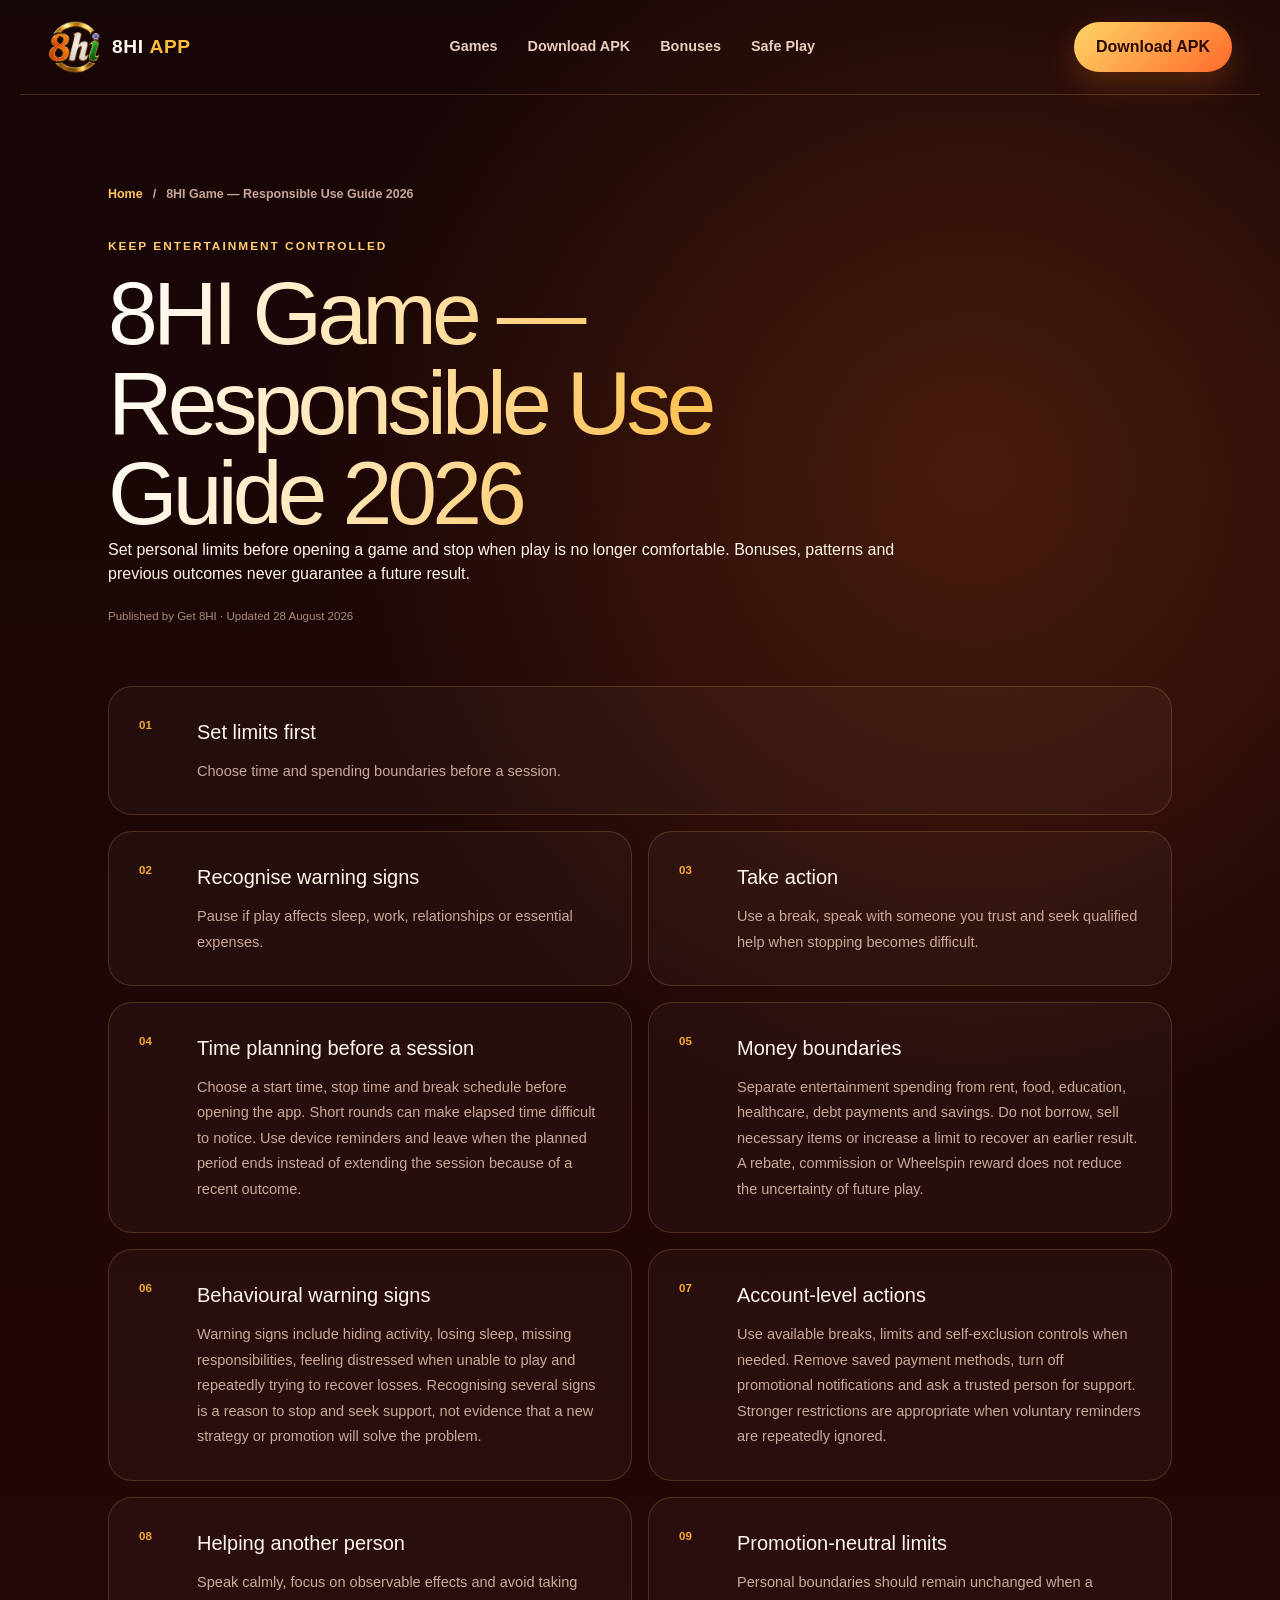
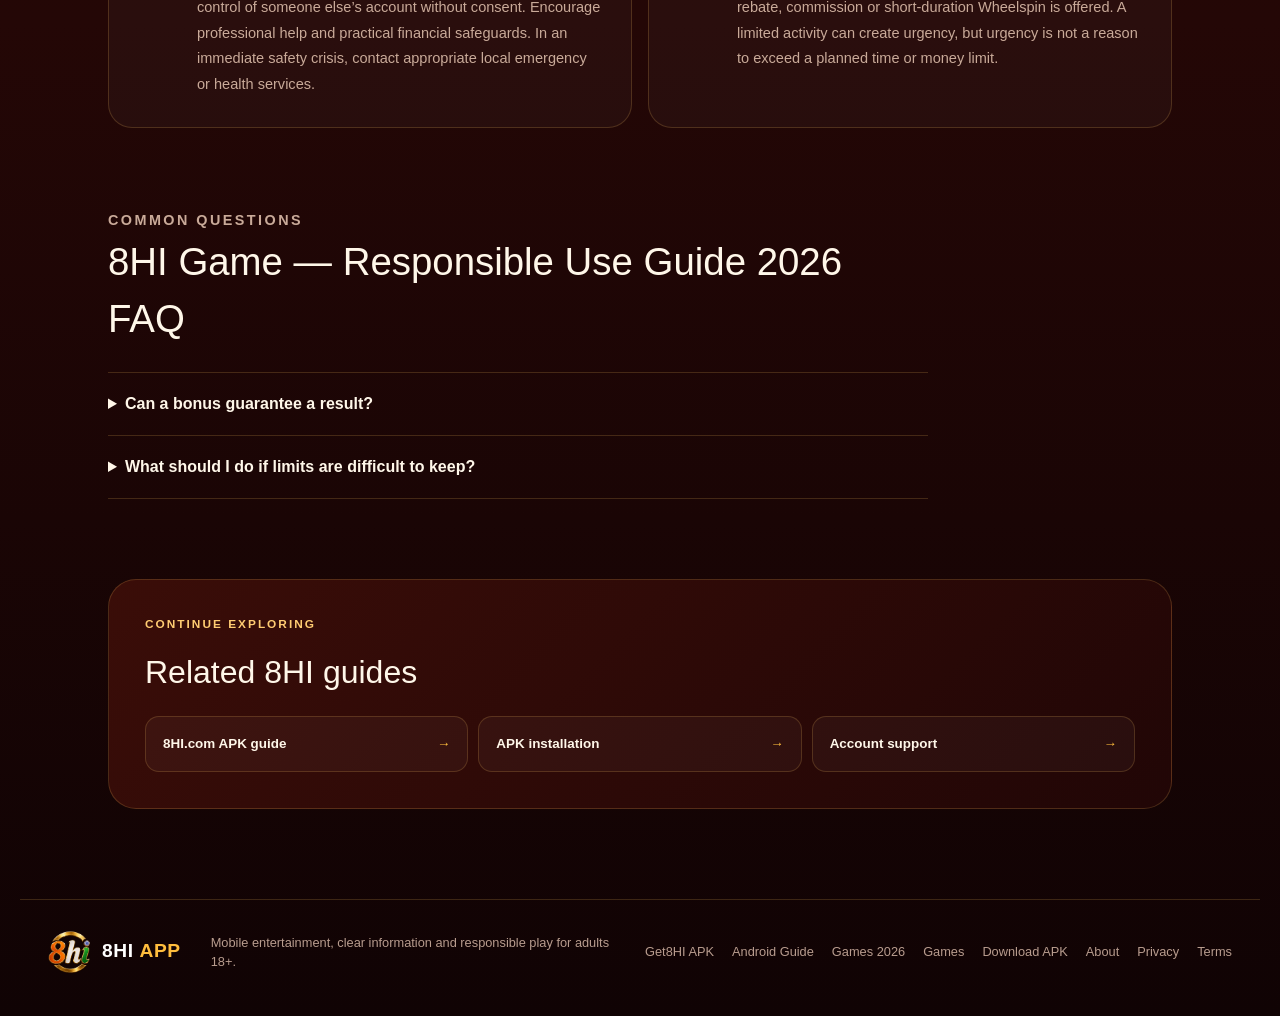
<file: responsible-gaming/index.html>
<!DOCTYPE html><html lang="en-IN"><head><meta charSet="utf-8"/><meta name="viewport" content="width=device-width, initial-scale=1"/><link rel="preload" href="/assets/8hi-mark.png" as="image"/><link rel="stylesheet" href="/_next/static/css/index.BDRPgdrS.css" data-rsc-css-href="/_next/static/css/index.BDRPgdrS.css" data-precedence="vite-rsc/importer-resources"/><link rel="modulepreload" fetchPriority="low" href="/_next/static/chunks/index-BGcl1kzL.js"/><link rel="modulepreload" href="/_next/static/chunks/layout-segment-context-BZ0ORpr4.js" crossorigin=""/><link rel="modulepreload" href="/_next/static/chunks/index-BGcl1kzL.js" />
</head><body><script type="application/ld+json">{"@context":"https://schema.org","@graph":[{"@type":"WebSite","@id":"https://get8hi.com/#website","name":"Get 8HI","alternateName":["8HI","Get 8HI"],"url":"https://get8hi.com/","inLanguage":"en-IN","publisher":{"@id":"https://get8hi.com/#organization"}},{"@type":"Organization","@id":"https://get8hi.com/#organization","name":"Get 8HI","url":"https://get8hi.com/","logo":{"@type":"ImageObject","url":"https://get8hi.com/icon-512.png","width":512,"height":512}}]}</script><main><a class="skip-link" href="#main-content">Skip to content</a><script type="application/ld+json">[{"@context":"https://schema.org","@type":"BreadcrumbList","itemListElement":[{"@type":"ListItem","position":1,"name":"Get 8HI","item":"https://get8hi.com/"},{"@type":"ListItem","position":2,"name":"8HI Game — Responsible Use Guide 2026","item":"https://get8hi.com/responsible-gaming"}]},{"@context":"https://schema.org","@type":"WebPage","name":"8HI Game — Responsible Use Guide 2026","description":"Practical 8HI responsible-use guidance covering time limits, spending boundaries, warning signs and account breaks.","url":"https://get8hi.com/responsible-gaming","datePublished":"2026-08-31","dateModified":"2026-08-31","publisher":{"@type":"Organization","name":"Get 8HI","url":"https://get8hi.com/"}},{"@context":"https://schema.org","@type":"FAQPage","mainEntity":[{"@type":"Question","name":"Can a bonus guarantee a result?","acceptedAnswer":{"@type":"Answer","text":"No."}},{"@type":"Question","name":"What should I do if limits are difficult to keep?","acceptedAnswer":{"@type":"Answer","text":"Stop playing and seek support from a trusted person or qualified service."}}]}]</script><header class="site-header"><a href="/" class="brand" aria-label="Get 8HI home"><img src="/assets/8hi-mark.png" alt="Get 8HI" width="54" height="54"/><span>8HI <b>APP</b></span></a><nav aria-label="Main navigation"><a href="/8hi-com">Games</a><a href="/8hi-app">Download APK</a><a href="/8hi-payment-guide">Bonuses</a><a href="/responsible-gaming">Safe Play</a></nav><a class="nav-cta" href="/8hi-app">Download APK</a></header><article class="content-shell" id="main-content"><nav class="breadcrumbs" aria-label="Breadcrumb"><a href="/">Home</a><span aria-hidden="true">/</span><span>8HI Game — Responsible Use Guide 2026</span></nav><div class="content-hero "><div><p class="eyebrow">Keep entertainment controlled</p><h1>8HI Game — Responsible Use Guide 2026</h1><p>Set personal limits before opening a game and stop when play is no longer comfortable. Bonuses, patterns and previous outcomes never guarantee a future result.</p><small>Published by Get 8HI · Updated 28 August 2026</small></div></div><div class="rich-article-grid"><section><span>01</span><div><h2>Set limits first</h2><p>Choose time and spending boundaries before a session.</p></div></section><section><span>02</span><div><h2>Recognise warning signs</h2><p>Pause if play affects sleep, work, relationships or essential expenses.</p></div></section><section><span>03</span><div><h2>Take action</h2><p>Use a break, speak with someone you trust and seek qualified help when stopping becomes difficult.</p></div></section><section><span>04</span><div><h2>Time planning before a session</h2><p>Choose a start time, stop time and break schedule before opening the app. Short rounds can make elapsed time difficult to notice. Use device reminders and leave when the planned period ends instead of extending the session because of a recent outcome.</p></div></section><section><span>05</span><div><h2>Money boundaries</h2><p>Separate entertainment spending from rent, food, education, healthcare, debt payments and savings. Do not borrow, sell necessary items or increase a limit to recover an earlier result. A rebate, commission or Wheelspin reward does not reduce the uncertainty of future play.</p></div></section><section><span>06</span><div><h2>Behavioural warning signs</h2><p>Warning signs include hiding activity, losing sleep, missing responsibilities, feeling distressed when unable to play and repeatedly trying to recover losses. Recognising several signs is a reason to stop and seek support, not evidence that a new strategy or promotion will solve the problem.</p></div></section><section><span>07</span><div><h2>Account-level actions</h2><p>Use available breaks, limits and self-exclusion controls when needed. Remove saved payment methods, turn off promotional notifications and ask a trusted person for support. Stronger restrictions are appropriate when voluntary reminders are repeatedly ignored.</p></div></section><section><span>08</span><div><h2>Helping another person</h2><p>Speak calmly, focus on observable effects and avoid taking control of someone else’s account without consent. Encourage professional help and practical financial safeguards. In an immediate safety crisis, contact appropriate local emergency or health services.</p></div></section><section><span>09</span><div><h2>Promotion-neutral limits</h2><p>Personal boundaries should remain unchanged when a rebate, commission or short-duration Wheelspin is offered. A limited activity can create urgency, but urgency is not a reason to exceed a planned time or money limit.</p></div></section></div><section class="faq"><p class="eyebrow">Common questions</p><h2>8HI Game — Responsible Use Guide 2026<!-- --> FAQ</h2><details><summary>Can a bonus guarantee a result?</summary><p>No.</p></details><details><summary>What should I do if limits are difficult to keep?</summary><p>Stop playing and seek support from a trusted person or qualified service.</p></details></section><aside class="related"><p class="eyebrow">Continue exploring</p><h2>Related 8HI guides</h2><div><a href="/8hi-app">8HI.com APK guide<span>→</span></a><a href="/8hi-apk-install">APK installation<span>→</span></a><a href="/support">Account support<span>→</span></a></div></aside></article><footer><div class="brand footer-brand"><img src="/assets/8hi-mark.png" alt="" width="44" height="44"/><span>8HI <b>APP</b></span></div><p>Mobile entertainment, clear information and responsible play for adults 18+.</p><div class="footer-links"><a href="/8hi-app">Get8HI APK</a><a href="/8hi-login">Android Guide</a><a href="/8hi-login">Games 2026</a><a href="/8hi-com">Games</a><a href="/8hi-app">Download APK</a><a href="/about">About</a><a href="/privacy">Privacy</a><a href="/terms">Terms</a></div></footer></main><!--$--><!--/$--><div hidden=""><!--$--><div hidden=""><title>8HI Game — Responsible Use Guide 2026 | 8HI.com</title><meta name="description" content="Practical 8HI responsible-use guidance covering time limits, spending boundaries, warning signs and account breaks."><meta name="application-name" content="Get 8HI"><meta name="creator" content="Get 8HI"><meta name="publisher" content="Get 8HI"><meta name="format-detection" content="telephone=no, address=no, email=no"><meta name="category" content="entertainment"><meta name="robots" content="index, follow"><meta name="googlebot" content="index, follow, max-image-preview:large, max-snippet:-1, max-video-preview:-1"><meta property="og:title" content="8HI Game — Responsible Use Guide 2026"><meta property="og:description" content="Practical 8HI responsible-use guidance covering time limits, spending boundaries, warning signs and account breaks."><meta property="og:url" content="https://get8hi.com/responsible-gaming"><meta property="og:type" content="article"><meta property="article:published_time" content="2026-09-07T00:00:00+05:30"><meta property="article:modified_time" content="2026-09-07T00:00:00+05:30"><meta property="article:author" content="Get 8HI"><meta name="twitter:card" content="summary"><meta name="twitter:title" content="8HI Game — Responsible Use Guide 2026"><meta name="twitter:description" content="Practical 8HI responsible-use guidance covering time limits, spending boundaries, warning signs and account breaks."><link rel="shortcut icon" href="/favicon.ico"><link rel="icon" href="/icon-48.png" type="image/png" sizes="48x48"><link rel="icon" href="/icon.png" type="image/png" sizes="96x96"><link rel="icon" href="/icon-192.png" type="image/png" sizes="192x192"><link rel="icon" href="/favicon.ico" type="image/x-icon" sizes="48x48"><link rel="apple-touch-icon" href="/icon-192.png" type="image/png" sizes="192x192"><link rel="manifest" href="/manifest.webmanifest"><link rel="canonical" href="https://get8hi.com/responsible-gaming"></div><!--/$--></div><script src="/download-ready.js" defer></script></body></html>
</file>
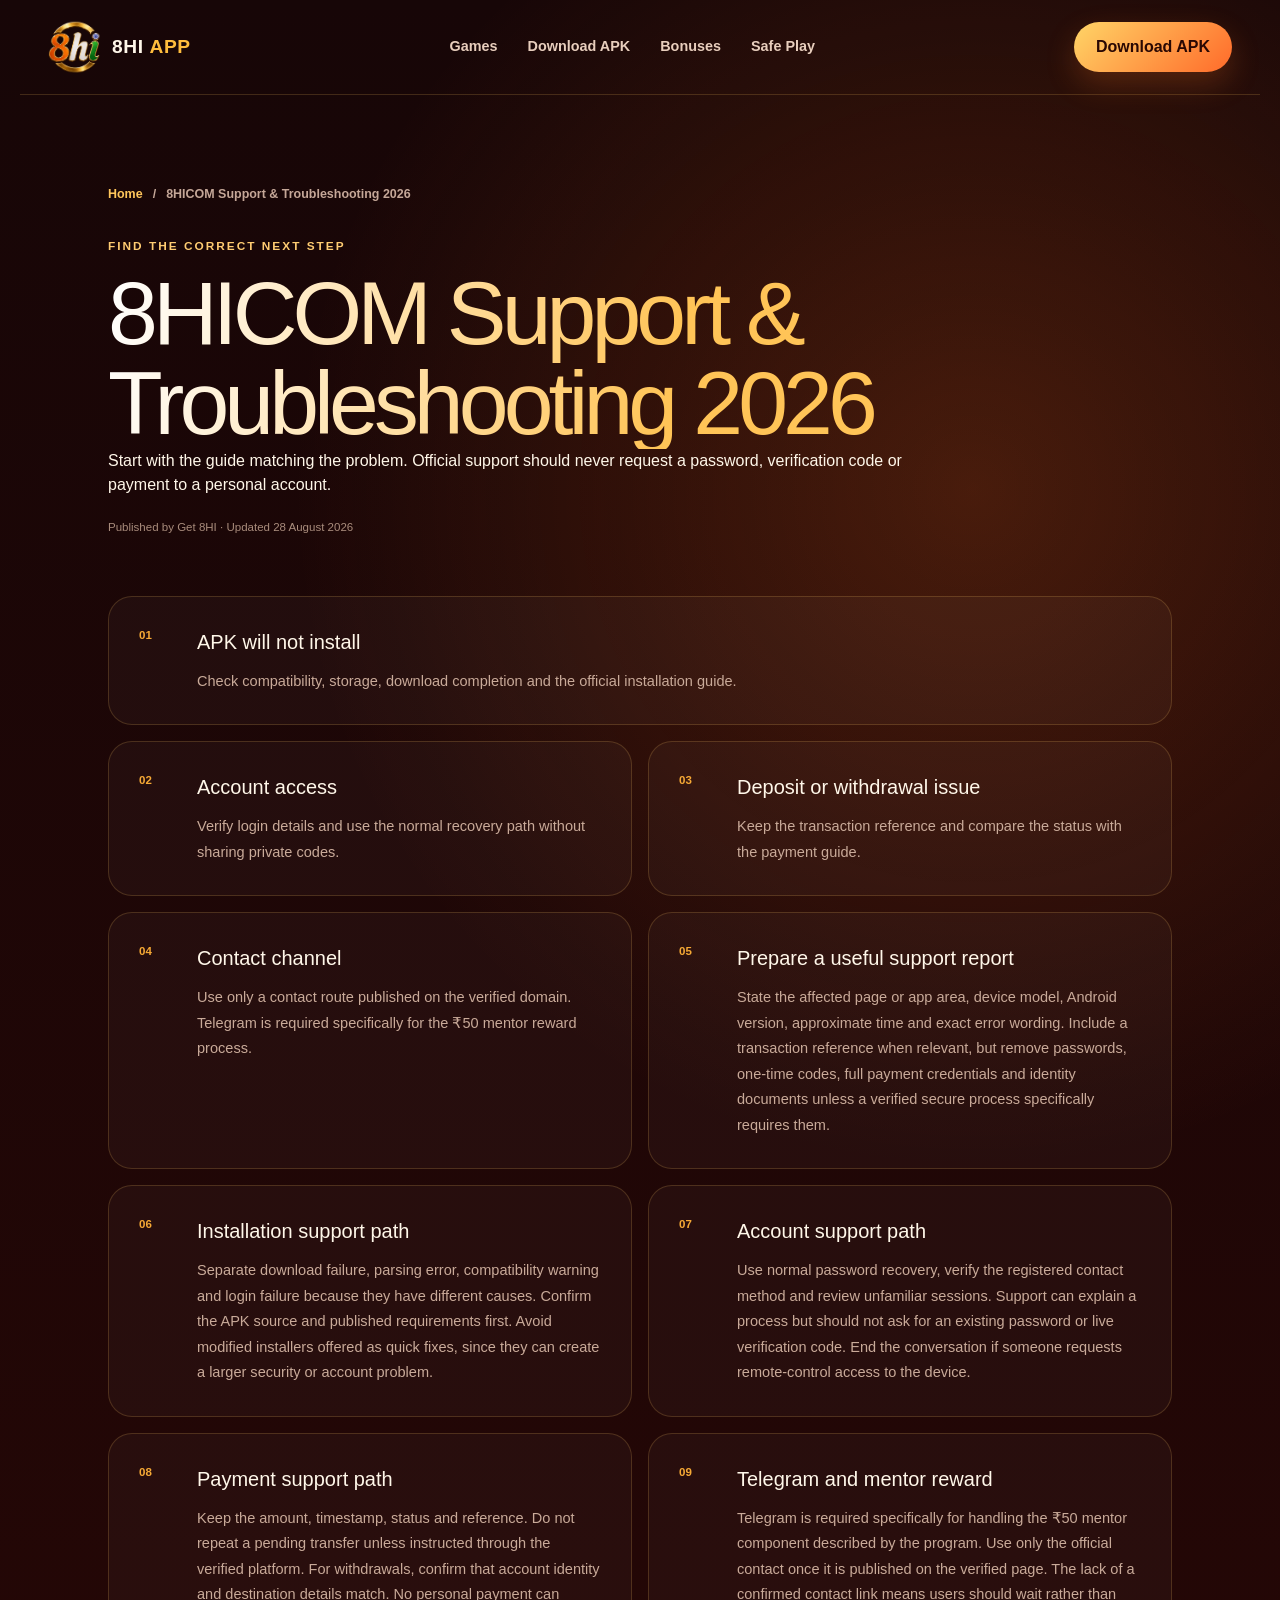
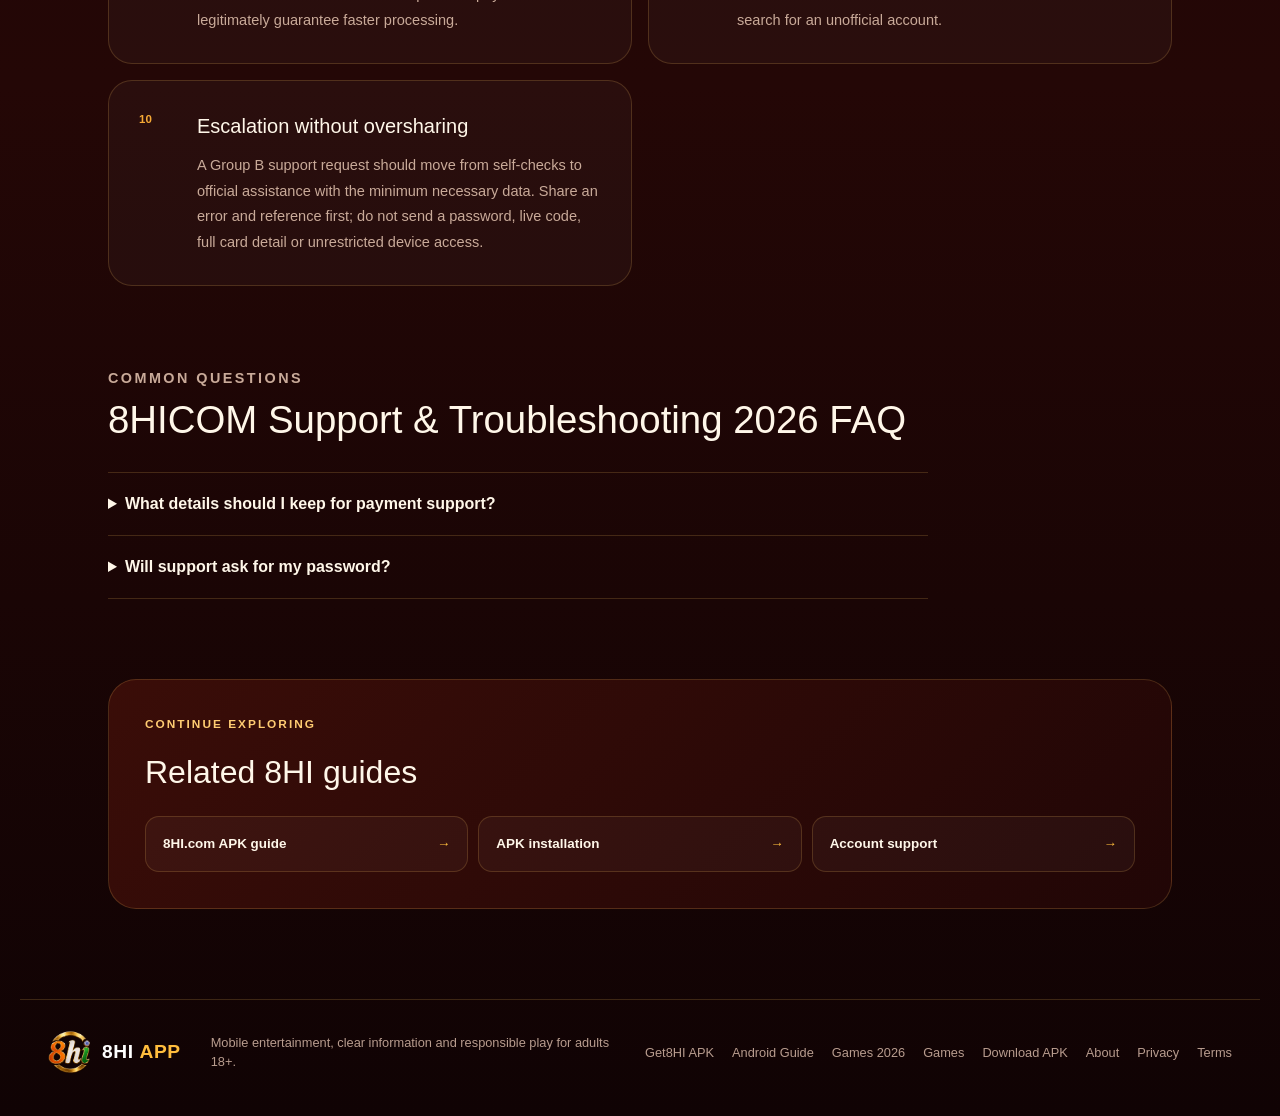
<file: support/index.html>
<!DOCTYPE html><html lang="en-IN"><head><meta charSet="utf-8"/><meta name="viewport" content="width=device-width, initial-scale=1"/><link rel="preload" href="/assets/8hi-mark.png" as="image"/><link rel="stylesheet" href="/_next/static/css/index.BDRPgdrS.css" data-rsc-css-href="/_next/static/css/index.BDRPgdrS.css" data-precedence="vite-rsc/importer-resources"/><link rel="modulepreload" fetchPriority="low" href="/_next/static/chunks/index-BGcl1kzL.js"/><link rel="modulepreload" href="/_next/static/chunks/layout-segment-context-BZ0ORpr4.js" crossorigin=""/><link rel="modulepreload" href="/_next/static/chunks/index-BGcl1kzL.js" />
</head><body><script type="application/ld+json">{"@context":"https://schema.org","@graph":[{"@type":"WebSite","@id":"https://get8hi.com/#website","name":"Get 8HI","alternateName":["8HI","Get 8HI"],"url":"https://get8hi.com/","inLanguage":"en-IN","publisher":{"@id":"https://get8hi.com/#organization"}},{"@type":"Organization","@id":"https://get8hi.com/#organization","name":"Get 8HI","url":"https://get8hi.com/","logo":{"@type":"ImageObject","url":"https://get8hi.com/icon-512.png","width":512,"height":512}}]}</script><main><a class="skip-link" href="#main-content">Skip to content</a><script type="application/ld+json">[{"@context":"https://schema.org","@type":"BreadcrumbList","itemListElement":[{"@type":"ListItem","position":1,"name":"Get 8HI","item":"https://get8hi.com/"},{"@type":"ListItem","position":2,"name":"8HICOM Support & Troubleshooting 2026","item":"https://get8hi.com/support"}]},{"@context":"https://schema.org","@type":"WebPage","name":"8HICOM Support & Troubleshooting 2026","description":"Find 8HICOM help for APK installation, account access, deposits, withdrawals and safer support communication.","url":"https://get8hi.com/support","datePublished":"2026-08-31","dateModified":"2026-08-31","publisher":{"@type":"Organization","name":"Get 8HI","url":"https://get8hi.com/"}},{"@context":"https://schema.org","@type":"FAQPage","mainEntity":[{"@type":"Question","name":"What details should I keep for payment support?","acceptedAnswer":{"@type":"Answer","text":"Keep the transaction reference, time, amount and non-sensitive status information."}},{"@type":"Question","name":"Will support ask for my password?","acceptedAnswer":{"@type":"Answer","text":"No."}}]}]</script><header class="site-header"><a href="/" class="brand" aria-label="Get 8HI home"><img src="/assets/8hi-mark.png" alt="Get 8HI" width="54" height="54"/><span>8HI <b>APP</b></span></a><nav aria-label="Main navigation"><a href="/8hi-com">Games</a><a href="/8hi-app">Download APK</a><a href="/8hi-payment-guide">Bonuses</a><a href="/responsible-gaming">Safe Play</a></nav><a class="nav-cta" href="/8hi-app">Download APK</a></header><article class="content-shell" id="main-content"><nav class="breadcrumbs" aria-label="Breadcrumb"><a href="/">Home</a><span aria-hidden="true">/</span><span>8HICOM Support &amp; Troubleshooting 2026</span></nav><div class="content-hero "><div><p class="eyebrow">Find the correct next step</p><h1>8HICOM Support &amp; Troubleshooting 2026</h1><p>Start with the guide matching the problem. Official support should never request a password, verification code or payment to a personal account.</p><small>Published by Get 8HI · Updated 28 August 2026</small></div></div><div class="rich-article-grid"><section><span>01</span><div><h2>APK will not install</h2><p>Check compatibility, storage, download completion and the official installation guide.</p></div></section><section><span>02</span><div><h2>Account access</h2><p>Verify login details and use the normal recovery path without sharing private codes.</p></div></section><section><span>03</span><div><h2>Deposit or withdrawal issue</h2><p>Keep the transaction reference and compare the status with the payment guide.</p></div></section><section><span>04</span><div><h2>Contact channel</h2><p>Use only a contact route published on the verified domain. Telegram is required specifically for the ₹50 mentor reward process.</p></div></section><section><span>05</span><div><h2>Prepare a useful support report</h2><p>State the affected page or app area, device model, Android version, approximate time and exact error wording. Include a transaction reference when relevant, but remove passwords, one-time codes, full payment credentials and identity documents unless a verified secure process specifically requires them.</p></div></section><section><span>06</span><div><h2>Installation support path</h2><p>Separate download failure, parsing error, compatibility warning and login failure because they have different causes. Confirm the APK source and published requirements first. Avoid modified installers offered as quick fixes, since they can create a larger security or account problem.</p></div></section><section><span>07</span><div><h2>Account support path</h2><p>Use normal password recovery, verify the registered contact method and review unfamiliar sessions. Support can explain a process but should not ask for an existing password or live verification code. End the conversation if someone requests remote-control access to the device.</p></div></section><section><span>08</span><div><h2>Payment support path</h2><p>Keep the amount, timestamp, status and reference. Do not repeat a pending transfer unless instructed through the verified platform. For withdrawals, confirm that account identity and destination details match. No personal payment can legitimately guarantee faster processing.</p></div></section><section><span>09</span><div><h2>Telegram and mentor reward</h2><p>Telegram is required specifically for handling the ₹50 mentor component described by the program. Use only the official contact once it is published on the verified page. The lack of a confirmed contact link means users should wait rather than search for an unofficial account.</p></div></section><section><span>10</span><div><h2>Escalation without oversharing</h2><p>A Group B support request should move from self-checks to official assistance with the minimum necessary data. Share an error and reference first; do not send a password, live code, full card detail or unrestricted device access.</p></div></section></div><section class="faq"><p class="eyebrow">Common questions</p><h2>8HICOM Support &amp; Troubleshooting 2026<!-- --> FAQ</h2><details><summary>What details should I keep for payment support?</summary><p>Keep the transaction reference, time, amount and non-sensitive status information.</p></details><details><summary>Will support ask for my password?</summary><p>No.</p></details></section><aside class="related"><p class="eyebrow">Continue exploring</p><h2>Related 8HI guides</h2><div><a href="/8hi-app">8HI.com APK guide<span>→</span></a><a href="/8hi-apk-install">APK installation<span>→</span></a><a href="/support">Account support<span>→</span></a></div></aside></article><footer><div class="brand footer-brand"><img src="/assets/8hi-mark.png" alt="" width="44" height="44"/><span>8HI <b>APP</b></span></div><p>Mobile entertainment, clear information and responsible play for adults 18+.</p><div class="footer-links"><a href="/8hi-app">Get8HI APK</a><a href="/8hi-login">Android Guide</a><a href="/8hi-login">Games 2026</a><a href="/8hi-com">Games</a><a href="/8hi-app">Download APK</a><a href="/about">About</a><a href="/privacy">Privacy</a><a href="/terms">Terms</a></div></footer></main><!--$--><!--/$--><div hidden=""><!--$--><div hidden=""><title>8HICOM Support &amp; Troubleshooting 2026 | 8HI.com</title><meta name="description" content="Find 8HICOM help for APK installation, account access, deposits, withdrawals and safer support communication."><meta name="application-name" content="Get 8HI"><meta name="creator" content="Get 8HI"><meta name="publisher" content="Get 8HI"><meta name="format-detection" content="telephone=no, address=no, email=no"><meta name="category" content="entertainment"><meta name="robots" content="index, follow"><meta name="googlebot" content="index, follow, max-image-preview:large, max-snippet:-1, max-video-preview:-1"><meta property="og:title" content="8HICOM Support &amp; Troubleshooting 2026"><meta property="og:description" content="Find 8HICOM help for APK installation, account access, deposits, withdrawals and safer support communication."><meta property="og:url" content="https://get8hi.com/support"><meta property="og:type" content="article"><meta property="article:published_time" content="2026-09-07T00:00:00+05:30"><meta property="article:modified_time" content="2026-09-07T00:00:00+05:30"><meta property="article:author" content="Get 8HI"><meta name="twitter:card" content="summary"><meta name="twitter:title" content="8HICOM Support &amp; Troubleshooting 2026"><meta name="twitter:description" content="Find 8HICOM help for APK installation, account access, deposits, withdrawals and safer support communication."><link rel="shortcut icon" href="/favicon.ico"><link rel="icon" href="/icon-48.png" type="image/png" sizes="48x48"><link rel="icon" href="/icon.png" type="image/png" sizes="96x96"><link rel="icon" href="/icon-192.png" type="image/png" sizes="192x192"><link rel="icon" href="/favicon.ico" type="image/x-icon" sizes="48x48"><link rel="apple-touch-icon" href="/icon-192.png" type="image/png" sizes="192x192"><link rel="manifest" href="/manifest.webmanifest"><link rel="canonical" href="https://get8hi.com/support"></div><!--/$--></div><script src="/download-ready.js" defer></script></body></html>
</file>
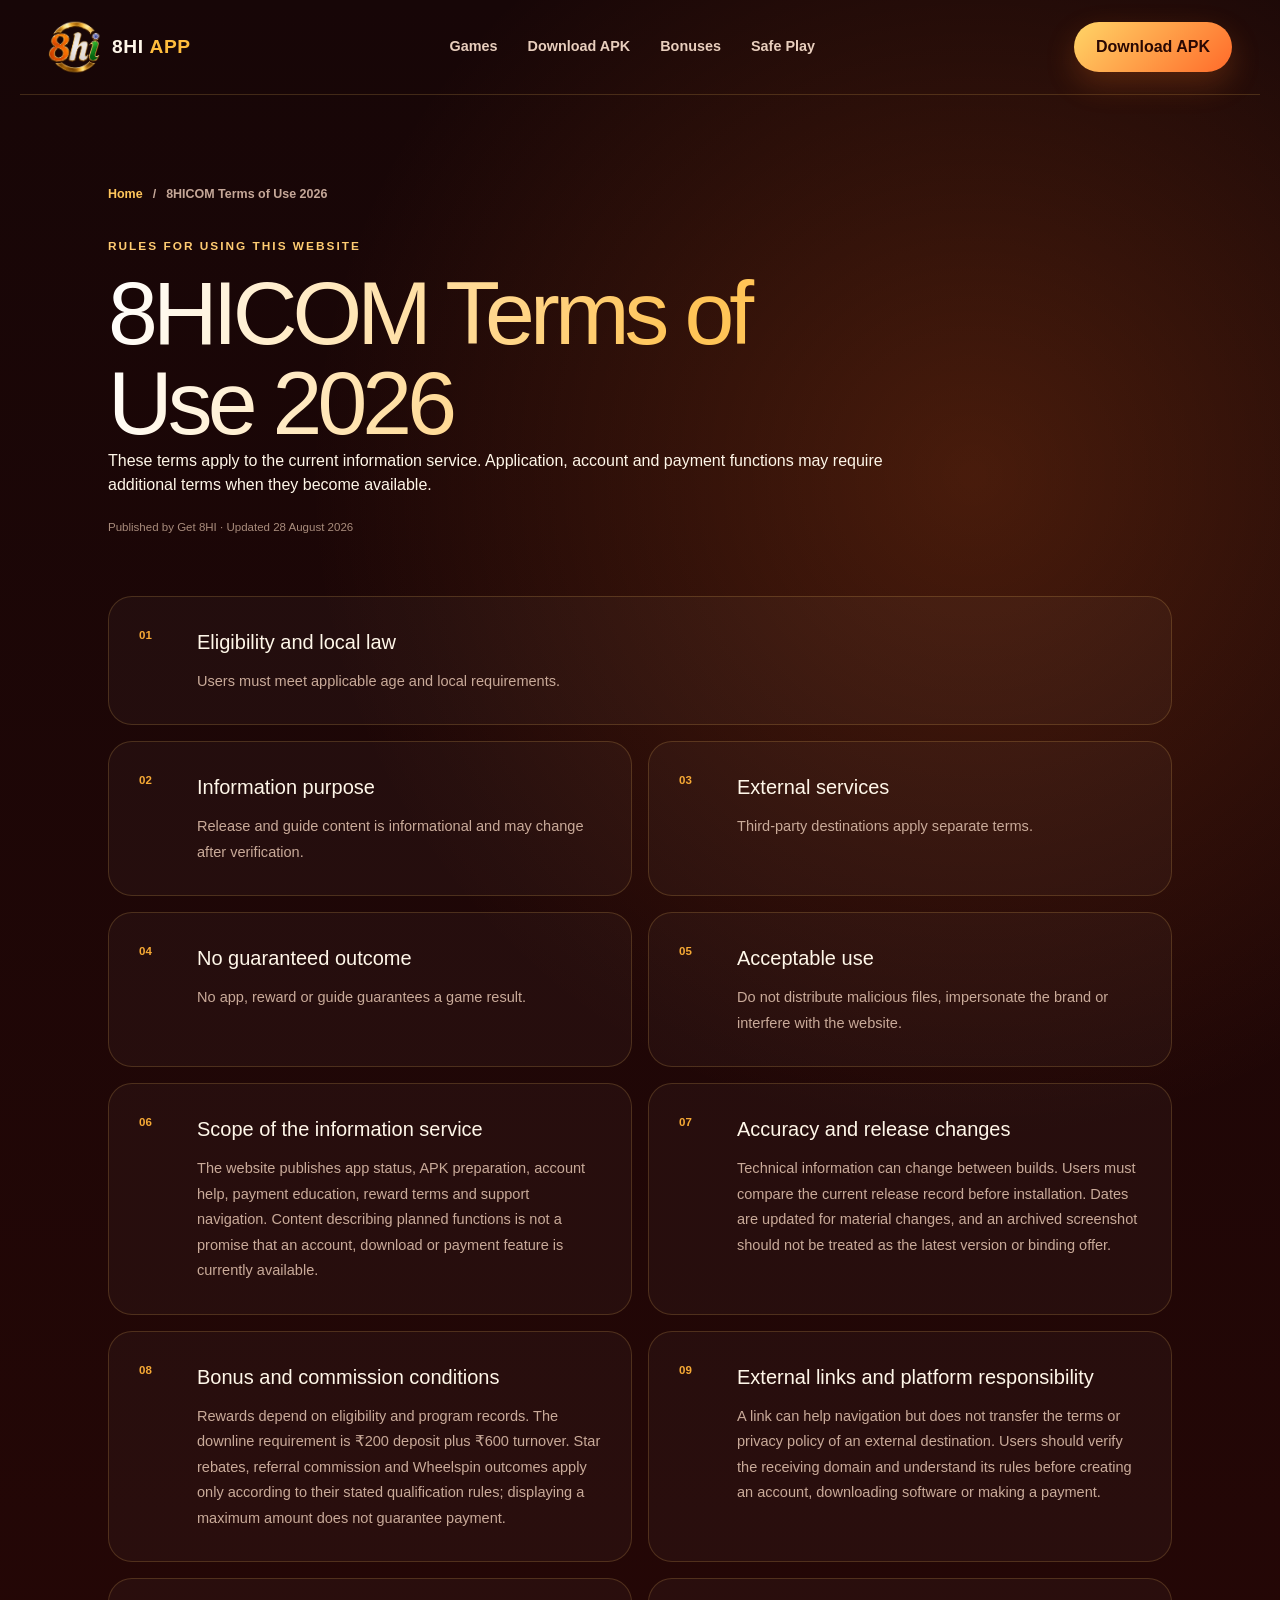
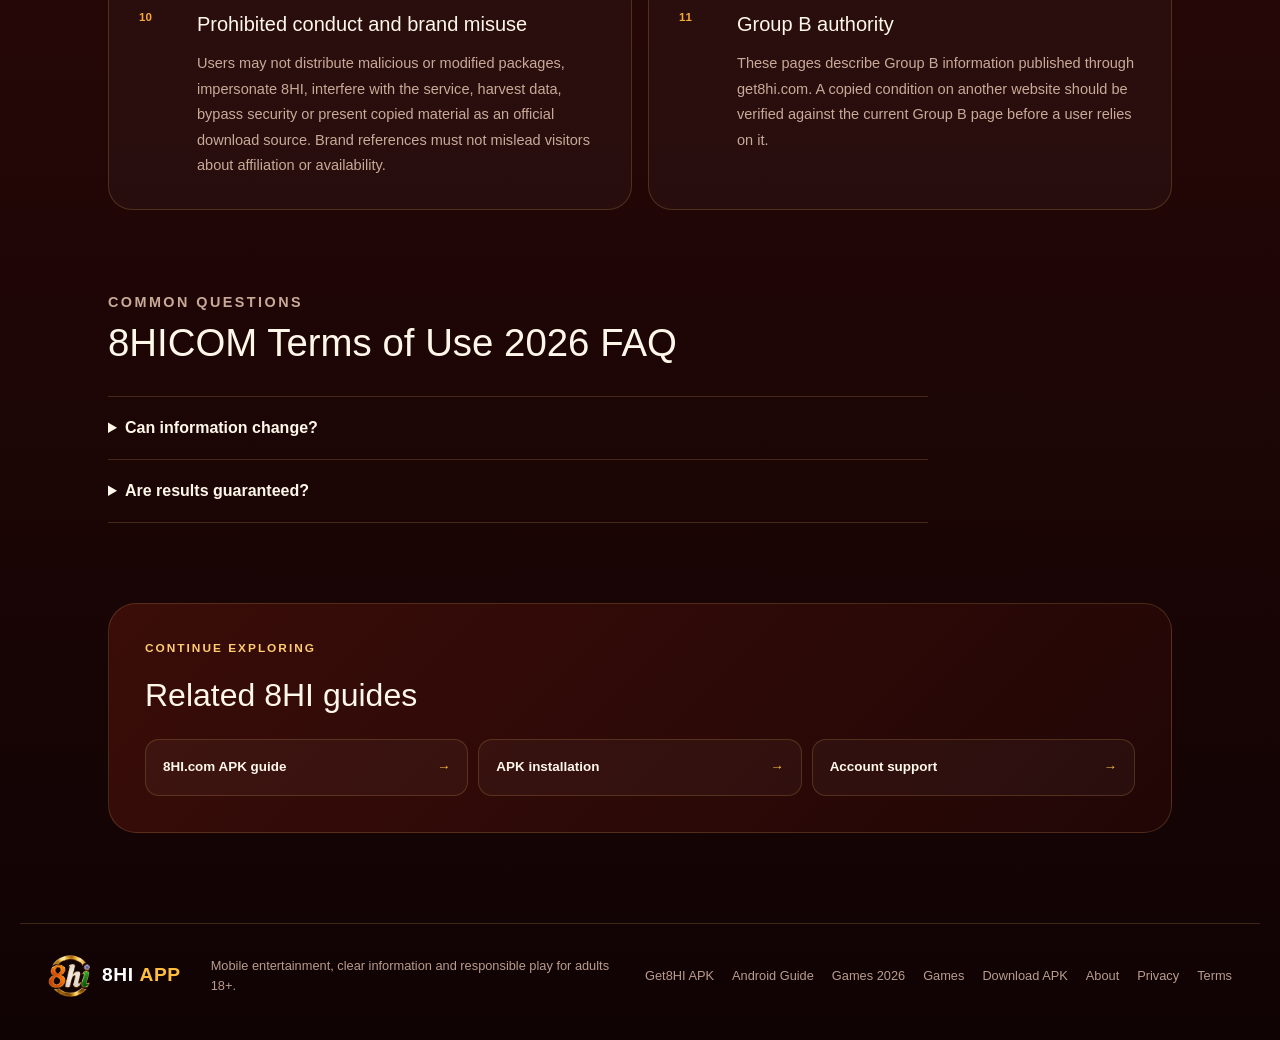
<file: terms/index.html>
<!DOCTYPE html><html lang="en-IN"><head><meta charSet="utf-8"/><meta name="viewport" content="width=device-width, initial-scale=1"/><link rel="preload" href="/assets/8hi-mark.png" as="image"/><link rel="stylesheet" href="/_next/static/css/index.BDRPgdrS.css" data-rsc-css-href="/_next/static/css/index.BDRPgdrS.css" data-precedence="vite-rsc/importer-resources"/><link rel="modulepreload" fetchPriority="low" href="/_next/static/chunks/index-BGcl1kzL.js"/><link rel="modulepreload" href="/_next/static/chunks/layout-segment-context-BZ0ORpr4.js" crossorigin=""/><link rel="modulepreload" href="/_next/static/chunks/index-BGcl1kzL.js" />
</head><body><script type="application/ld+json">{"@context":"https://schema.org","@graph":[{"@type":"WebSite","@id":"https://get8hi.com/#website","name":"Get 8HI","alternateName":["8HI","Get 8HI"],"url":"https://get8hi.com/","inLanguage":"en-IN","publisher":{"@id":"https://get8hi.com/#organization"}},{"@type":"Organization","@id":"https://get8hi.com/#organization","name":"Get 8HI","url":"https://get8hi.com/","logo":{"@type":"ImageObject","url":"https://get8hi.com/icon-512.png","width":512,"height":512}}]}</script><main><a class="skip-link" href="#main-content">Skip to content</a><script type="application/ld+json">[{"@context":"https://schema.org","@type":"BreadcrumbList","itemListElement":[{"@type":"ListItem","position":1,"name":"Get 8HI","item":"https://get8hi.com/"},{"@type":"ListItem","position":2,"name":"8HICOM Terms of Use 2026","item":"https://get8hi.com/terms"}]},{"@context":"https://schema.org","@type":"WebPage","name":"8HICOM Terms of Use 2026","description":"Review eligibility, external links, APK information, accuracy, acceptable use and responsible access for 8HICOM.","url":"https://get8hi.com/terms","datePublished":"2026-08-31","dateModified":"2026-08-31","publisher":{"@type":"Organization","name":"Get 8HI","url":"https://get8hi.com/"}},{"@context":"https://schema.org","@type":"FAQPage","mainEntity":[{"@type":"Question","name":"Can information change?","acceptedAnswer":{"@type":"Answer","text":"Yes. Verified release and service details may be updated."}},{"@type":"Question","name":"Are results guaranteed?","acceptedAnswer":{"@type":"Answer","text":"No."}}]}]</script><header class="site-header"><a href="/" class="brand" aria-label="Get 8HI home"><img src="/assets/8hi-mark.png" alt="Get 8HI" width="54" height="54"/><span>8HI <b>APP</b></span></a><nav aria-label="Main navigation"><a href="/8hi-com">Games</a><a href="/8hi-app">Download APK</a><a href="/8hi-payment-guide">Bonuses</a><a href="/responsible-gaming">Safe Play</a></nav><a class="nav-cta" href="/8hi-app">Download APK</a></header><article class="content-shell" id="main-content"><nav class="breadcrumbs" aria-label="Breadcrumb"><a href="/">Home</a><span aria-hidden="true">/</span><span>8HICOM Terms of Use 2026</span></nav><div class="content-hero "><div><p class="eyebrow">Rules for using this website</p><h1>8HICOM Terms of Use 2026</h1><p>These terms apply to the current information service. Application, account and payment functions may require additional terms when they become available.</p><small>Published by Get 8HI · Updated 28 August 2026</small></div></div><div class="rich-article-grid"><section><span>01</span><div><h2>Eligibility and local law</h2><p>Users must meet applicable age and local requirements.</p></div></section><section><span>02</span><div><h2>Information purpose</h2><p>Release and guide content is informational and may change after verification.</p></div></section><section><span>03</span><div><h2>External services</h2><p>Third-party destinations apply separate terms.</p></div></section><section><span>04</span><div><h2>No guaranteed outcome</h2><p>No app, reward or guide guarantees a game result.</p></div></section><section><span>05</span><div><h2>Acceptable use</h2><p>Do not distribute malicious files, impersonate the brand or interfere with the website.</p></div></section><section><span>06</span><div><h2>Scope of the information service</h2><p>The website publishes app status, APK preparation, account help, payment education, reward terms and support navigation. Content describing planned functions is not a promise that an account, download or payment feature is currently available.</p></div></section><section><span>07</span><div><h2>Accuracy and release changes</h2><p>Technical information can change between builds. Users must compare the current release record before installation. Dates are updated for material changes, and an archived screenshot should not be treated as the latest version or binding offer.</p></div></section><section><span>08</span><div><h2>Bonus and commission conditions</h2><p>Rewards depend on eligibility and program records. The downline requirement is ₹200 deposit plus ₹600 turnover. Star rebates, referral commission and Wheelspin outcomes apply only according to their stated qualification rules; displaying a maximum amount does not guarantee payment.</p></div></section><section><span>09</span><div><h2>External links and platform responsibility</h2><p>A link can help navigation but does not transfer the terms or privacy policy of an external destination. Users should verify the receiving domain and understand its rules before creating an account, downloading software or making a payment.</p></div></section><section><span>10</span><div><h2>Prohibited conduct and brand misuse</h2><p>Users may not distribute malicious or modified packages, impersonate 8HI, interfere with the service, harvest data, bypass security or present copied material as an official download source. Brand references must not mislead visitors about affiliation or availability.</p></div></section><section><span>11</span><div><h2>Group B authority</h2><p>These pages describe Group B information published through get8hi.com. A copied condition on another website should be verified against the current Group B page before a user relies on it.</p></div></section></div><section class="faq"><p class="eyebrow">Common questions</p><h2>8HICOM Terms of Use 2026<!-- --> FAQ</h2><details><summary>Can information change?</summary><p>Yes. Verified release and service details may be updated.</p></details><details><summary>Are results guaranteed?</summary><p>No.</p></details></section><aside class="related"><p class="eyebrow">Continue exploring</p><h2>Related 8HI guides</h2><div><a href="/8hi-app">8HI.com APK guide<span>→</span></a><a href="/8hi-apk-install">APK installation<span>→</span></a><a href="/support">Account support<span>→</span></a></div></aside></article><footer><div class="brand footer-brand"><img src="/assets/8hi-mark.png" alt="" width="44" height="44"/><span>8HI <b>APP</b></span></div><p>Mobile entertainment, clear information and responsible play for adults 18+.</p><div class="footer-links"><a href="/8hi-app">Get8HI APK</a><a href="/8hi-login">Android Guide</a><a href="/8hi-login">Games 2026</a><a href="/8hi-com">Games</a><a href="/8hi-app">Download APK</a><a href="/about">About</a><a href="/privacy">Privacy</a><a href="/terms">Terms</a></div></footer></main><!--$--><!--/$--><div hidden=""><!--$--><div hidden=""><title>8HICOM Terms of Use 2026 | 8HI.com</title><meta name="description" content="Review eligibility, external links, APK information, accuracy, acceptable use and responsible access for 8HICOM."><meta name="application-name" content="Get 8HI"><meta name="creator" content="Get 8HI"><meta name="publisher" content="Get 8HI"><meta name="format-detection" content="telephone=no, address=no, email=no"><meta name="category" content="entertainment"><meta name="robots" content="index, follow"><meta name="googlebot" content="index, follow, max-image-preview:large, max-snippet:-1, max-video-preview:-1"><meta property="og:title" content="8HICOM Terms of Use 2026"><meta property="og:description" content="Review eligibility, external links, APK information, accuracy, acceptable use and responsible access for 8HICOM."><meta property="og:url" content="https://get8hi.com/terms"><meta property="og:type" content="article"><meta property="article:published_time" content="2026-09-07T00:00:00+05:30"><meta property="article:modified_time" content="2026-09-07T00:00:00+05:30"><meta property="article:author" content="Get 8HI"><meta name="twitter:card" content="summary"><meta name="twitter:title" content="8HICOM Terms of Use 2026"><meta name="twitter:description" content="Review eligibility, external links, APK information, accuracy, acceptable use and responsible access for 8HICOM."><link rel="shortcut icon" href="/favicon.ico"><link rel="icon" href="/icon-48.png" type="image/png" sizes="48x48"><link rel="icon" href="/icon.png" type="image/png" sizes="96x96"><link rel="icon" href="/icon-192.png" type="image/png" sizes="192x192"><link rel="icon" href="/favicon.ico" type="image/x-icon" sizes="48x48"><link rel="apple-touch-icon" href="/icon-192.png" type="image/png" sizes="192x192"><link rel="manifest" href="/manifest.webmanifest"><link rel="canonical" href="https://get8hi.com/terms"></div><!--/$--></div><script src="/download-ready.js" defer></script></body></html>
</file>
<file: _next/static/css/index.BDRPgdrS.css>
/*! tailwindcss v4.2.1 | MIT License | https://tailwindcss.com */
@layer theme{:root,:host{--font-sans:ui-sans-serif, system-ui, sans-serif, "Apple Color Emoji", "Segoe UI Emoji", "Segoe UI Symbol", "Noto Color Emoji";--font-mono:ui-monospace, SFMono-Regular, Menlo, Monaco, Consolas, "Liberation Mono", "Courier New", monospace;--spacing:.25rem;--default-font-family:var(--font-sans);--default-mono-font-family:var(--font-mono)}}@layer base{*,:after,:before{box-sizing:border-box;border:0 solid;margin:0;padding:0}::backdrop{box-sizing:border-box;border:0 solid;margin:0;padding:0}::file-selector-button{box-sizing:border-box;border:0 solid;margin:0;padding:0}html,:host{-webkit-text-size-adjust:100%;tab-size:4;line-height:1.5;font-family:var(--default-font-family,ui-sans-serif, system-ui, sans-serif, "Apple Color Emoji", "Segoe UI Emoji", "Segoe UI Symbol", "Noto Color Emoji");font-feature-settings:var(--default-font-feature-settings,normal);font-variation-settings:var(--default-font-variation-settings,normal);-webkit-tap-highlight-color:transparent}hr{height:0;color:inherit;border-top-width:1px}abbr:where([title]){-webkit-text-decoration:underline dotted;text-decoration:underline dotted}h1,h2,h3,h4,h5,h6{font-size:inherit;font-weight:inherit}a{color:inherit;-webkit-text-decoration:inherit;-webkit-text-decoration:inherit;text-decoration:inherit}b,strong{font-weight:bolder}code,kbd,samp,pre{font-family:var(--default-mono-font-family,ui-monospace, SFMono-Regular, Menlo, Monaco, Consolas, "Liberation Mono", "Courier New", monospace);font-feature-settings:var(--default-mono-font-feature-settings,normal);font-variation-settings:var(--default-mono-font-variation-settings,normal);font-size:1em}small{font-size:80%}sub,sup{vertical-align:baseline;font-size:75%;line-height:0;position:relative}sub{bottom:-.25em}sup{top:-.5em}table{text-indent:0;border-color:inherit;border-collapse:collapse}:-moz-focusring{outline:auto}progress{vertical-align:baseline}summary{display:list-item}ol,ul,menu{list-style:none}img,svg,video,canvas,audio,iframe,embed,object{vertical-align:middle;display:block}img,video{max-width:100%;height:auto}button,input,select,optgroup,textarea{font:inherit;font-feature-settings:inherit;font-variation-settings:inherit;letter-spacing:inherit;color:inherit;opacity:1;background-color:#0000;border-radius:0}::file-selector-button{font:inherit;font-feature-settings:inherit;font-variation-settings:inherit;letter-spacing:inherit;color:inherit;opacity:1;background-color:#0000;border-radius:0}:where(select:is([multiple],[size])) optgroup{font-weight:bolder}:where(select:is([multiple],[size])) optgroup option{padding-inline-start:20px}::file-selector-button{margin-inline-end:4px}::placeholder{opacity:1}@supports (not ((-webkit-appearance:-apple-pay-button))) or (contain-intrinsic-size:1px){::placeholder{color:currentColor}@supports (color:color-mix(in lab, red, red)){::placeholder{color:color-mix(in oklab, currentcolor 50%, transparent)}}}textarea{resize:vertical}::-webkit-search-decoration{-webkit-appearance:none}::-webkit-date-and-time-value{min-height:1lh;text-align:inherit}::-webkit-datetime-edit{display:inline-flex}::-webkit-datetime-edit-fields-wrapper{padding:0}::-webkit-datetime-edit{padding-block:0}::-webkit-datetime-edit-year-field{padding-block:0}::-webkit-datetime-edit-month-field{padding-block:0}::-webkit-datetime-edit-day-field{padding-block:0}::-webkit-datetime-edit-hour-field{padding-block:0}::-webkit-datetime-edit-minute-field{padding-block:0}::-webkit-datetime-edit-second-field{padding-block:0}::-webkit-datetime-edit-millisecond-field{padding-block:0}::-webkit-datetime-edit-meridiem-field{padding-block:0}::-webkit-calendar-picker-indicator{line-height:1}:-moz-ui-invalid{box-shadow:none}button,input:where([type=button],[type=reset],[type=submit]){-webkit-appearance:button;appearance:button}::file-selector-button{-webkit-appearance:button;appearance:button}::-webkit-inner-spin-button{height:auto}::-webkit-outer-spin-button{height:auto}[hidden]:where(:not([hidden=until-found])){display:none!important}}@layer components;@layer utilities{.visible{visibility:visible}.start{inset-inline-start:var(--spacing)}.end{inset-inline-end:var(--spacing)}.table{display:table}}:root{--ink:#fff7e9;--muted:#d8bfa9;--wine:#170607;--gold:#ffbd3d;--orange:#ff6a2a;--line:#ffc7602e;--font-body:Arial,sans-serif;--font-display:Arial,sans-serif}*{box-sizing:border-box}html{scroll-behavior:smooth}body{background:var(--wine);color:var(--ink);font-family:var(--font-body),Arial,sans-serif;margin:0}a{color:inherit;text-decoration:none}.skip-link{z-index:100;color:#260705;background:#fff;border-radius:10px;padding:12px 18px;font-weight:900;position:fixed;top:-60px;left:18px}.skip-link:focus{top:18px}:is(a:focus-visible,summary:focus-visible){outline-offset:4px;outline:3px solid #ffd05b}main{background:radial-gradient(circle at 76% 18%,#ff711f33,#0000 28%),linear-gradient(#170607 0%,#240706 62%,#100304 100%);min-height:100vh;overflow:hidden}.site-header{z-index:20;border-bottom:1px solid var(--line);justify-content:space-between;align-items:center;max-width:1240px;margin:auto;padding:20px 28px;display:flex;position:relative}.brand{font-family:var(--font-display);letter-spacing:.03em;align-items:center;gap:10px;font-size:1.2rem;font-weight:800;display:flex}.brand img{object-fit:contain}.brand b{color:var(--gold)}nav{color:#e8cebd;gap:30px;font-size:.9rem;font-weight:700;display:flex}nav a:hover{color:var(--gold)}.nav-cta,.primary-button{background:linear-gradient(135deg,#ffd567,var(--orange));color:#2a0803;border-radius:999px;justify-content:center;align-items:center;padding:13px 22px;font-weight:900;transition:all .2s;display:inline-flex;box-shadow:0 12px 30px #ff761e38}.nav-cta:hover,.primary-button:hover{transform:translateY(-2px);box-shadow:0 16px 38px #ff761e57}.download-direct{min-height:52px;margin-top:26px;padding-inline:28px}.rich-article-grid section[id]{scroll-margin-top:110px}.visual-game-card,.related a,.seo-split a,.footer-links a,.site-header a{cursor:pointer}.hero{grid-template-columns:1.02fr .98fr;align-items:center;max-width:1240px;min-height:680px;margin:auto;padding:62px 28px 70px;display:grid;position:relative}.hero-copy{z-index:3;max-width:650px;position:relative}.eyebrow{color:#ffcc72;letter-spacing:.17em;text-transform:uppercase;margin:0 0 14px;font-size:.74rem;font-weight:900}.hero h1{font-family:var(--font-display);letter-spacing:-.055em;margin:0;font-size:clamp(3.1rem,6vw,6rem);line-height:.98}.hero h1 span{background:linear-gradient(100deg,#fff1bd,#ffae31 55%,#ff7130);color:#0000;-webkit-background-clip:text;display:block}.hero-text{max-width:590px;color:var(--muted);margin:24px 0 0;font-size:1.08rem;line-height:1.75}.hero-actions{gap:13px;margin-top:32px;display:flex}.secondary-button{background:#ffffff0a;border:1px solid #ffd68d47;border-radius:999px;justify-content:center;align-items:center;padding:13px 22px;font-weight:800;display:inline-flex}.trust-row{color:#caa992;gap:22px;margin-top:34px;font-size:.78rem;font-weight:700;display:flex}.trust-row span:before{content:"✓";color:var(--gold);margin-right:7px}.hero-visual{place-items:center;min-height:540px;display:grid;position:relative}.logo-stage{z-index:3;filter:drop-shadow(0 35px 45px #0000007a);width:min(460px,82vw);position:relative}.logo-stage img{width:100%;height:auto}.brand-orbit{border:1px solid #ffbc3d40;border-radius:50%;position:absolute}.orbit-one{width:520px;height:520px}.orbit-two{border-style:dashed;width:420px;height:420px;animation:30s linear infinite spin}.hero-glow{filter:blur(140px);opacity:.18;background:#dd4d11;border-radius:50%;width:440px;height:440px;position:absolute;top:16%;right:4%}.floating-card{z-index:4;-webkit-backdrop-filter:blur(10px);backdrop-filter:blur(10px);background:#1f0607bd;border:1px solid #ffd27e40;border-radius:16px;padding:13px 18px;position:absolute;box-shadow:0 15px 40px #0000004d}.floating-card small{color:#caa992;letter-spacing:.14em;font-size:.58rem;display:block}.floating-card strong{color:#ffd56c;margin-top:4px;display:block}.card-a{top:22%;right:1%}.card-b{bottom:20%;left:0}@keyframes spin{to{transform:rotate(360deg)}}.game-section{max-width:1240px;margin:auto;padding:76px 28px}.section-heading{justify-content:space-between;align-items:end;margin-bottom:28px;display:flex}.section-heading h2,.download-band h2{font-family:var(--font-display);letter-spacing:-.04em;margin:0;font-size:clamp(2rem,4vw,3.2rem)}.section-heading>a{color:#ffcc72;font-weight:800}.game-grid{grid-template-columns:repeat(4,1fr);gap:14px;display:grid}.game-card{border:1px solid var(--line);background:linear-gradient(145deg,#fff1,#ffffff04);border-radius:22px;align-items:center;gap:14px;min-height:126px;padding:20px;transition:all .2s;display:flex}.game-card:hover{background:#ff8d2d17;border-color:#ffc55880;transform:translateY(-4px)}.game-icon{color:#3b0c05;background:linear-gradient(145deg,#ffce5a,#e65018);border-radius:15px;place-items:center;width:48px;height:48px;font-size:1.3rem;display:grid}.game-card h3{font-family:var(--font-display);margin:0}.game-card p{color:#bd9f8e;margin:5px 0 0;font-size:.76rem}.arrow{color:#f9bd58;margin-left:auto}.download-band{background:radial-gradient(circle at 85% 15%,#ffb23033,#0000 35%),linear-gradient(135deg,#3b0d08,#220606);border:1px solid #ffc65b40;border-radius:30px;justify-content:space-between;align-items:center;gap:30px;max-width:1184px;margin:30px auto 80px;padding:42px 46px;display:flex}.download-band p:not(.eyebrow){max-width:670px;color:var(--muted);line-height:1.7}footer{border-top:1px solid var(--line);color:#b89c8e;grid-template-columns:auto minmax(220px,1fr) minmax(360px,auto);align-items:center;gap:30px;max-width:1240px;margin:auto;padding:30px 28px 42px;font-size:.8rem;display:grid}.footer-brand{color:#fff}.footer-links{flex-wrap:wrap;justify-content:flex-end;gap:12px 18px;display:flex}.footer-links a:hover{color:var(--gold)}@media (max-width:900px){body{padding-bottom:78px}.site-header nav{z-index:80;-webkit-backdrop-filter:blur(16px);backdrop-filter:blur(16px);background:#160507f0;border:1px solid #ffcf6940;border-radius:18px;justify-content:space-around;gap:3px;padding:7px;display:flex;position:fixed;bottom:10px;left:12px;right:12px;box-shadow:0 16px 40px #0000008c}.site-header nav a{text-align:center;border-radius:12px;flex:1;place-items:center;min-height:44px;padding:7px;font-size:.7rem;display:grid}:is(.site-header nav a:hover,.site-header nav a:focus-visible){color:var(--gold);background:#ffbe401f}.hero{grid-template-columns:1fr;padding-top:55px}.hero-copy{text-align:center;margin:auto}.hero-actions,.trust-row{justify-content:center}.hero-visual{min-height:430px}.game-grid{grid-template-columns:repeat(2,1fr)}.download-band{margin-inline:20px}.site-header{padding-inline:20px}footer{text-align:center;grid-template-columns:1fr}.footer-brand,.footer-links{justify-content:center}}@media (max-width:600px){.site-header{padding-block:12px}.brand img{width:44px;height:44px}.brand span{font-size:.95rem}.nav-cta{min-height:44px;padding:10px 14px;font-size:.75rem}.hero{min-height:auto;padding:45px 18px 34px}.hero h1{font-size:clamp(2.7rem,15vw,3.5rem)}.hero-text{font-size:.94rem;line-height:1.65}.hero-actions{flex-direction:column}.primary-button,.secondary-button{width:100%;min-height:48px}.trust-row{flex-wrap:wrap;gap:10px 16px}.hero-visual{min-height:330px}.logo-stage{width:min(300px,75vw)}.orbit-one{width:310px;height:310px}.orbit-two{width:260px;height:260px}.floating-card{display:none}.game-section{padding:50px 18px}.section-heading{align-items:start;gap:20px}.section-heading h2{font-size:2rem}.section-heading>a{white-space:nowrap;font-size:.72rem}.game-grid{grid-template-columns:1fr}.download-band{flex-direction:column;align-items:flex-start;margin-inline:14px;padding:28px 22px}.download-band .primary-button{width:auto}footer{padding-inline:20px}.footer-links{gap:10px 14px}}@media (prefers-reduced-motion:reduce){html{scroll-behavior:auto}.orbit-two{animation:none}*{transition:none!important}}.content-shell{max-width:1120px;margin:auto;padding:90px 28px}.content-hero{max-width:800px;margin-bottom:60px}.content-hero h1{font-family:var(--font-display);letter-spacing:-.055em;background:linear-gradient(100deg,#fff,#ffc457 70%);color:#0000;-webkit-background-clip:text;margin:0;font-size:clamp(3rem,7vw,5.6rem);line-height:1}.content-hero>p:last-child{max-width:730px;color:var(--muted);margin-top:24px;font-size:1.08rem;line-height:1.8}.article-grid{grid-template-columns:repeat(3,1fr);gap:16px;display:grid}.article-grid section{border:1px solid var(--line);background:#ffffff09;border-radius:24px;gap:18px;padding:28px;display:flex}.article-grid section>span{color:#f6a935;font-size:.7rem;font-weight:900}.article-grid h2{font-family:var(--font-display);margin:0 0 12px;font-size:1.2rem}.article-grid p,.faq p,.page-cta p{color:#c9aa99;margin:0;font-size:.9rem;line-height:1.7}.faq{max-width:820px;margin:80px 0}.faq h2,.page-cta h2{font-family:var(--font-display);margin:0 0 24px;font-size:2.4rem}.faq details{border-top:1px solid var(--line);padding:19px 0}.faq details:last-child{border-bottom:1px solid var(--line)}.faq summary{cursor:pointer;font-weight:800}.faq details p{padding-top:12px}.page-cta{border:1px solid var(--line);background:linear-gradient(135deg,#3b0d08,#220606);border-radius:28px;justify-content:space-between;align-items:center;gap:30px;margin-top:70px;padding:38px 42px;display:flex}.page-cta h2{margin-bottom:9px}@media (max-width:780px){.content-shell{padding:60px 20px}.article-grid{grid-template-columns:1fr}.page-cta{flex-direction:column;align-items:flex-start;padding:30px 24px}}.proof-strip{grid-template-columns:repeat(4,1fr);max-width:1184px;margin:0 auto;padding:0 28px;display:grid}.proof-strip>div{border-top:1px solid var(--line);border-bottom:1px solid var(--line);align-items:center;gap:12px;padding:24px;display:flex}.proof-strip strong{font-family:var(--font-display);color:var(--gold);font-size:1.35rem}.proof-strip span{color:#c7aa99;font-size:.82rem;font-weight:700}.visual-game-grid{grid-template-columns:repeat(4,1fr);gap:16px;display:grid}.visual-game-card{border:1px solid var(--line);background:#240707;border-radius:26px;min-height:390px;position:relative;overflow:hidden}.visual-game-card img{object-fit:cover;width:100%;height:100%;transition:transform .45s}.visual-game-card:hover img{transform:scale(1.045)}.game-shade{background:linear-gradient(#0000 30%,#110203f2 100%);position:absolute;inset:0}.visual-game-card>div{position:absolute;bottom:22px;left:22px;right:22px}.visual-game-card p{color:#e0bda3;margin:0 0 5px;font-size:.72rem}.visual-game-card h3{font-family:var(--font-display);margin:0 0 12px;font-size:1.55rem}.visual-game-card b{color:#ffc75c;font-size:.76rem}.story-section{grid-template-columns:.9fr 1.1fr;gap:80px;max-width:1184px;margin:auto;padding:90px 28px;display:grid}.story-intro h2,.guide-section h2,.seo-split h2,.faq-home h2{font-family:var(--font-display);letter-spacing:-.04em;margin:0;font-size:clamp(2.2rem,4vw,3.4rem)}.story-intro>p:last-child,.seo-split p{color:var(--muted);line-height:1.8}.feature-list article{border-top:1px solid var(--line);grid-template-columns:46px 1fr;gap:18px;padding:25px 0;display:grid}.feature-list article:last-child{border-bottom:1px solid var(--line)}.feature-list span{color:var(--gold);font-size:.75rem;font-weight:900}.feature-list h3{font-family:var(--font-display);margin:0 0 9px}.feature-list p,.step-grid p{color:#c4a797;margin:0;font-size:.87rem;line-height:1.65}.guide-section{max-width:1184px;margin:auto;padding:70px 28px 95px}.step-grid{grid-template-columns:repeat(3,1fr);gap:16px;display:grid}.step-grid article{border:1px solid var(--line);background:#ffffff08;border-radius:24px;padding:30px}.step-grid b{color:#2c0804;background:#f3a92c;border-radius:50%;place-items:center;width:42px;height:42px;display:grid}.step-grid h3{font-family:var(--font-display);margin:25px 0 10px}.seo-split{border:1px solid var(--line);border-radius:30px;grid-template-columns:1fr 1fr;max-width:1184px;margin:auto;display:grid;overflow:hidden}.seo-split>div{padding:48px}.seo-split>div+div{border-left:1px solid var(--line);background:#ffffff06}.seo-split a{color:#ffc75c;margin-top:18px;font-weight:800;display:inline-block}.faq-home{max-width:900px;margin:auto;padding:100px 28px}.faq-home h2{margin-bottom:32px}.faq-home details{border-top:1px solid var(--line);padding:21px 0}.faq-home details:last-child{border-bottom:1px solid var(--line)}.faq-home summary{cursor:pointer;font-weight:800}.faq-home details p{color:var(--muted);line-height:1.7}@media (max-width:1000px){.visual-game-grid{grid-template-columns:repeat(2,1fr)}.story-section{grid-template-columns:1fr;gap:35px}.proof-strip{grid-template-columns:repeat(2,1fr)}}@media (max-width:650px){.proof-strip{grid-template-columns:1fr;padding-inline:18px}.proof-strip>div{padding:18px 16px}.visual-game-grid,.step-grid,.seo-split{grid-template-columns:1fr}.visual-game-card{min-height:315px}.seo-split{margin-inline:14px}.seo-split>div{padding:30px 22px}.seo-split>div+div{border-left:0;border-top:1px solid var(--line)}.story-section{padding:60px 18px}.guide-section{padding:50px 18px 70px}.step-grid article{padding:25px}.faq-home{padding:70px 18px}.content-shell{padding:45px 18px}.content-hero h1{font-size:clamp(2.55rem,13vw,4rem)}.rich-article-grid section{grid-template-columns:34px 1fr;padding:24px 20px}.related{padding:28px 20px}.faq h2{font-size:2rem}}.breadcrumbs{color:#c5a798;align-items:center;gap:10px;margin-bottom:34px;font-size:.78rem;display:flex}.breadcrumbs a{color:#ffc65b;font-weight:800}.content-hero.with-image{border-bottom:1px solid var(--line);grid-template-columns:1fr 250px;align-items:center;gap:48px;max-width:100%;padding-bottom:35px;display:grid}.content-hero.with-image>div{max-width:800px}.content-hero.with-image>img{object-fit:cover;border:1px solid var(--line);border-radius:28px;width:250px;height:250px;box-shadow:0 24px 55px #0000004d}.content-hero small{color:#a98c7c;margin-top:22px;font-size:.72rem;display:block}.rich-article-grid{grid-template-columns:1fr 1fr;gap:16px;display:grid}.rich-article-grid section{border:1px solid var(--line);background:#ffffff08;border-radius:24px;grid-template-columns:44px 1fr;gap:14px;padding:30px;display:grid}.rich-article-grid section:first-child{grid-column:1/-1}.rich-article-grid section>span{color:#f6a935;font-size:.72rem;font-weight:900}.rich-article-grid h2{font-family:var(--font-display);margin:0 0 12px;font-size:1.25rem}.rich-article-grid p{color:#c9aa99;margin:0;font-size:.91rem;line-height:1.75}.rich-article-grid ul{color:#e1c6b4;margin:17px 0 0;padding-left:18px;font-size:.86rem;line-height:1.8}.related{border:1px solid var(--line);background:linear-gradient(135deg,#3a0d08,#210606);border-radius:28px;margin-top:70px;padding:36px}.related h2{font-family:var(--font-display);margin:0 0 20px;font-size:2rem}.related>div{grid-template-columns:repeat(3,1fr);gap:10px;display:grid}.related a{border:1px solid var(--line);background:#ffffff09;border-radius:14px;justify-content:space-between;gap:12px;padding:17px;font-size:.84rem;font-weight:800;display:flex}.related a:hover{border-color:#f5b747}.related span{color:var(--gold)}@media (max-width:780px){.content-hero.with-image{grid-template-columns:1fr}.content-hero.with-image>img{width:180px;height:180px}.rich-article-grid{grid-template-columns:1fr}.rich-article-grid section:first-child{grid-column:auto}.related>div{grid-template-columns:1fr}}
</file>
